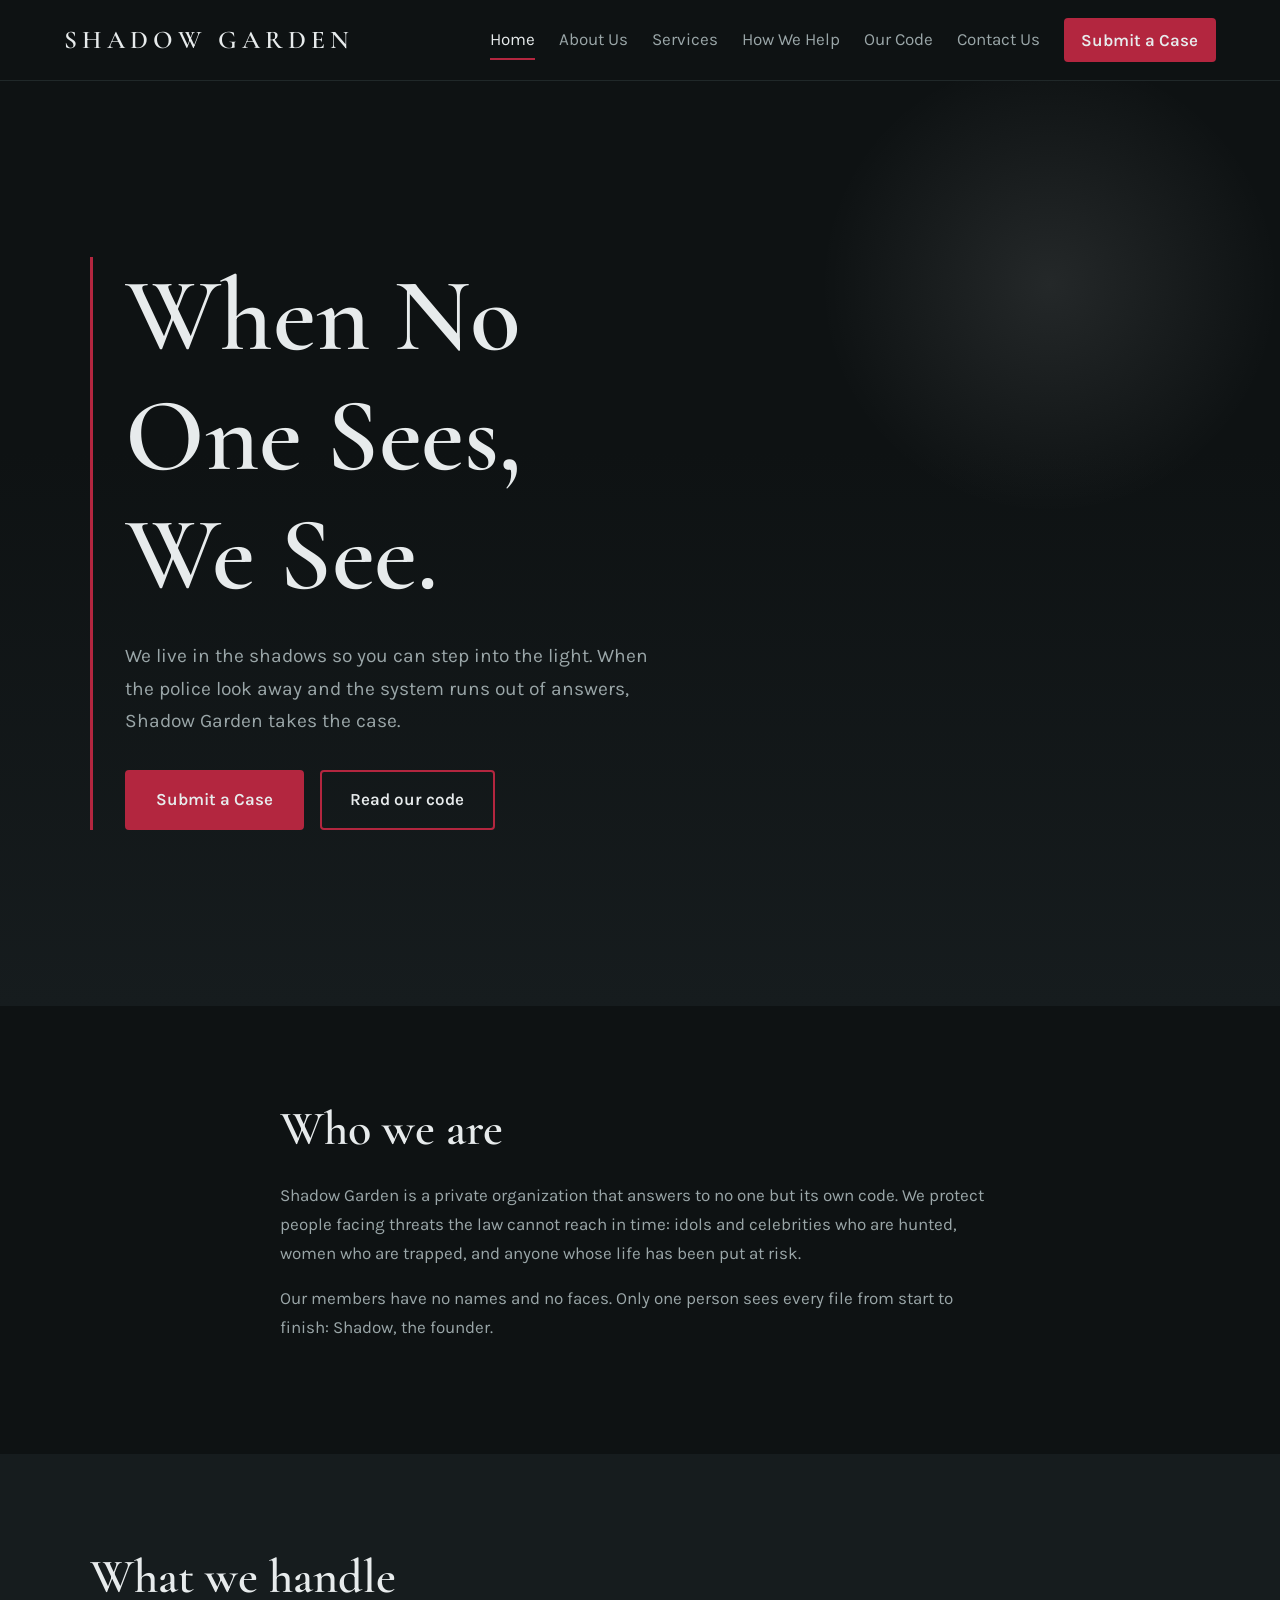
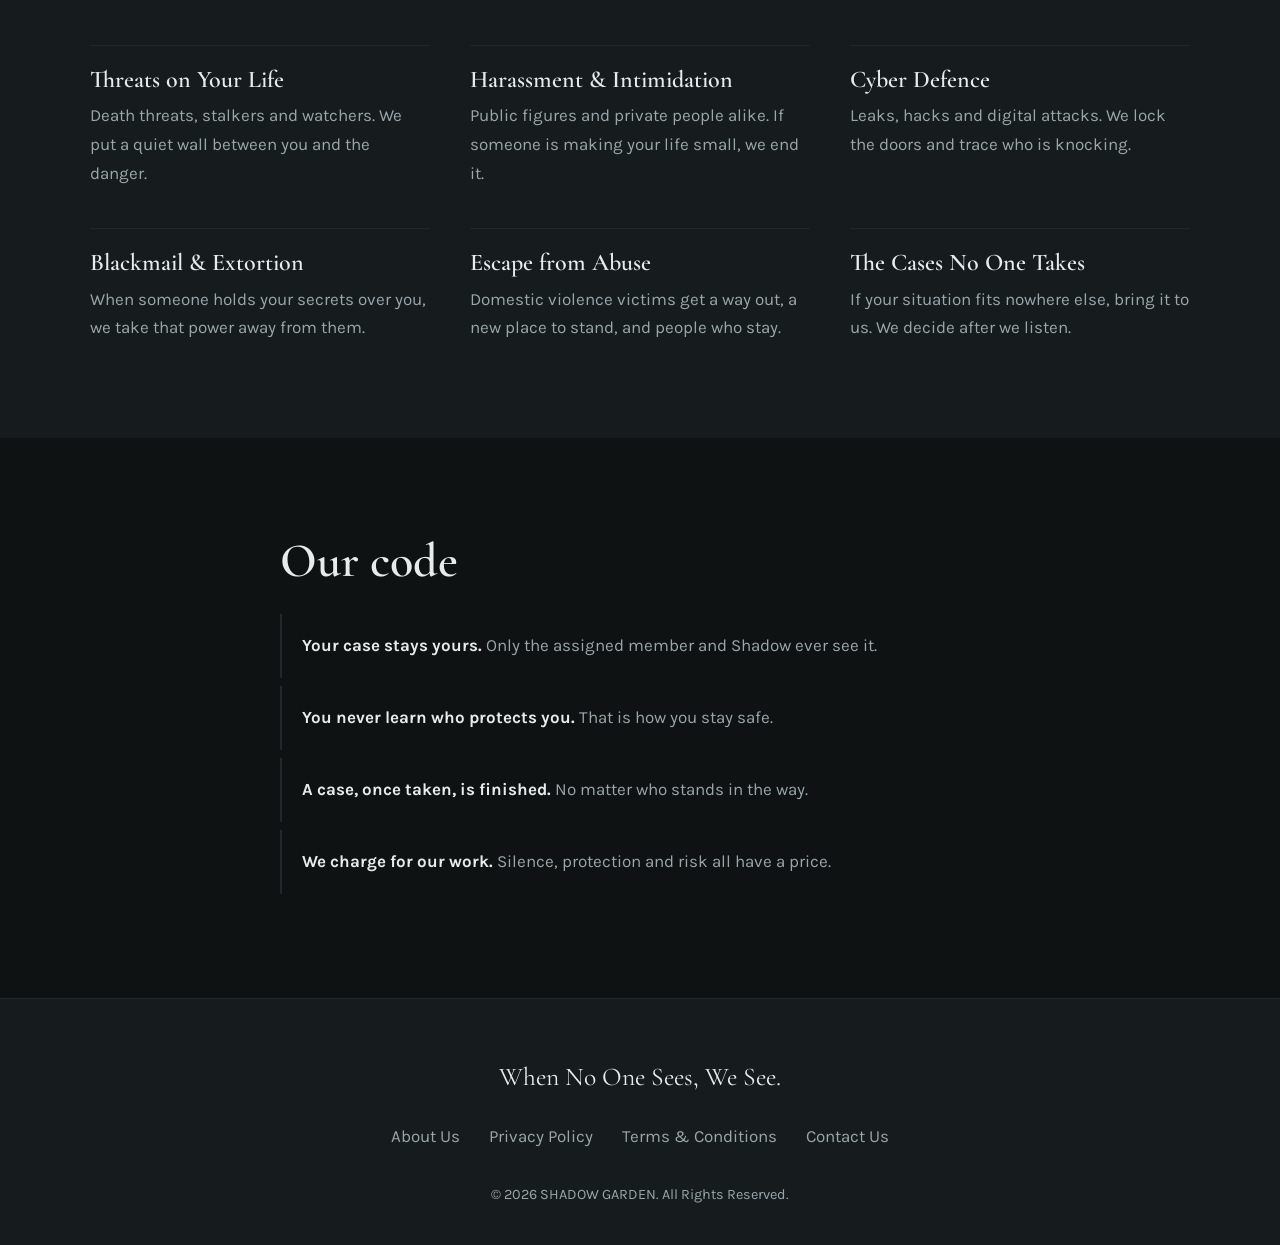
<file: index.html>
<!DOCTYPE html>
<html lang="en">
<head>
    <meta charset="UTF-8">
    <meta name="viewport" content="width=device-width, initial-scale=1.0">
    <meta name="description" content="SHADOW GARDEN is a private organization that takes the cases no one else will. Fictional project.">
    <title>SHADOW GARDEN | When No One Sees, We See.</title>
    <link rel="preconnect" href="https://fonts.googleapis.com">
    <link rel="preconnect" href="https://fonts.gstatic.com" crossorigin>
    <link href="https://fonts.googleapis.com/css2?family=Cormorant+Garamond:wght@500;600&family=Karla:wght@400;600&display=swap" rel="stylesheet">
    <link rel="stylesheet" href="css/style.css">
</head>
<body>

    <header class="site-header">
        <a class="logo" href="index.html" aria-label="SHADOW GARDEN home">SHADOW GARDEN</a>

        <nav class="main-nav" aria-label="Main navigation">
            <a href="index.html" aria-current="page">Home</a>
            <a href="aboutus.html">About Us</a>
            <a href="services.html">Services</a>
            <a href="how-we-help.html">How We Help</a>
            <a href="our-code.html">Our Code</a>
            <a href="contact.html">Contact Us</a>
            <a class="nav-cta" href="submit-case.html">Submit a Case</a>
        </nav>
    </header>

    <main>

        <section class="hero">
            <div class="hero-inner">
                <h1>When No One Sees, We See.</h1>
                <p class="hero-text">
                    We live in the shadows so you can step into the light.
                    When the police look away and the system runs out of answers,
                    Shadow Garden takes the case.
                </p>
                <div class="hero-actions">
                    <a class="btn btn-primary" href="submit-case.html">Submit a Case</a>
                    <a class="btn btn-ghost" href="our-code.html">Read our code</a>
                </div>
            </div>
        </section>

        <section class="about" id="who-we-are">
            <div class="container narrow">
                <h2>Who we are</h2>
                <p>
                    Shadow Garden is a private organization that answers to no one
                    but its own code. We protect people facing threats the law cannot
                    reach in time: idols and celebrities who are hunted, women who
                    are trapped, and anyone whose life has been put at risk.
                </p>
                <p>
                    Our members have no names and no faces. Only one person sees every
                    file from start to finish: Shadow, the founder.
                </p>
            </div>
        </section>

        <section class="services" id="services">
            <div class="container">
                <h2>What we handle</h2>
                <div class="service-grid">

                    <article class="service">
                        <h3>Threats on Your Life</h3>
                        <p>Death threats, stalkers and watchers. We put a quiet wall between you and the danger.</p>
                    </article>

                    <article class="service">
                        <h3>Harassment &amp; Intimidation</h3>
                        <p>Public figures and private people alike. If someone is making your life small, we end it.</p>
                    </article>

                    <article class="service">
                        <h3>Cyber Defence</h3>
                        <p>Leaks, hacks and digital attacks. We lock the doors and trace who is knocking.</p>
                    </article>

                    <article class="service">
                        <h3>Blackmail &amp; Extortion</h3>
                        <p>When someone holds your secrets over you, we take that power away from them.</p>
                    </article>

                    <article class="service">
                        <h3>Escape from Abuse</h3>
                        <p>Domestic violence victims get a way out, a new place to stand, and people who stay.</p>
                    </article>

                    <article class="service">
                        <h3>The Cases No One Takes</h3>
                        <p>If your situation fits nowhere else, bring it to us. We decide after we listen.</p>
                    </article>

                </div>
            </div>
        </section>

        <section class="code" id="our-code">
            <div class="container narrow">
                <h2>Our code</h2>
                <ul class="code-list">
                    <li><strong>Your case stays yours.</strong> Only the assigned member and Shadow ever see it.</li>
                    <li><strong>You never learn who protects you.</strong> That is how you stay safe.</li>
                    <li><strong>A case, once taken, is finished.</strong> No matter who stands in the way.</li>
                    <li><strong>We charge for our work.</strong> Silence, protection and risk all have a price.</li>
                </ul>
            </div>
        </section>

    </main>

    <footer class="site-footer">
        <p class="footer-tagline">When No One Sees, We See.</p>

        <nav class="footer-links" aria-label="Footer navigation">
            <a href="aboutus.html">About Us</a>
            <a href="privacy-policy.html">Privacy Policy</a>
            <a href="terms-and-conditions.html">Terms &amp; Conditions</a>
            <a href="contact.html">Contact Us</a>
        </nav>

        <p class="copyright">&copy; 2026 SHADOW GARDEN. All Rights Reserved.</p>
    </footer>

</body>
</html>
</file>
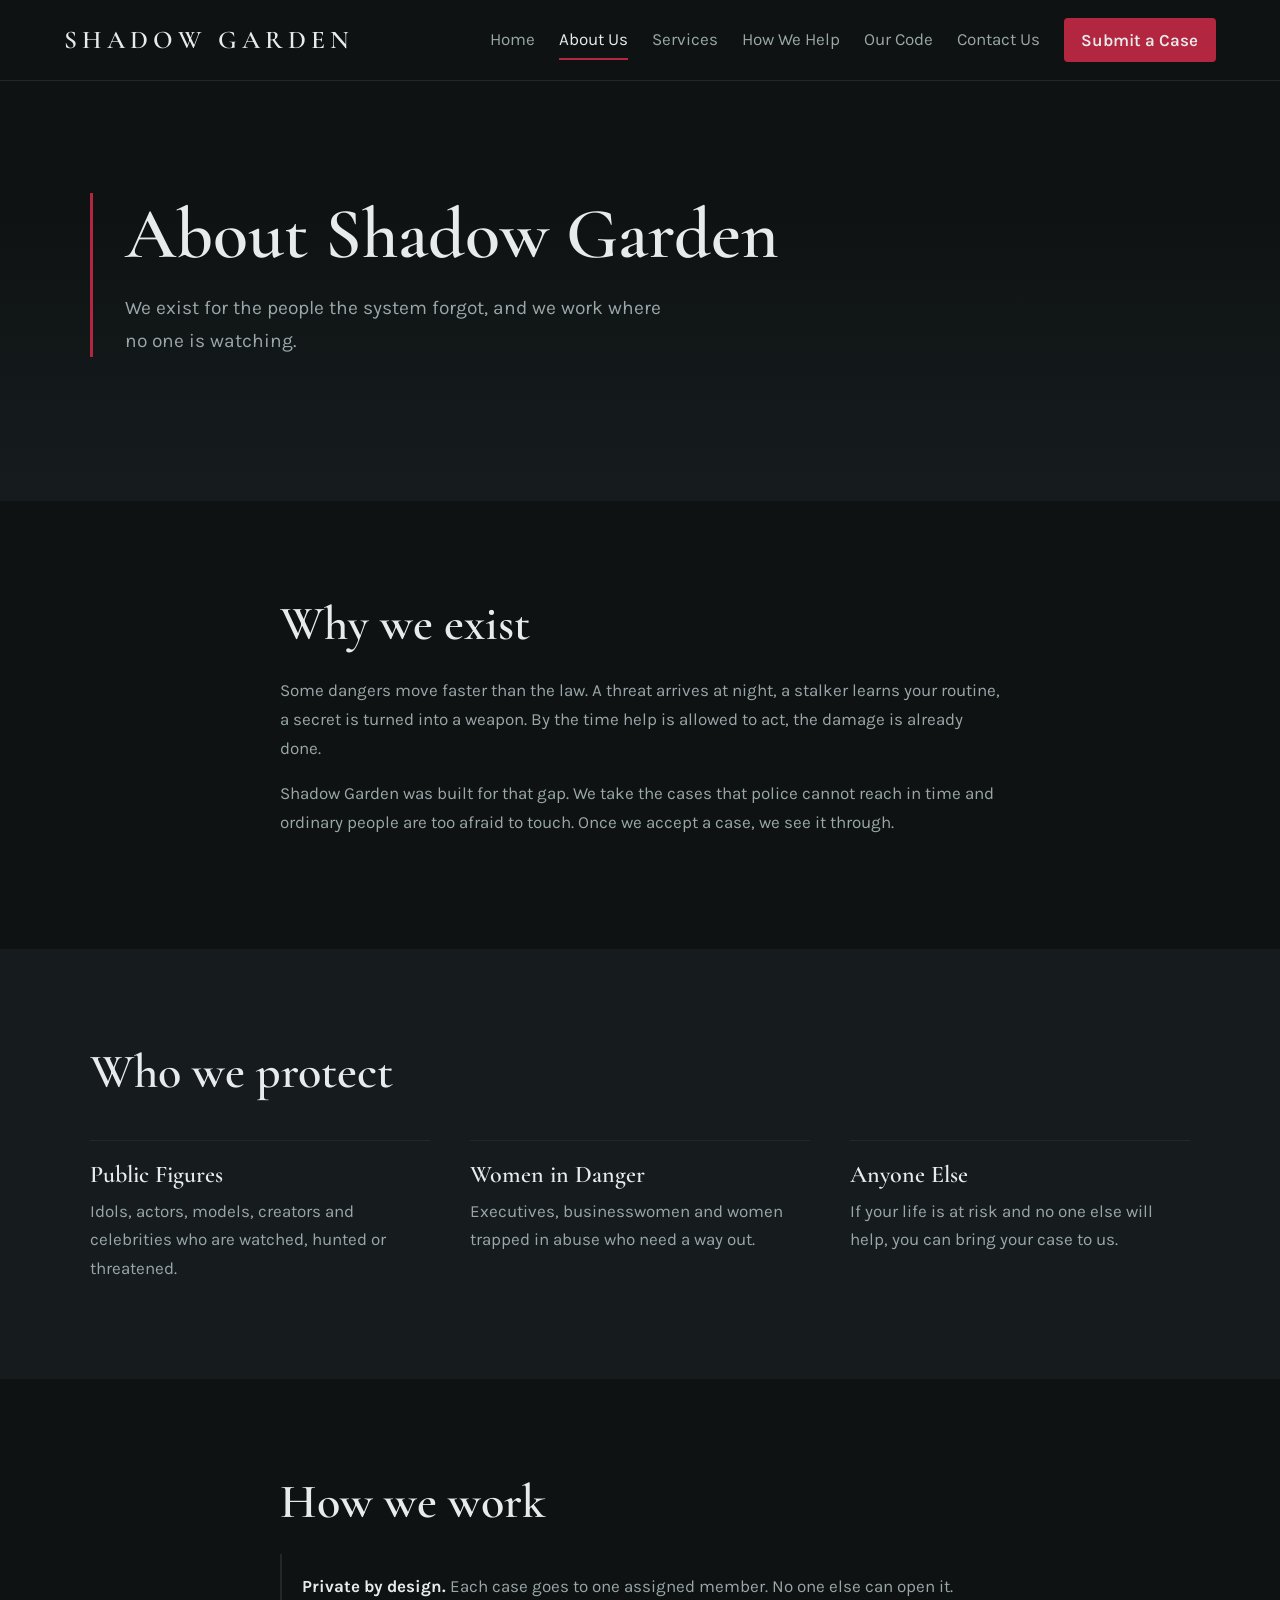
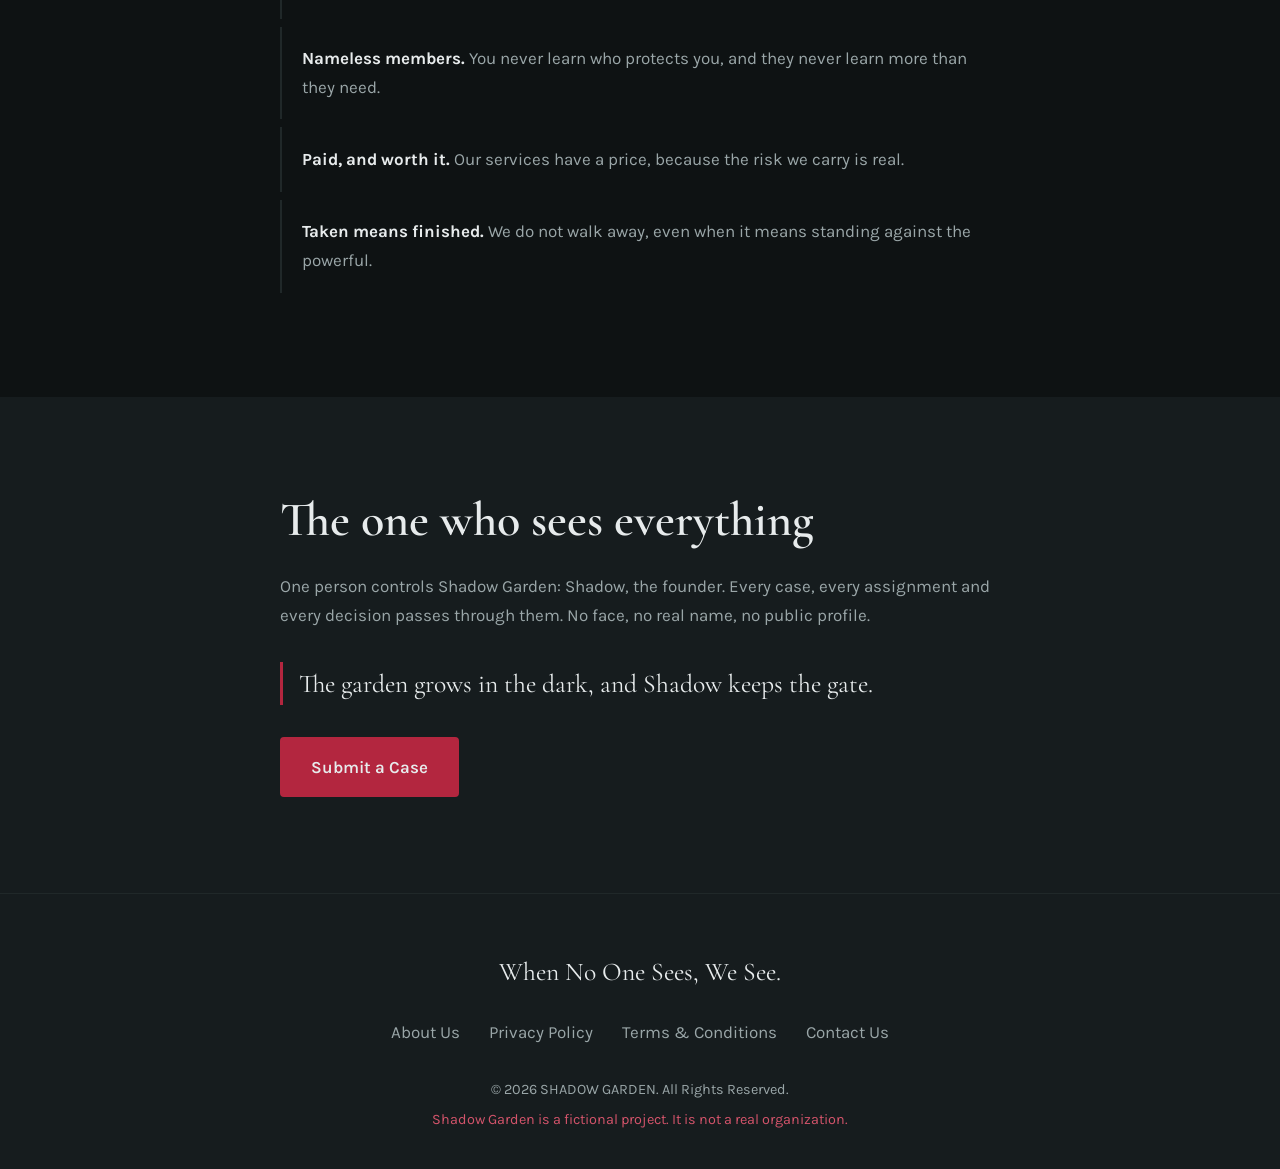
<file: aboutus.html>
<!DOCTYPE html>
<html lang="en">
<head>
    <meta charset="UTF-8">
    <meta name="viewport" content="width=device-width, initial-scale=1.0">
    <meta name="description" content="About SHADOW GARDEN, the private organization that takes the cases no one else will. Fictional project.">
    <title>About Us | SHADOW GARDEN</title>
    <link rel="preconnect" href="https://fonts.googleapis.com">
    <link rel="preconnect" href="https://fonts.gstatic.com" crossorigin>
    <link href="https://fonts.googleapis.com/css2?family=Cormorant+Garamond:wght@500;600&family=Karla:wght@400;600&display=swap" rel="stylesheet">
    <link rel="stylesheet" href="css/style.css">
</head>
<body>

    <header class="site-header">
        <a class="logo" href="index.html" aria-label="SHADOW GARDEN home">SHADOW GARDEN</a>

        <nav class="main-nav" aria-label="Main navigation">
            <a href="index.html">Home</a>
            <a href="aboutus.html" aria-current="page">About Us</a>
            <a href="services.html">Services</a>
            <a href="how-we-help.html">How We Help</a>
            <a href="our-code.html">Our Code</a>
            <a href="contact.html">Contact Us</a>
            <a class="nav-cta" href="submit-case.html">Submit a Case</a>
        </nav>
    </header>

    <main>

        <section class="page-hero">
            <div class="hero-inner">
                <h1>About Shadow Garden</h1>
                <p class="hero-text">
                    We exist for the people the system forgot, and we work
                    where no one is watching.
                </p>
            </div>
        </section>

        <section class="about">
            <div class="container narrow">
                <h2>Why we exist</h2>
                <p>
                    Some dangers move faster than the law. A threat arrives at night,
                    a stalker learns your routine, a secret is turned into a weapon.
                    By the time help is allowed to act, the damage is already done.
                </p>
                <p>
                    Shadow Garden was built for that gap. We take the cases that
                    police cannot reach in time and ordinary people are too afraid
                    to touch. Once we accept a case, we see it through.
                </p>
            </div>
        </section>

        <section class="services">
            <div class="container">
                <h2>Who we protect</h2>
                <div class="service-grid">

                    <article class="service">
                        <h3>Public Figures</h3>
                        <p>Idols, actors, models, creators and celebrities who are watched, hunted or threatened.</p>
                    </article>

                    <article class="service">
                        <h3>Women in Danger</h3>
                        <p>Executives, businesswomen and women trapped in abuse who need a way out.</p>
                    </article>

                    <article class="service">
                        <h3>Anyone Else</h3>
                        <p>If your life is at risk and no one else will help, you can bring your case to us.</p>
                    </article>

                </div>
            </div>
        </section>

        <section class="about">
            <div class="container narrow">
                <h2>How we work</h2>
                <ul class="code-list">
                    <li><strong>Private by design.</strong> Each case goes to one assigned member. No one else can open it.</li>
                    <li><strong>Nameless members.</strong> You never learn who protects you, and they never learn more than they need.</li>
                    <li><strong>Paid, and worth it.</strong> Our services have a price, because the risk we carry is real.</li>
                    <li><strong>Taken means finished.</strong> We do not walk away, even when it means standing against the powerful.</li>
                </ul>
            </div>
        </section>

        <section class="founder">
            <div class="container narrow">
                <h2>The one who sees everything</h2>
                <p>
                    One person controls Shadow Garden: Shadow, the founder. Every case,
                    every assignment and every decision passes through them.
                    No face, no real name, no public profile.
                </p>
                <p class="founder-note">
                    The garden grows in the dark, and Shadow keeps the gate.
                </p>
                <a class="btn btn-primary" href="submit-case.html">Submit a Case</a>
            </div>
        </section>

    </main>

    <footer class="site-footer">
        <p class="footer-tagline">When No One Sees, We See.</p>

        <nav class="footer-links" aria-label="Footer navigation">
            <a href="aboutus.html">About Us</a>
            <a href="privacy-policy.html">Privacy Policy</a>
            <a href="terms-and-conditions.html">Terms &amp; Conditions</a>
            <a href="contact.html">Contact Us</a>
        </nav>

        <p class="copyright">&copy; 2026 SHADOW GARDEN. All Rights Reserved.</p>
        <p class="fiction-note">Shadow Garden is a fictional project. It is not a real organization.</p>
    </footer>

</body>
</html>
</file>
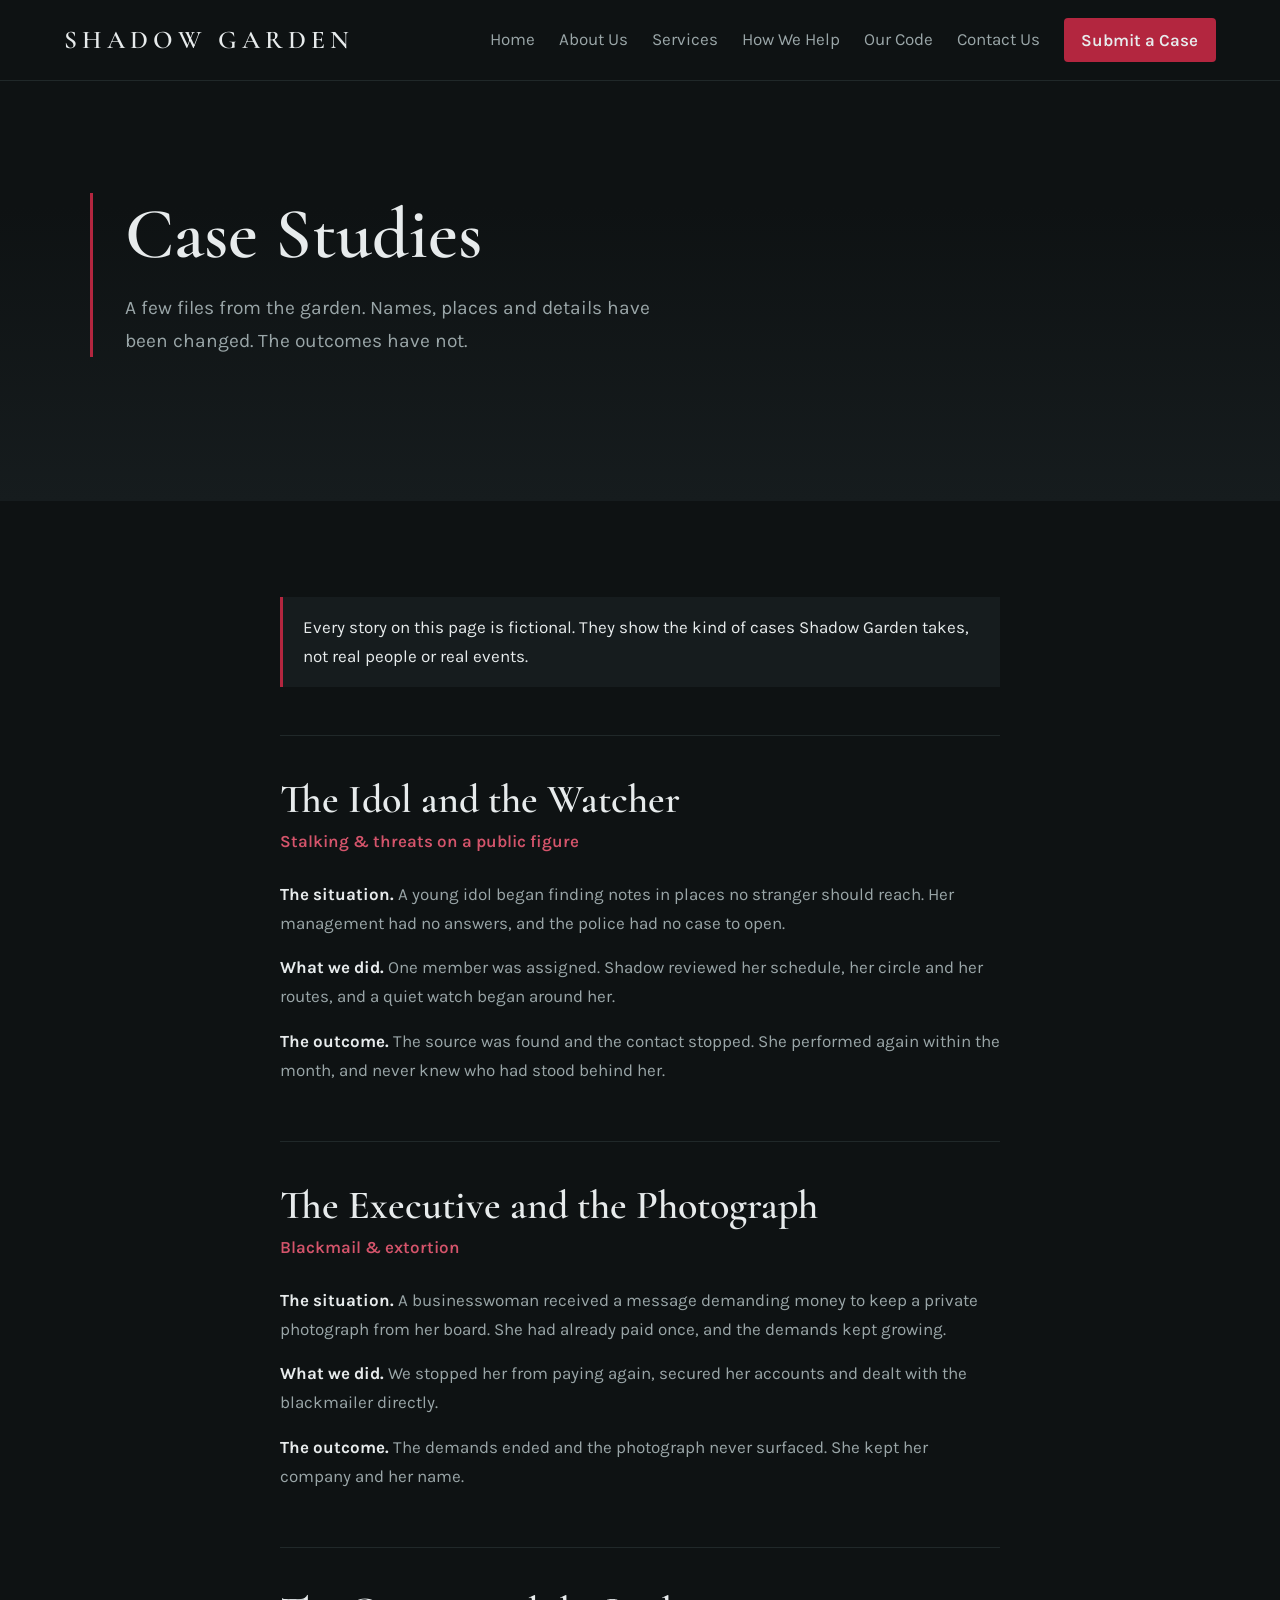
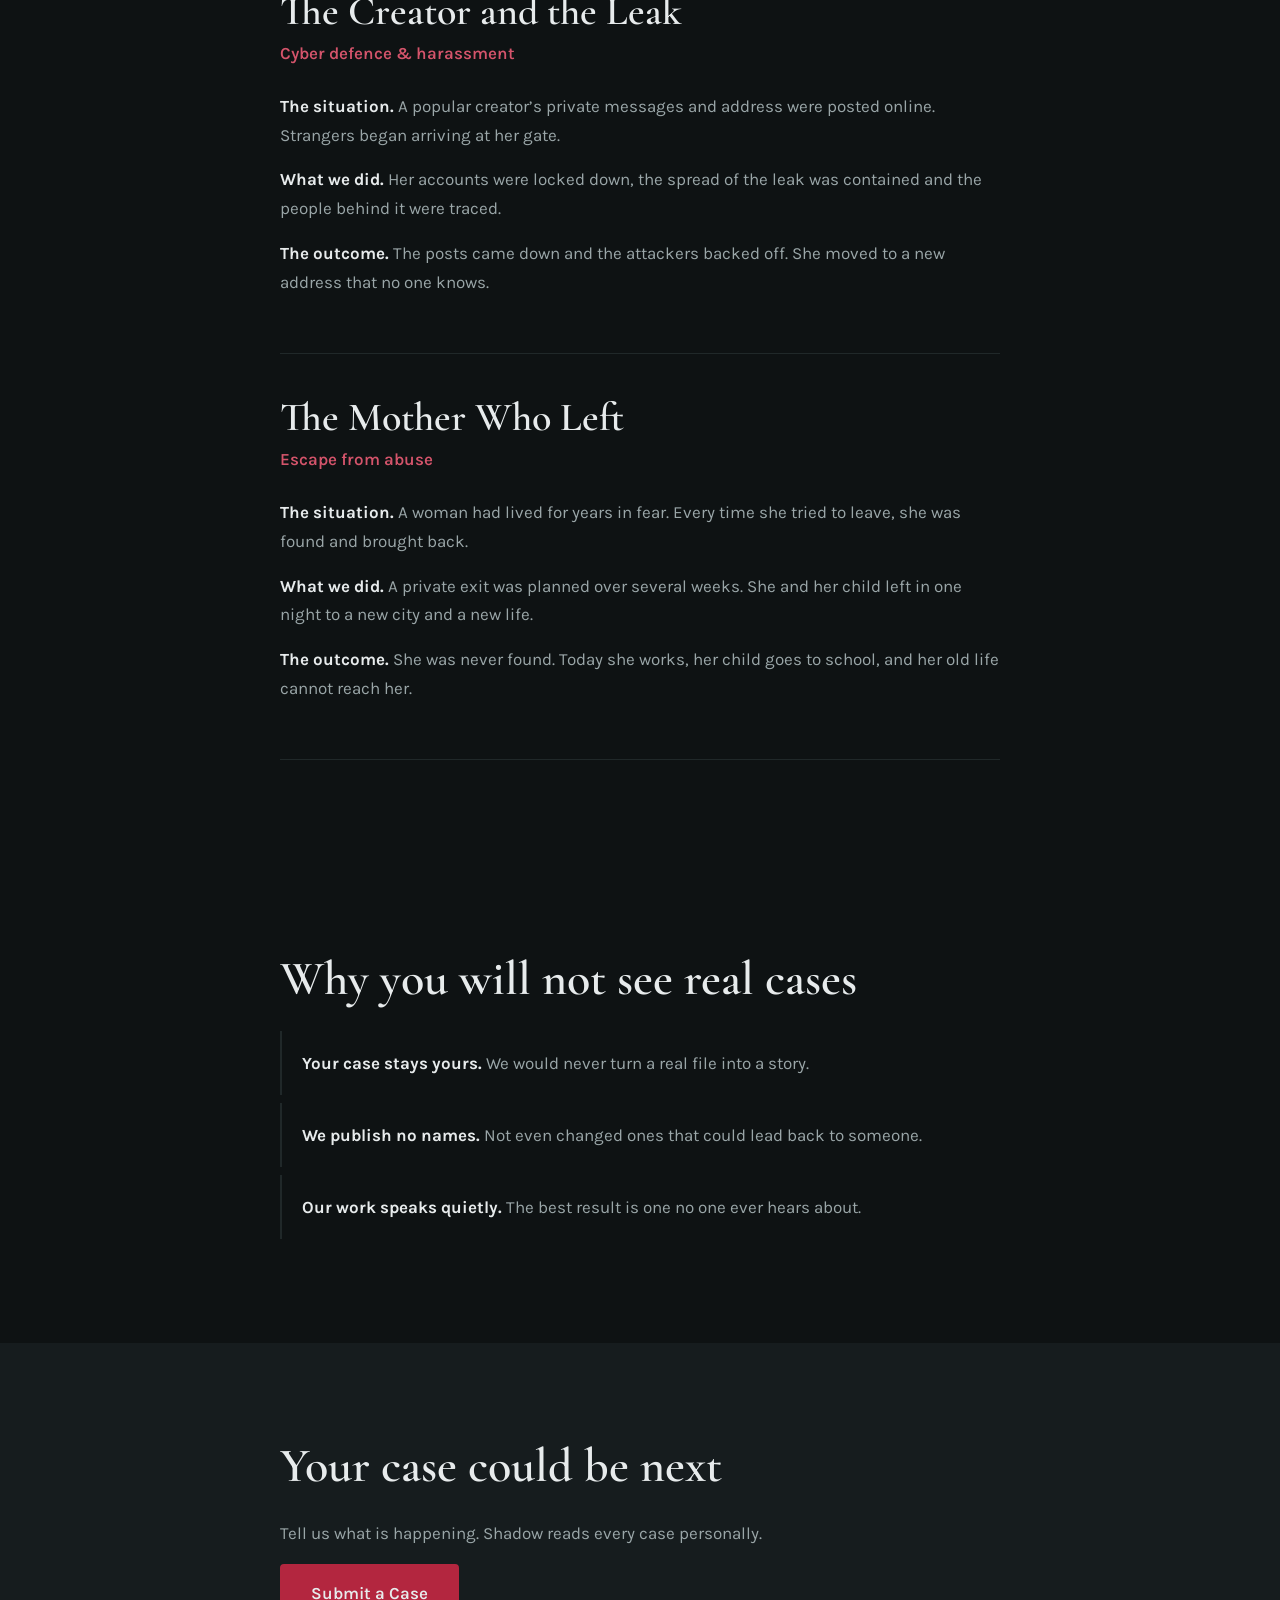
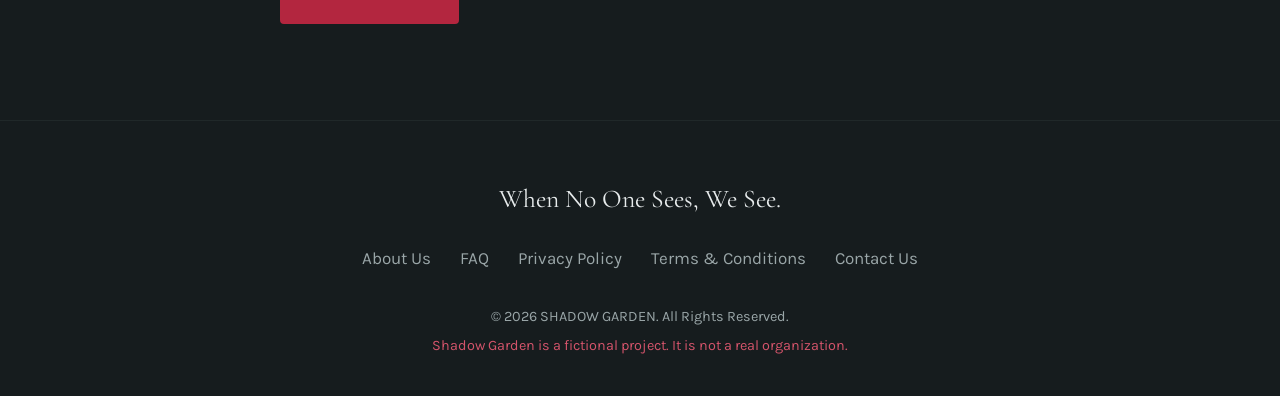
<file: case-studies.html>
<!DOCTYPE html>
<html lang="en">
<head>
    <meta charset="UTF-8">
    <meta name="viewport" content="width=device-width, initial-scale=1.0">
    <meta name="description" content="Case studies from SHADOW GARDEN. All stories are fictional. Fictional project.">
    <title>Case Studies | SHADOW GARDEN</title>
    <link rel="preconnect" href="https://fonts.googleapis.com">
    <link rel="preconnect" href="https://fonts.gstatic.com" crossorigin>
    <link href="https://fonts.googleapis.com/css2?family=Cormorant+Garamond:wght@500;600&family=Karla:wght@400;600&display=swap" rel="stylesheet">
    <link rel="stylesheet" href="css/style.css">
</head>
<body>

    <header class="site-header">
        <a class="logo" href="index.html" aria-label="SHADOW GARDEN home">SHADOW GARDEN</a>

        <nav class="main-nav" aria-label="Main navigation">
            <a href="index.html">Home</a>
            <a href="aboutus.html">About Us</a>
            <a href="services.html">Services</a>
            <a href="how-we-help.html">How We Help</a>
            <a href="our-code.html">Our Code</a>
            <a href="contact.html">Contact Us</a>
            <a class="nav-cta" href="submit-case.html">Submit a Case</a>
        </nav>
    </header>

    <main>

        <section class="page-hero">
            <div class="hero-inner">
                <h1>Case Studies</h1>
                <p class="hero-text">
                    A few files from the garden. Names, places and details have
                    been changed. The outcomes have not.
                </p>
            </div>
        </section>

        <section class="cases-section">
            <div class="container narrow">

                <p class="case-disclaimer">
                    Every story on this page is fictional. They show the kind of
                    cases Shadow Garden takes, not real people or real events.
                </p>

                <article class="case">
                    <h2>The Idol and the Watcher</h2>
                    <p class="case-type">Stalking &amp; threats on a public figure</p>

                    <p><strong>The situation.</strong> A young idol began finding notes in places no stranger should reach. Her management had no answers, and the police had no case to open.</p>
                    <p><strong>What we did.</strong> One member was assigned. Shadow reviewed her schedule, her circle and her routes, and a quiet watch began around her.</p>
                    <p><strong>The outcome.</strong> The source was found and the contact stopped. She performed again within the month, and never knew who had stood behind her.</p>
                </article>

                <article class="case">
                    <h2>The Executive and the Photograph</h2>
                    <p class="case-type">Blackmail &amp; extortion</p>

                    <p><strong>The situation.</strong> A businesswoman received a message demanding money to keep a private photograph from her board. She had already paid once, and the demands kept growing.</p>
                    <p><strong>What we did.</strong> We stopped her from paying again, secured her accounts and dealt with the blackmailer directly.</p>
                    <p><strong>The outcome.</strong> The demands ended and the photograph never surfaced. She kept her company and her name.</p>
                </article>

                <article class="case">
                    <h2>The Creator and the Leak</h2>
                    <p class="case-type">Cyber defence &amp; harassment</p>

                    <p><strong>The situation.</strong> A popular creator&rsquo;s private messages and address were posted online. Strangers began arriving at her gate.</p>
                    <p><strong>What we did.</strong> Her accounts were locked down, the spread of the leak was contained and the people behind it were traced.</p>
                    <p><strong>The outcome.</strong> The posts came down and the attackers backed off. She moved to a new address that no one knows.</p>
                </article>

                <article class="case">
                    <h2>The Mother Who Left</h2>
                    <p class="case-type">Escape from abuse</p>

                    <p><strong>The situation.</strong> A woman had lived for years in fear. Every time she tried to leave, she was found and brought back.</p>
                    <p><strong>What we did.</strong> A private exit was planned over several weeks. She and her child left in one night to a new city and a new life.</p>
                    <p><strong>The outcome.</strong> She was never found. Today she works, her child goes to school, and her old life cannot reach her.</p>
                </article>

            </div>
        </section>

        <section class="code">
            <div class="container narrow">
                <h2>Why you will not see real cases</h2>
                <ul class="code-list">
                    <li><strong>Your case stays yours.</strong> We would never turn a real file into a story.</li>
                    <li><strong>We publish no names.</strong> Not even changed ones that could lead back to someone.</li>
                    <li><strong>Our work speaks quietly.</strong> The best result is one no one ever hears about.</li>
                </ul>
            </div>
        </section>

        <section class="founder">
            <div class="container narrow">
                <h2>Your case could be next</h2>
                <p>Tell us what is happening. Shadow reads every case personally.</p>
                <a class="btn btn-primary" href="submit-case.html">Submit a Case</a>
            </div>
        </section>

    </main>

    <footer class="site-footer">
        <p class="footer-tagline">When No One Sees, We See.</p>

        <nav class="footer-links" aria-label="Footer navigation">
            <a href="aboutus.html">About Us</a>
            <a href="faq.html">FAQ</a>
            <a href="privacy-policy.html">Privacy Policy</a>
            <a href="terms-and-conditions.html">Terms &amp; Conditions</a>
            <a href="contact.html">Contact Us</a>
        </nav>

        <p class="copyright">&copy; 2026 SHADOW GARDEN. All Rights Reserved.</p>
        <p class="fiction-note">Shadow Garden is a fictional project. It is not a real organization.</p>
    </footer>

</body>
</html>
</file>
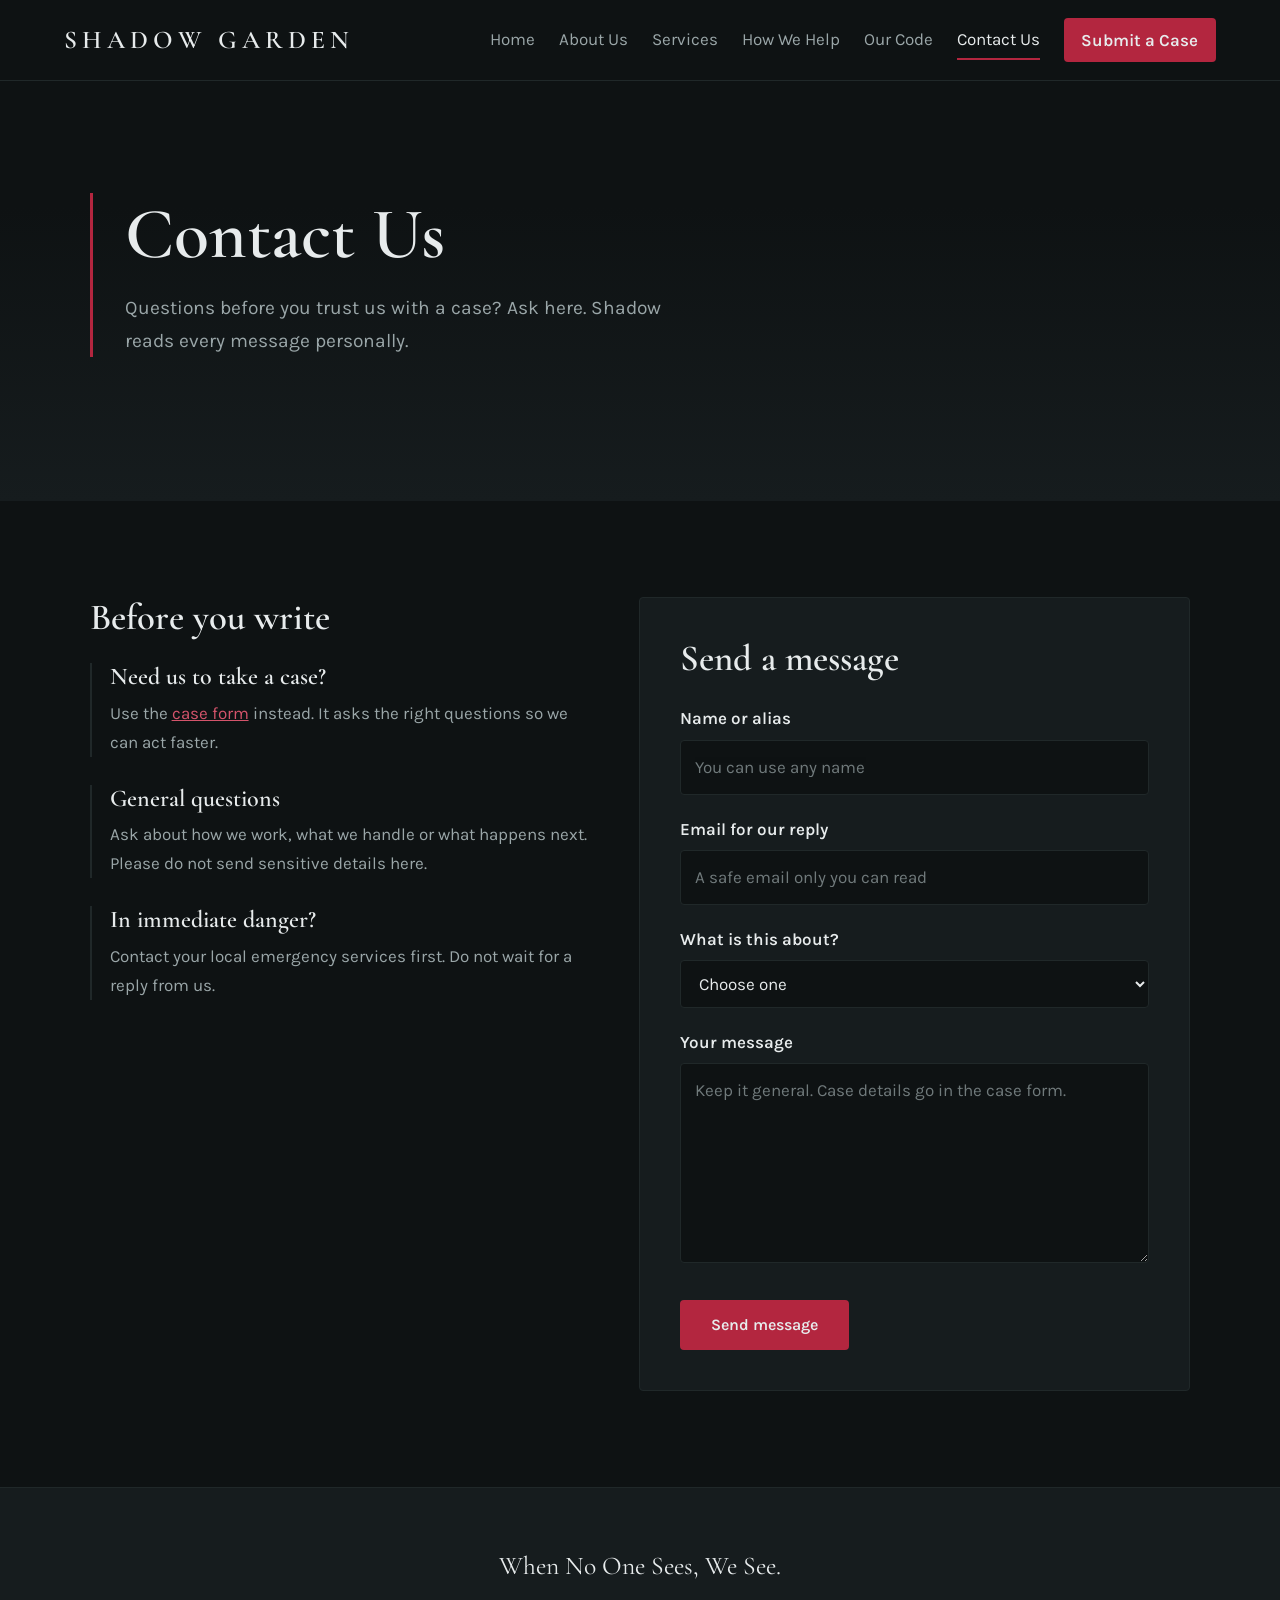
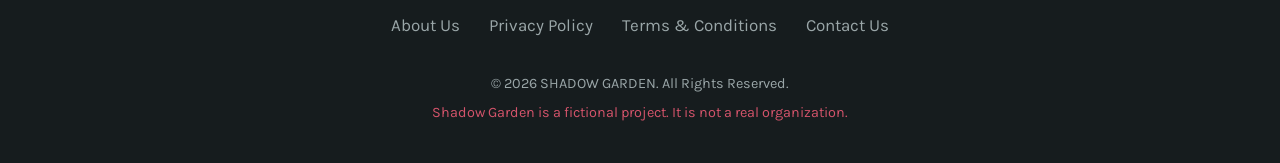
<file: contact.html>
<!DOCTYPE html>
<html lang="en">
<head>
    <meta charset="UTF-8">
    <meta name="viewport" content="width=device-width, initial-scale=1.0">
    <meta name="description" content="Contact SHADOW GARDEN. Fictional project.">
    <title>Contact Us | SHADOW GARDEN</title>
    <link rel="preconnect" href="https://fonts.googleapis.com">
    <link rel="preconnect" href="https://fonts.gstatic.com" crossorigin>
    <link href="https://fonts.googleapis.com/css2?family=Cormorant+Garamond:wght@500;600&family=Karla:wght@400;600&display=swap" rel="stylesheet">
    <link rel="stylesheet" href="css/style.css">
</head>
<body>

    <header class="site-header">
        <a class="logo" href="index.html" aria-label="SHADOW GARDEN home">SHADOW GARDEN</a>

        <nav class="main-nav" aria-label="Main navigation">
            <a href="index.html">Home</a>
            <a href="aboutus.html">About Us</a>
            <a href="services.html">Services</a>
            <a href="how-we-help.html">How We Help</a>
            <a href="our-code.html">Our Code</a>
            <a href="contact.html" aria-current="page">Contact Us</a>
            <a class="nav-cta" href="submit-case.html">Submit a Case</a>
        </nav>
    </header>

    <main>

        <section class="page-hero">
            <div class="hero-inner">
                <h1>Contact Us</h1>
                <p class="hero-text">
                    Questions before you trust us with a case? Ask here.
                    Shadow reads every message personally.
                </p>
            </div>
        </section>

        <section class="contact-section">
            <div class="container contact-grid">

                <div class="contact-info">
                    <h2>Before you write</h2>

                    <div class="contact-block">
                        <h3>Need us to take a case?</h3>
                        <p>Use the <a href="submit-case.html">case form</a> instead. It asks the right questions so we can act faster.</p>
                    </div>

                    <div class="contact-block">
                        <h3>General questions</h3>
                        <p>Ask about how we work, what we handle or what happens next. Please do not send sensitive details here.</p>
                    </div>

                    <div class="contact-block">
                        <h3>In immediate danger?</h3>
                        <p>Contact your local emergency services first. Do not wait for a reply from us.</p>
                    </div>
                </div>

                <form class="contact-form" action="#" method="post">
                    <h2>Send a message</h2>

                    <label for="name">Name or alias</label>
                    <input type="text" id="name" name="name" placeholder="You can use any name" required>

                    <label for="email">Email for our reply</label>
                    <input type="email" id="email" name="email" placeholder="A safe email only you can read" required>

                    <label for="topic">What is this about?</label>
                    <select id="topic" name="topic" required>
                        <option value="" disabled selected>Choose one</option>
                        <option value="question">A question about your work</option>
                        <option value="pricing">How pricing works</option>
                        <option value="privacy">Privacy and safety of my information</option>
                        <option value="other">Something else</option>
                    </select>

                    <label for="message">Your message</label>
                    <textarea id="message" name="message" rows="6" placeholder="Keep it general. Case details go in the case form." required></textarea>

                    <button class="btn btn-primary" type="submit">Send message</button>
                </form>

            </div>
        </section>

    </main>

    <footer class="site-footer">
        <p class="footer-tagline">When No One Sees, We See.</p>

        <nav class="footer-links" aria-label="Footer navigation">
            <a href="aboutus.html">About Us</a>
            <a href="privacy-policy.html">Privacy Policy</a>
            <a href="terms-and-conditions.html">Terms &amp; Conditions</a>
            <a href="contact.html">Contact Us</a>
        </nav>

        <p class="copyright">&copy; 2026 SHADOW GARDEN. All Rights Reserved.</p>
        <p class="fiction-note">Shadow Garden is a fictional project. It is not a real organization.</p>
    </footer>

</body>
</html>
</file>
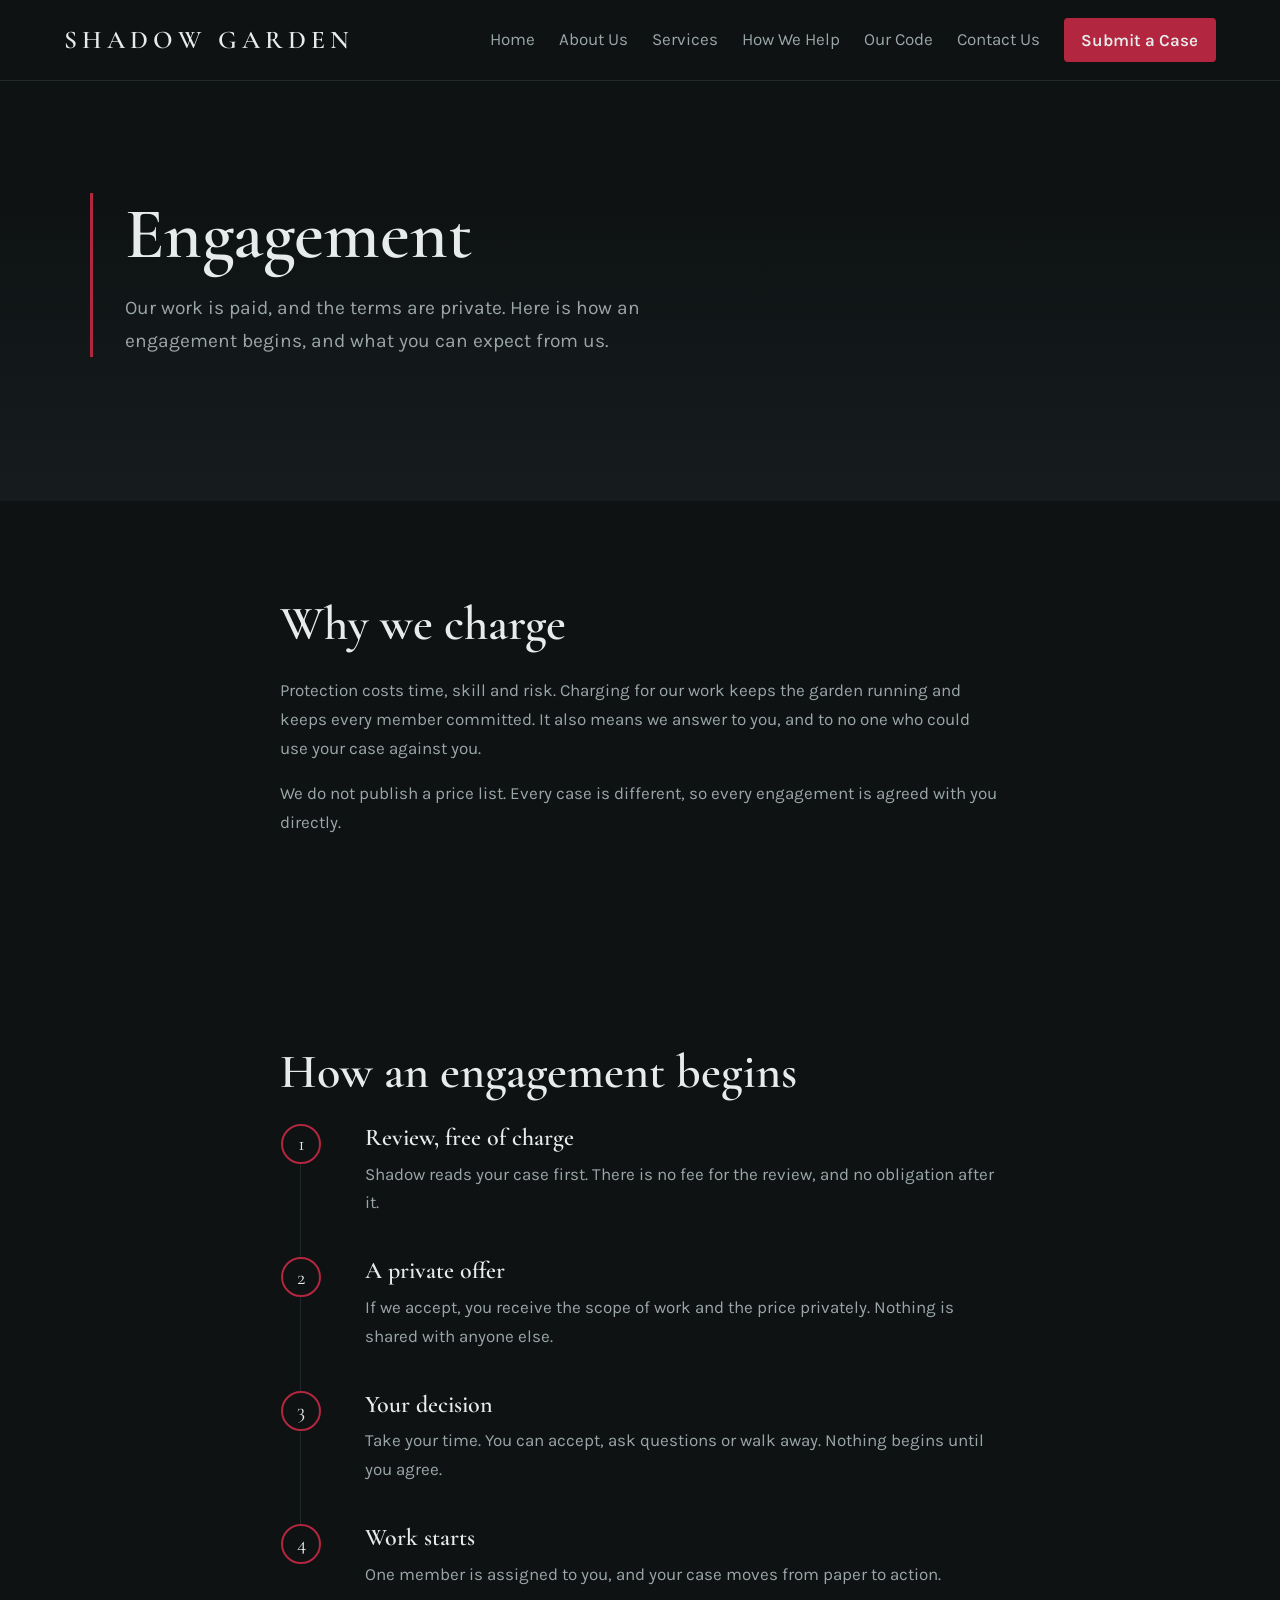
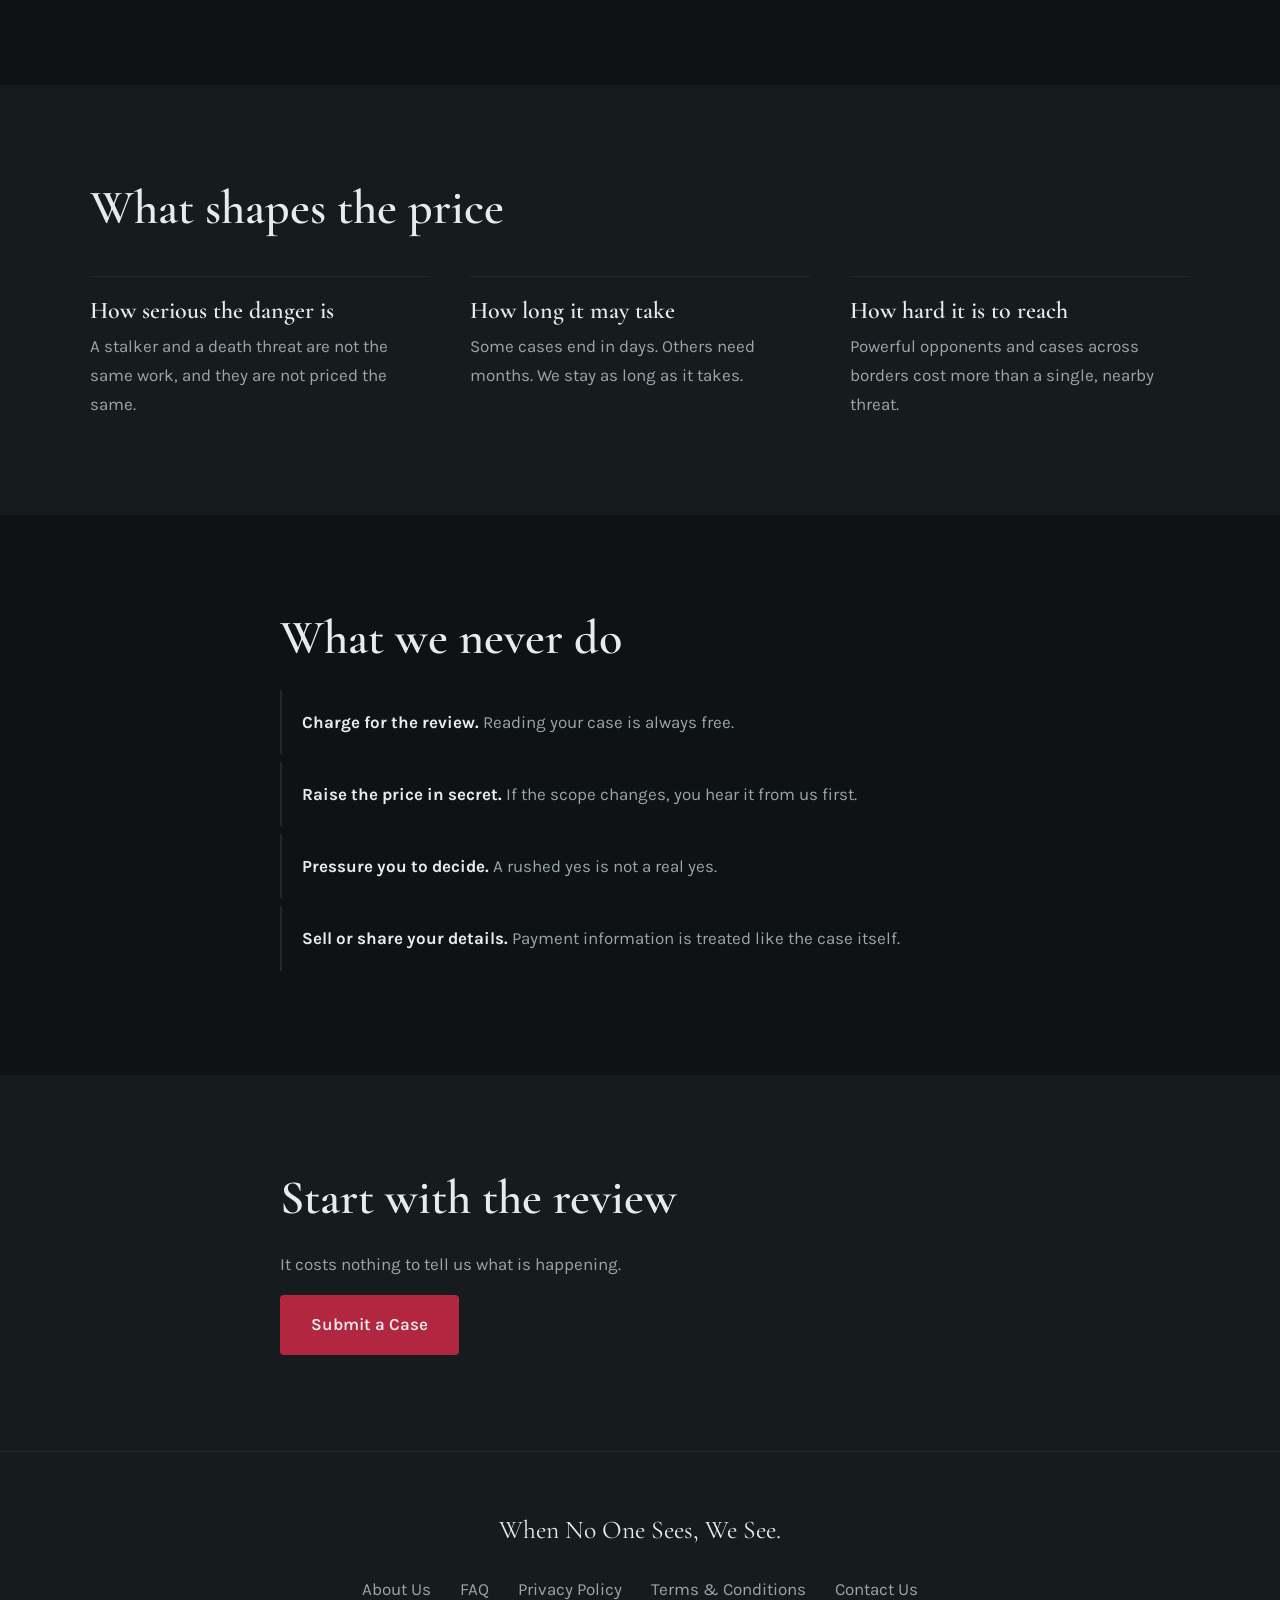
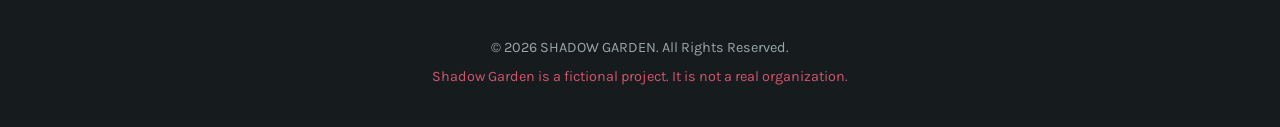
<file: engagement.html>
<!DOCTYPE html>
<html lang="en">
<head>
    <meta charset="UTF-8">
    <meta name="viewport" content="width=device-width, initial-scale=1.0">
    <meta name="description" content="How an engagement with SHADOW GARDEN begins, what it costs and what we never do. Fictional project.">
    <title>Engagement | SHADOW GARDEN</title>
    <link rel="preconnect" href="https://fonts.googleapis.com">
    <link rel="preconnect" href="https://fonts.gstatic.com" crossorigin>
    <link href="https://fonts.googleapis.com/css2?family=Cormorant+Garamond:wght@500;600&family=Karla:wght@400;600&display=swap" rel="stylesheet">
    <link rel="stylesheet" href="css/style.css">
</head>
<body>

    <header class="site-header">
        <a class="logo" href="index.html" aria-label="SHADOW GARDEN home">SHADOW GARDEN</a>

        <nav class="main-nav" aria-label="Main navigation">
            <a href="index.html">Home</a>
            <a href="aboutus.html">About Us</a>
            <a href="services.html">Services</a>
            <a href="how-we-help.html">How We Help</a>
            <a href="our-code.html">Our Code</a>
            <a href="contact.html">Contact Us</a>
            <a class="nav-cta" href="submit-case.html">Submit a Case</a>
        </nav>
    </header>

    <main>

        <section class="page-hero">
            <div class="hero-inner">
                <h1>Engagement</h1>
                <p class="hero-text">
                    Our work is paid, and the terms are private. Here is how an
                    engagement begins, and what you can expect from us.
                </p>
            </div>
        </section>

        <section class="about">
            <div class="container narrow">
                <h2>Why we charge</h2>
                <p>
                    Protection costs time, skill and risk. Charging for our work
                    keeps the garden running and keeps every member committed.
                    It also means we answer to you, and to no one who could use
                    your case against you.
                </p>
                <p>
                    We do not publish a price list. Every case is different, so
                    every engagement is agreed with you directly.
                </p>
            </div>
        </section>

        <section class="steps-section">
            <div class="container narrow">
                <h2>How an engagement begins</h2>
                <ol class="steps">

                    <li>
                        <h3>Review, free of charge</h3>
                        <p>
                            Shadow reads your case first. There is no fee for the review,
                            and no obligation after it.
                        </p>
                    </li>

                    <li>
                        <h3>A private offer</h3>
                        <p>
                            If we accept, you receive the scope of work and the price
                            privately. Nothing is shared with anyone else.
                        </p>
                    </li>

                    <li>
                        <h3>Your decision</h3>
                        <p>
                            Take your time. You can accept, ask questions or walk away.
                            Nothing begins until you agree.
                        </p>
                    </li>

                    <li>
                        <h3>Work starts</h3>
                        <p>
                            One member is assigned to you, and your case moves
                            from paper to action.
                        </p>
                    </li>

                </ol>
            </div>
        </section>

        <section class="services">
            <div class="container">
                <h2>What shapes the price</h2>
                <div class="service-grid">

                    <article class="service">
                        <h3>How serious the danger is</h3>
                        <p>A stalker and a death threat are not the same work, and they are not priced the same.</p>
                    </article>

                    <article class="service">
                        <h3>How long it may take</h3>
                        <p>Some cases end in days. Others need months. We stay as long as it takes.</p>
                    </article>

                    <article class="service">
                        <h3>How hard it is to reach</h3>
                        <p>Powerful opponents and cases across borders cost more than a single, nearby threat.</p>
                    </article>

                </div>
            </div>
        </section>

        <section class="code">
            <div class="container narrow">
                <h2>What we never do</h2>
                <ul class="code-list">
                    <li><strong>Charge for the review.</strong> Reading your case is always free.</li>
                    <li><strong>Raise the price in secret.</strong> If the scope changes, you hear it from us first.</li>
                    <li><strong>Pressure you to decide.</strong> A rushed yes is not a real yes.</li>
                    <li><strong>Sell or share your details.</strong> Payment information is treated like the case itself.</li>
                </ul>
            </div>
        </section>

        <section class="founder">
            <div class="container narrow">
                <h2>Start with the review</h2>
                <p>It costs nothing to tell us what is happening.</p>
                <a class="btn btn-primary" href="submit-case.html">Submit a Case</a>
            </div>
        </section>

    </main>

    <footer class="site-footer">
        <p class="footer-tagline">When No One Sees, We See.</p>

        <nav class="footer-links" aria-label="Footer navigation">
            <a href="aboutus.html">About Us</a>
            <a href="faq.html">FAQ</a>
            <a href="privacy-policy.html">Privacy Policy</a>
            <a href="terms-and-conditions.html">Terms &amp; Conditions</a>
            <a href="contact.html">Contact Us</a>
        </nav>

        <p class="copyright">&copy; 2026 SHADOW GARDEN. All Rights Reserved.</p>
        <p class="fiction-note">Shadow Garden is a fictional project. It is not a real organization.</p>
    </footer>

</body>
</html>
</file>
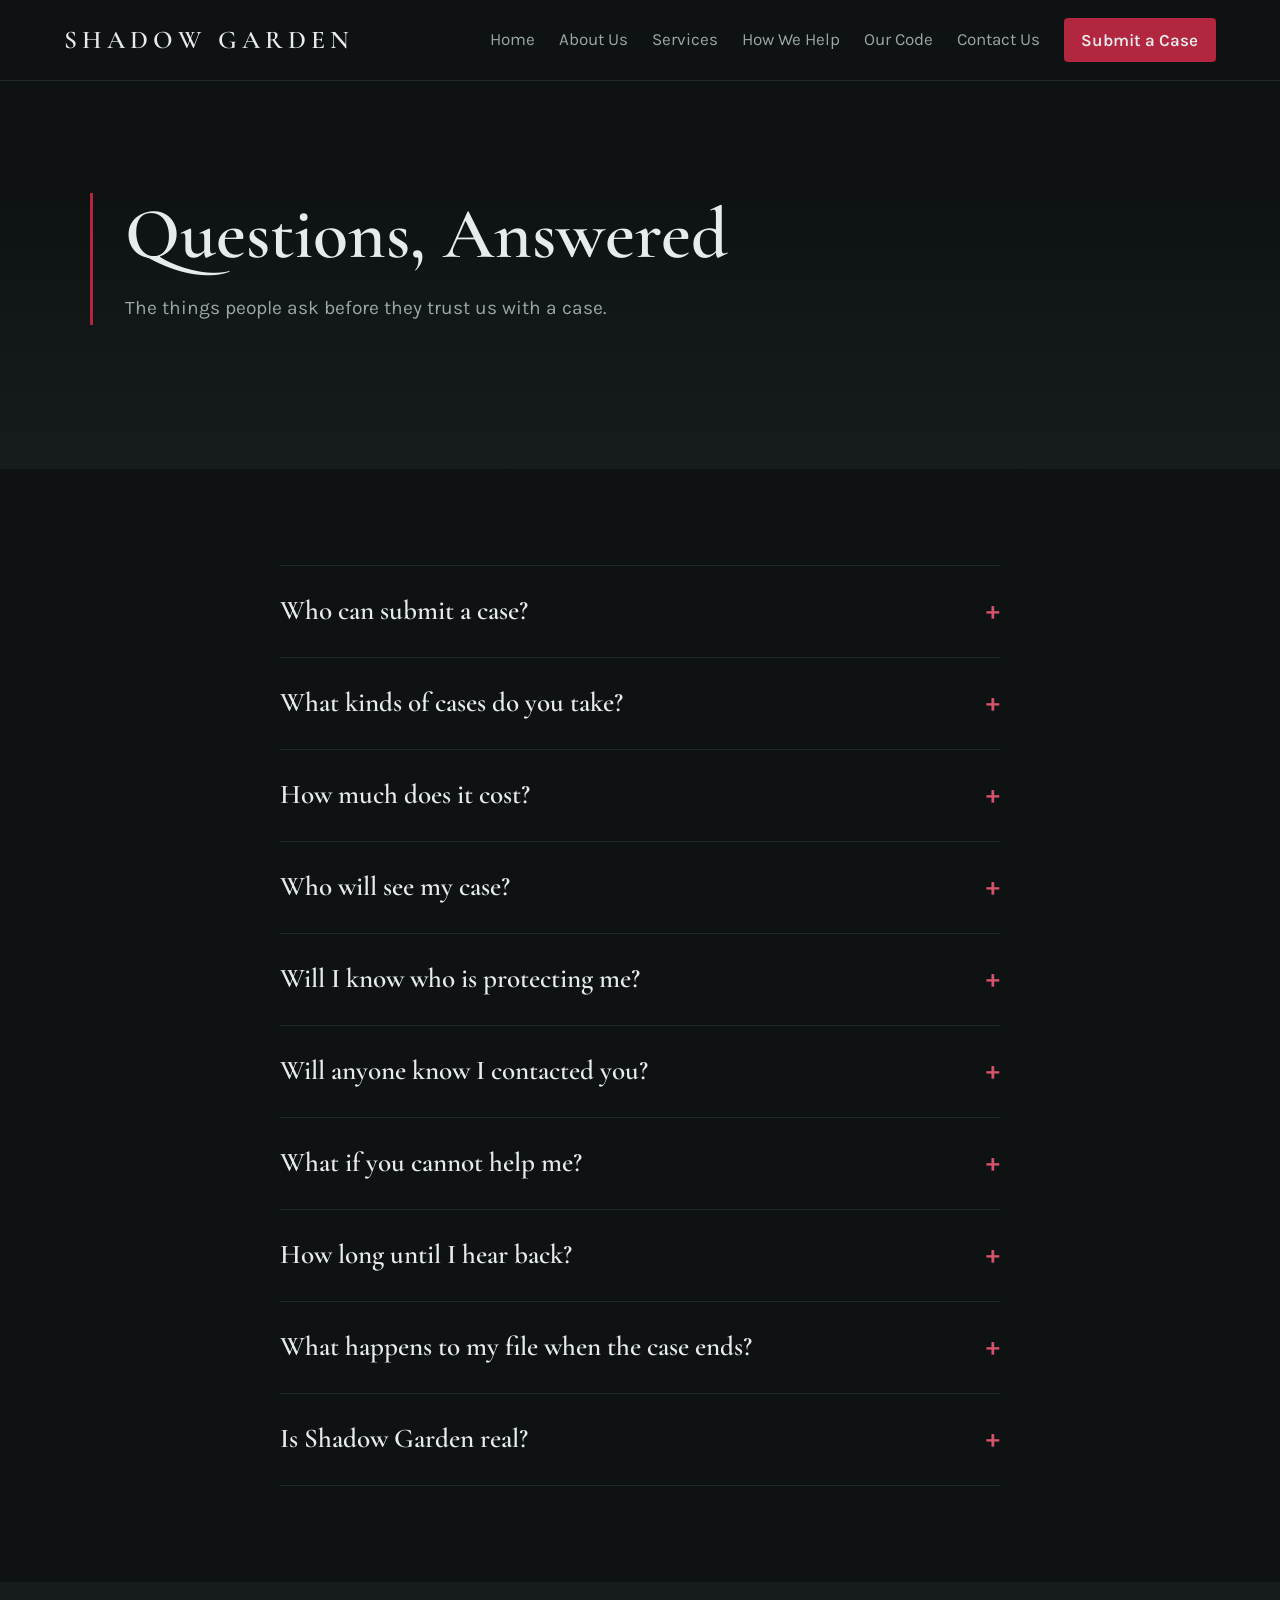
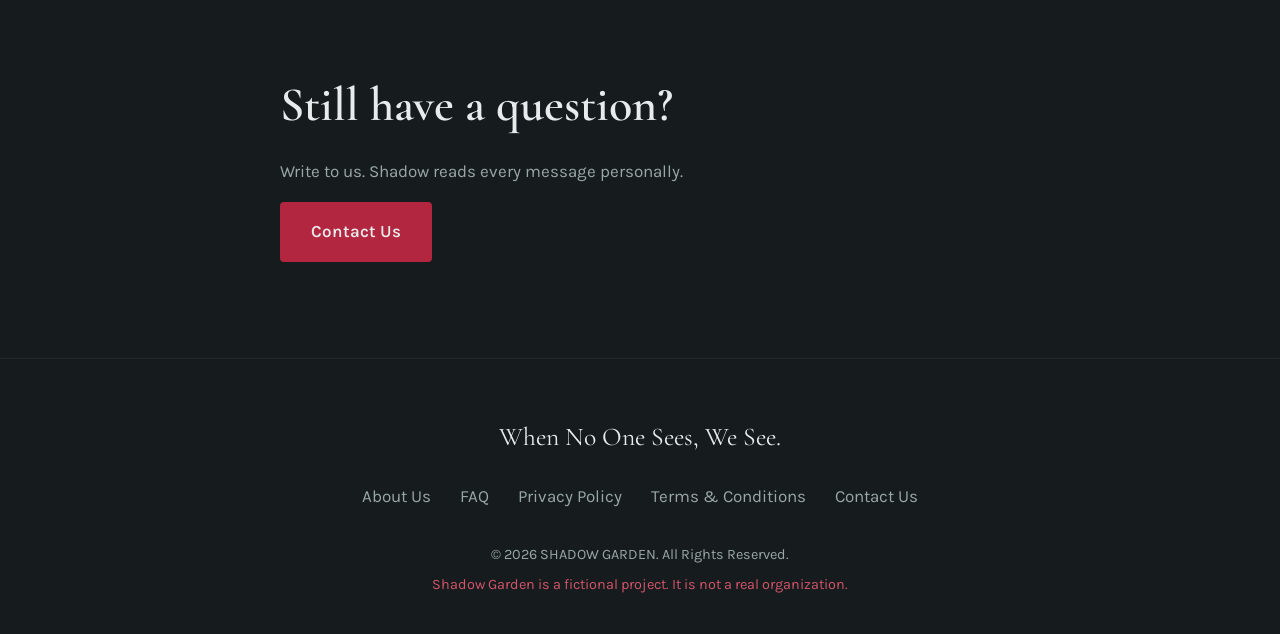
<file: faq.html>
<!DOCTYPE html>
<html lang="en">
<head>
    <meta charset="UTF-8">
    <meta name="viewport" content="width=device-width, initial-scale=1.0">
    <meta name="description" content="Frequently asked questions about SHADOW GARDEN. Fictional project.">
    <title>FAQ | SHADOW GARDEN</title>
    <link rel="preconnect" href="https://fonts.googleapis.com">
    <link rel="preconnect" href="https://fonts.gstatic.com" crossorigin>
    <link href="https://fonts.googleapis.com/css2?family=Cormorant+Garamond:wght@500;600&family=Karla:wght@400;600&display=swap" rel="stylesheet">
    <link rel="stylesheet" href="css/style.css">
</head>
<body>

    <header class="site-header">
        <a class="logo" href="index.html" aria-label="SHADOW GARDEN home">SHADOW GARDEN</a>

        <nav class="main-nav" aria-label="Main navigation">
            <a href="index.html">Home</a>
            <a href="aboutus.html">About Us</a>
            <a href="services.html">Services</a>
            <a href="how-we-help.html">How We Help</a>
            <a href="our-code.html">Our Code</a>
            <a href="contact.html">Contact Us</a>
            <a class="nav-cta" href="submit-case.html">Submit a Case</a>
        </nav>
    </header>

    <main>

        <section class="page-hero">
            <div class="hero-inner">
                <h1>Questions, Answered</h1>
                <p class="hero-text">
                    The things people ask before they trust us with a case.
                </p>
            </div>
        </section>

        <section class="faq-section">
            <div class="container narrow">

                <div class="faq-list">

                    <details>
                        <summary>Who can submit a case?</summary>
                        <p>
                            Anyone whose safety is at risk. We mainly protect women and public
                            figures such as idols, actors, models and creators, but we also
                            listen to anyone else who has nowhere else to turn.
                        </p>
                    </details>

                    <details>
                        <summary>What kinds of cases do you take?</summary>
                        <p>
                            Threats on your life, harassment, cyber attacks, blackmail,
                            extortion and escape from abuse. If your case is something
                            else, send it anyway. Shadow decides after reading it.
                        </p>
                    </details>

                    <details>
                        <summary>How much does it cost?</summary>
                        <p>
                            Our work is paid, and the price depends on your case.
                            We discuss it privately with you before anything starts.
                            Nothing begins without your agreement.
                        </p>
                    </details>

                    <details>
                        <summary>Who will see my case?</summary>
                        <p>
                            Only the member assigned to you and Shadow, the founder.
                            No one else can open your file.
                        </p>
                    </details>

                    <details>
                        <summary>Will I know who is protecting me?</summary>
                        <p>
                            No. Our members have no names and no faces. That is how both
                            you and they stay safe.
                        </p>
                    </details>

                    <details>
                        <summary>Will anyone know I contacted you?</summary>
                        <p>
                            We keep every case private. To help, use a safe email and
                            a device only you control. Never write to us from a device
                            someone else can read.
                        </p>
                    </details>

                    <details>
                        <summary>What if you cannot help me?</summary>
                        <p>
                            We will tell you early and honestly. We never promise what
                            we cannot deliver.
                        </p>
                    </details>

                    <details>
                        <summary>How long until I hear back?</summary>
                        <p>
                            Shadow reads every case personally, so the time varies.
                            Mark the case as urgent in the form if it is happening now.
                            If you are in immediate danger, call your local emergency services first.
                        </p>
                    </details>

                    <details>
                        <summary>What happens to my file when the case ends?</summary>
                        <p>
                            When your case closes, the file is sealed and removed,
                            except where the law requires us to keep something.
                        </p>
                    </details>

                    <details>
                        <summary>Is Shadow Garden real?</summary>
                        <p>
                            No. Shadow Garden is a fictional project. It is not a real
                            organization and cannot help with real cases. If you need
                            help, please contact your local emergency services or a
                            trusted support organization.
                        </p>
                    </details>

                </div>

            </div>
        </section>

        <section class="founder">
            <div class="container narrow">
                <h2>Still have a question?</h2>
                <p>Write to us. Shadow reads every message personally.</p>
                <a class="btn btn-primary" href="contact.html">Contact Us</a>
            </div>
        </section>

    </main>

    <footer class="site-footer">
        <p class="footer-tagline">When No One Sees, We See.</p>

        <nav class="footer-links" aria-label="Footer navigation">
            <a href="aboutus.html">About Us</a>
            <a href="faq.html">FAQ</a>
            <a href="privacy-policy.html">Privacy Policy</a>
            <a href="terms-and-conditions.html">Terms &amp; Conditions</a>
            <a href="contact.html">Contact Us</a>
        </nav>

        <p class="copyright">&copy; 2026 SHADOW GARDEN. All Rights Reserved.</p>
        <p class="fiction-note">Shadow Garden is a fictional project. It is not a real organization.</p>
    </footer>

</body>
</html>
</file>
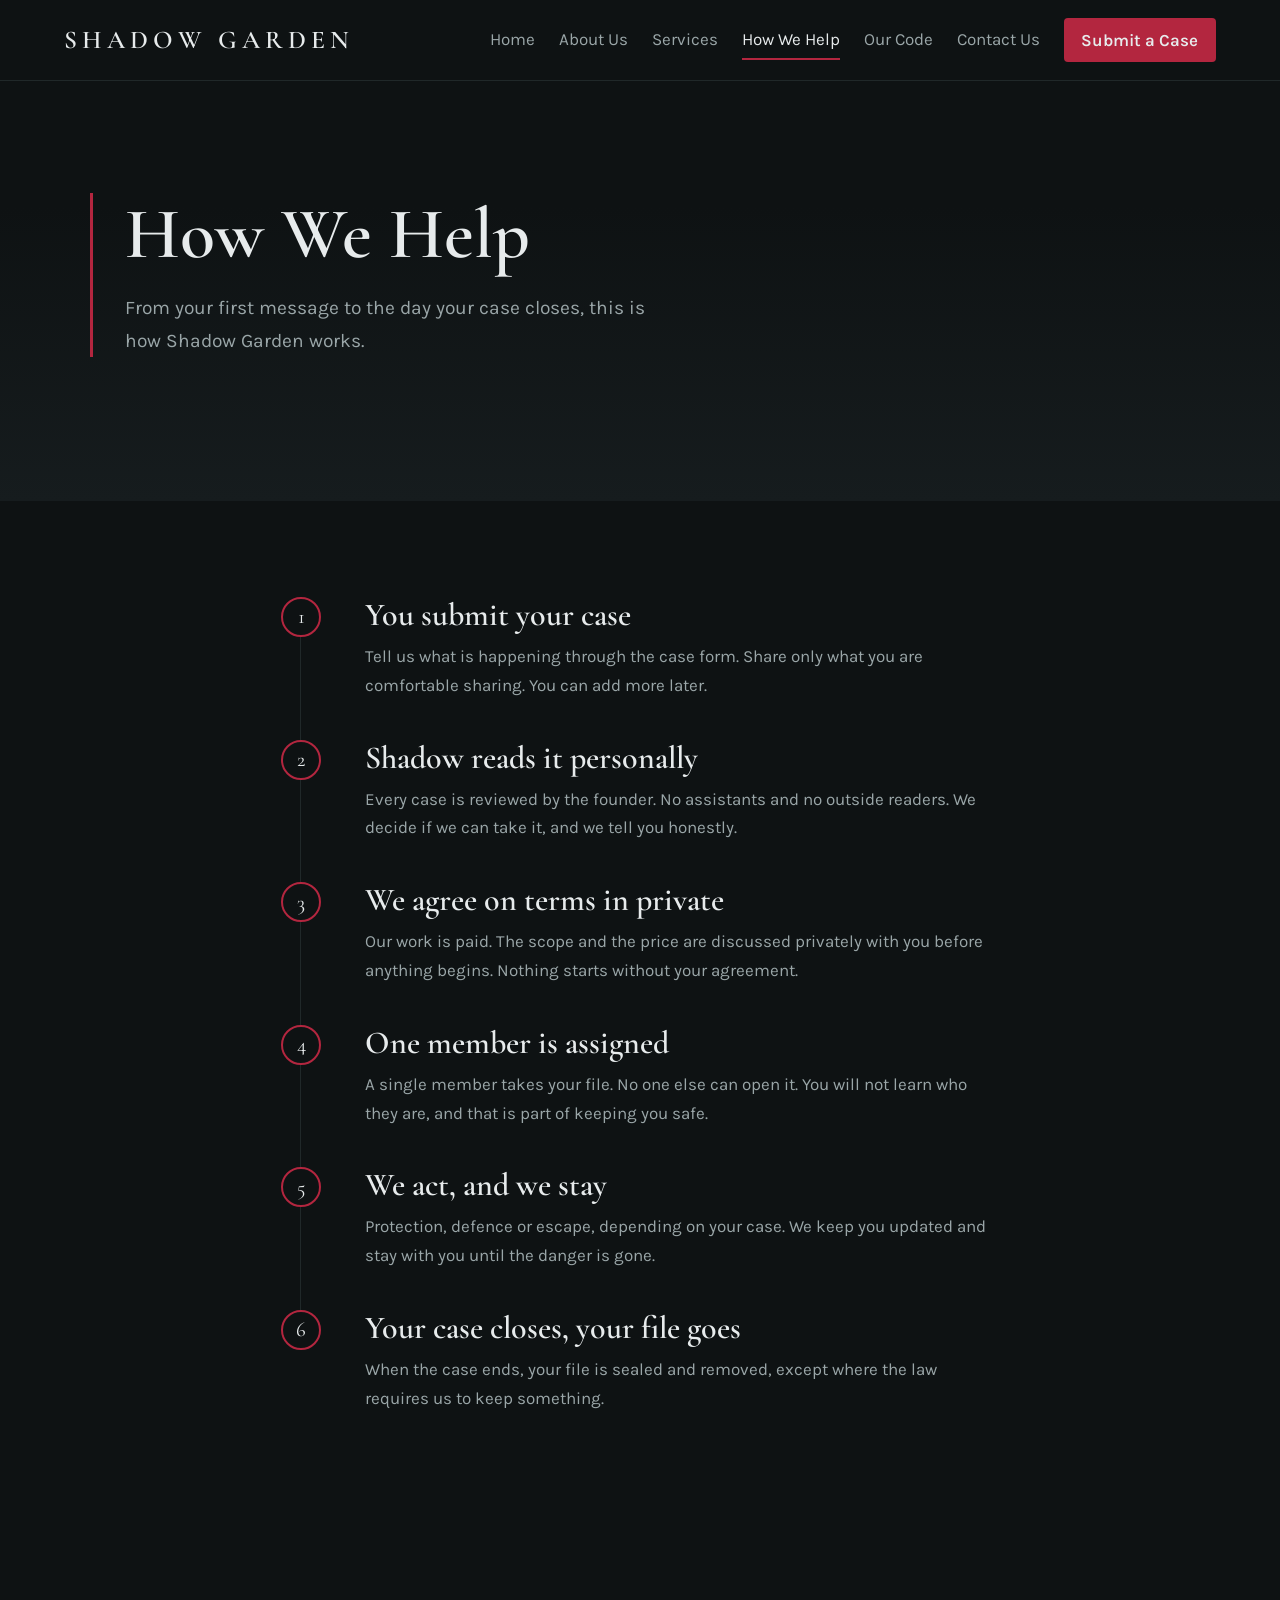
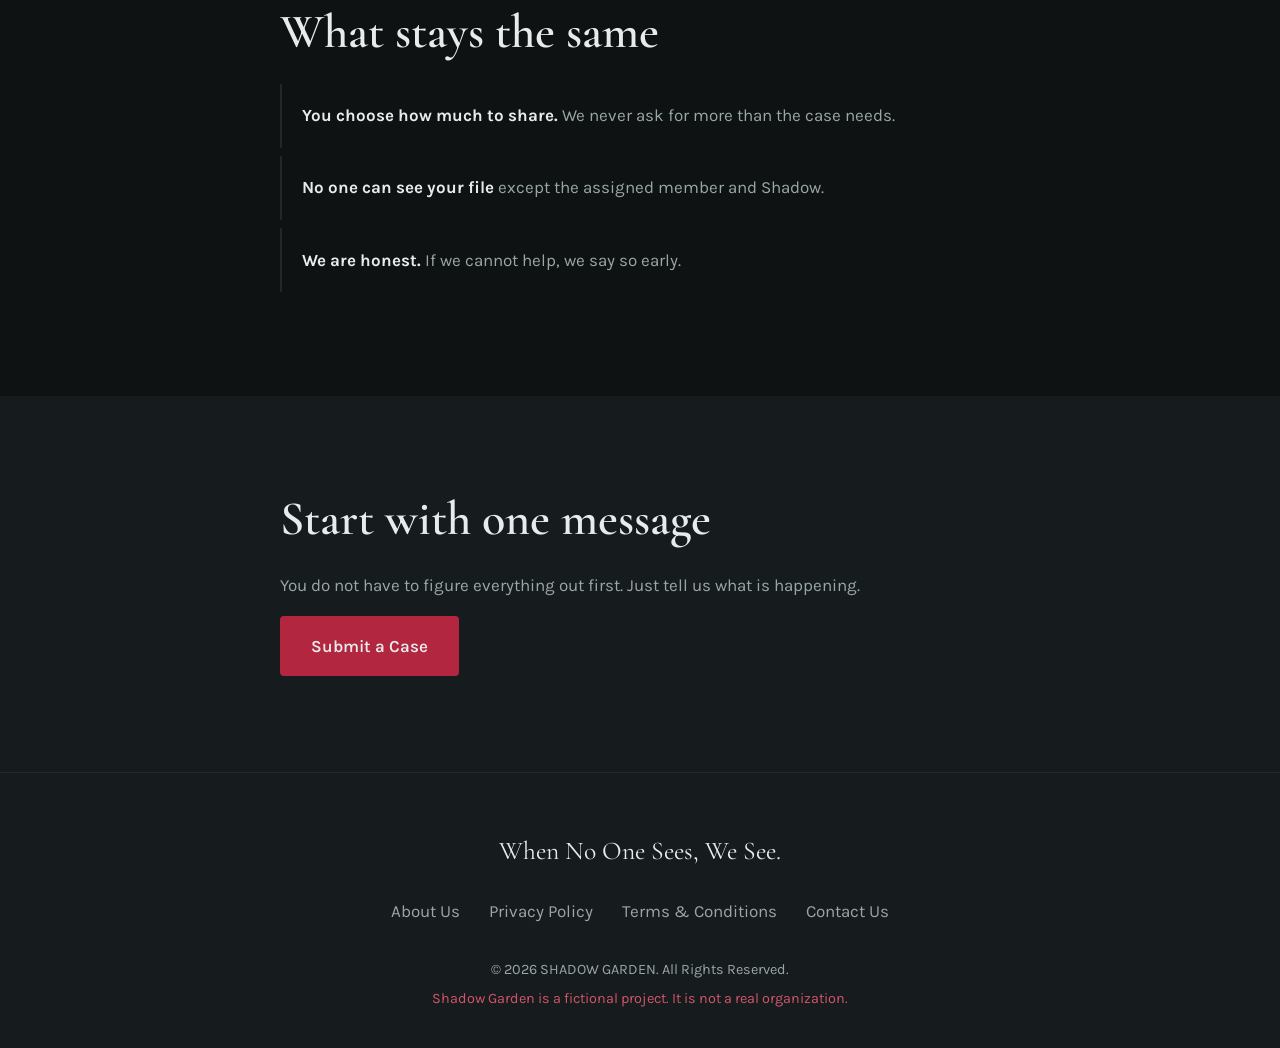
<file: how-we-help.html>
<!DOCTYPE html>
<html lang="en">
<head>
    <meta charset="UTF-8">
    <meta name="viewport" content="width=device-width, initial-scale=1.0">
    <meta name="description" content="How SHADOW GARDEN takes a case from the first message to the last. Fictional project.">
    <title>How We Help | SHADOW GARDEN</title>
    <link rel="preconnect" href="https://fonts.googleapis.com">
    <link rel="preconnect" href="https://fonts.gstatic.com" crossorigin>
    <link href="https://fonts.googleapis.com/css2?family=Cormorant+Garamond:wght@500;600&family=Karla:wght@400;600&display=swap" rel="stylesheet">
    <link rel="stylesheet" href="css/style.css">
</head>
<body>

    <header class="site-header">
        <a class="logo" href="index.html" aria-label="SHADOW GARDEN home">SHADOW GARDEN</a>

        <nav class="main-nav" aria-label="Main navigation">
            <a href="index.html">Home</a>
            <a href="aboutus.html">About Us</a>
            <a href="services.html">Services</a>
            <a href="how-we-help.html" aria-current="page">How We Help</a>
            <a href="our-code.html">Our Code</a>
            <a href="contact.html">Contact Us</a>
            <a class="nav-cta" href="submit-case.html">Submit a Case</a>
        </nav>
    </header>

    <main>

        <section class="page-hero">
            <div class="hero-inner">
                <h1>How We Help</h1>
                <p class="hero-text">
                    From your first message to the day your case closes,
                    this is how Shadow Garden works.
                </p>
            </div>
        </section>

        <section class="steps-section">
            <div class="container narrow">
                <ol class="steps">

                    <li>
                        <h2>You submit your case</h2>
                        <p>
                            Tell us what is happening through the case form.
                            Share only what you are comfortable sharing. You can add more later.
                        </p>
                    </li>

                    <li>
                        <h2>Shadow reads it personally</h2>
                        <p>
                            Every case is reviewed by the founder. No assistants and no
                            outside readers. We decide if we can take it, and we tell you honestly.
                        </p>
                    </li>

                    <li>
                        <h2>We agree on terms in private</h2>
                        <p>
                            Our work is paid. The scope and the price are discussed
                            privately with you before anything begins. Nothing starts without your agreement.
                        </p>
                    </li>

                    <li>
                        <h2>One member is assigned</h2>
                        <p>
                            A single member takes your file. No one else can open it.
                            You will not learn who they are, and that is part of keeping you safe.
                        </p>
                    </li>

                    <li>
                        <h2>We act, and we stay</h2>
                        <p>
                            Protection, defence or escape, depending on your case.
                            We keep you updated and stay with you until the danger is gone.
                        </p>
                    </li>

                    <li>
                        <h2>Your case closes, your file goes</h2>
                        <p>
                            When the case ends, your file is sealed and removed,
                            except where the law requires us to keep something.
                        </p>
                    </li>

                </ol>
            </div>
        </section>

        <section class="code">
            <div class="container narrow">
                <h2>What stays the same</h2>
                <ul class="code-list">
                    <li><strong>You choose how much to share.</strong> We never ask for more than the case needs.</li>
                    <li><strong>No one can see your file</strong> except the assigned member and Shadow.</li>
                    <li><strong>We are honest.</strong> If we cannot help, we say so early.</li>
                </ul>
            </div>
        </section>

        <section class="founder">
            <div class="container narrow">
                <h2>Start with one message</h2>
                <p>You do not have to figure everything out first. Just tell us what is happening.</p>
                <a class="btn btn-primary" href="submit-case.html">Submit a Case</a>
            </div>
        </section>

    </main>

    <footer class="site-footer">
        <p class="footer-tagline">When No One Sees, We See.</p>

        <nav class="footer-links" aria-label="Footer navigation">
            <a href="aboutus.html">About Us</a>
            <a href="privacy-policy.html">Privacy Policy</a>
            <a href="terms-and-conditions.html">Terms &amp; Conditions</a>
            <a href="contact.html">Contact Us</a>
        </nav>

        <p class="copyright">&copy; 2026 SHADOW GARDEN. All Rights Reserved.</p>
        <p class="fiction-note">Shadow Garden is a fictional project. It is not a real organization.</p>
    </footer>

</body>
</html>
</file>
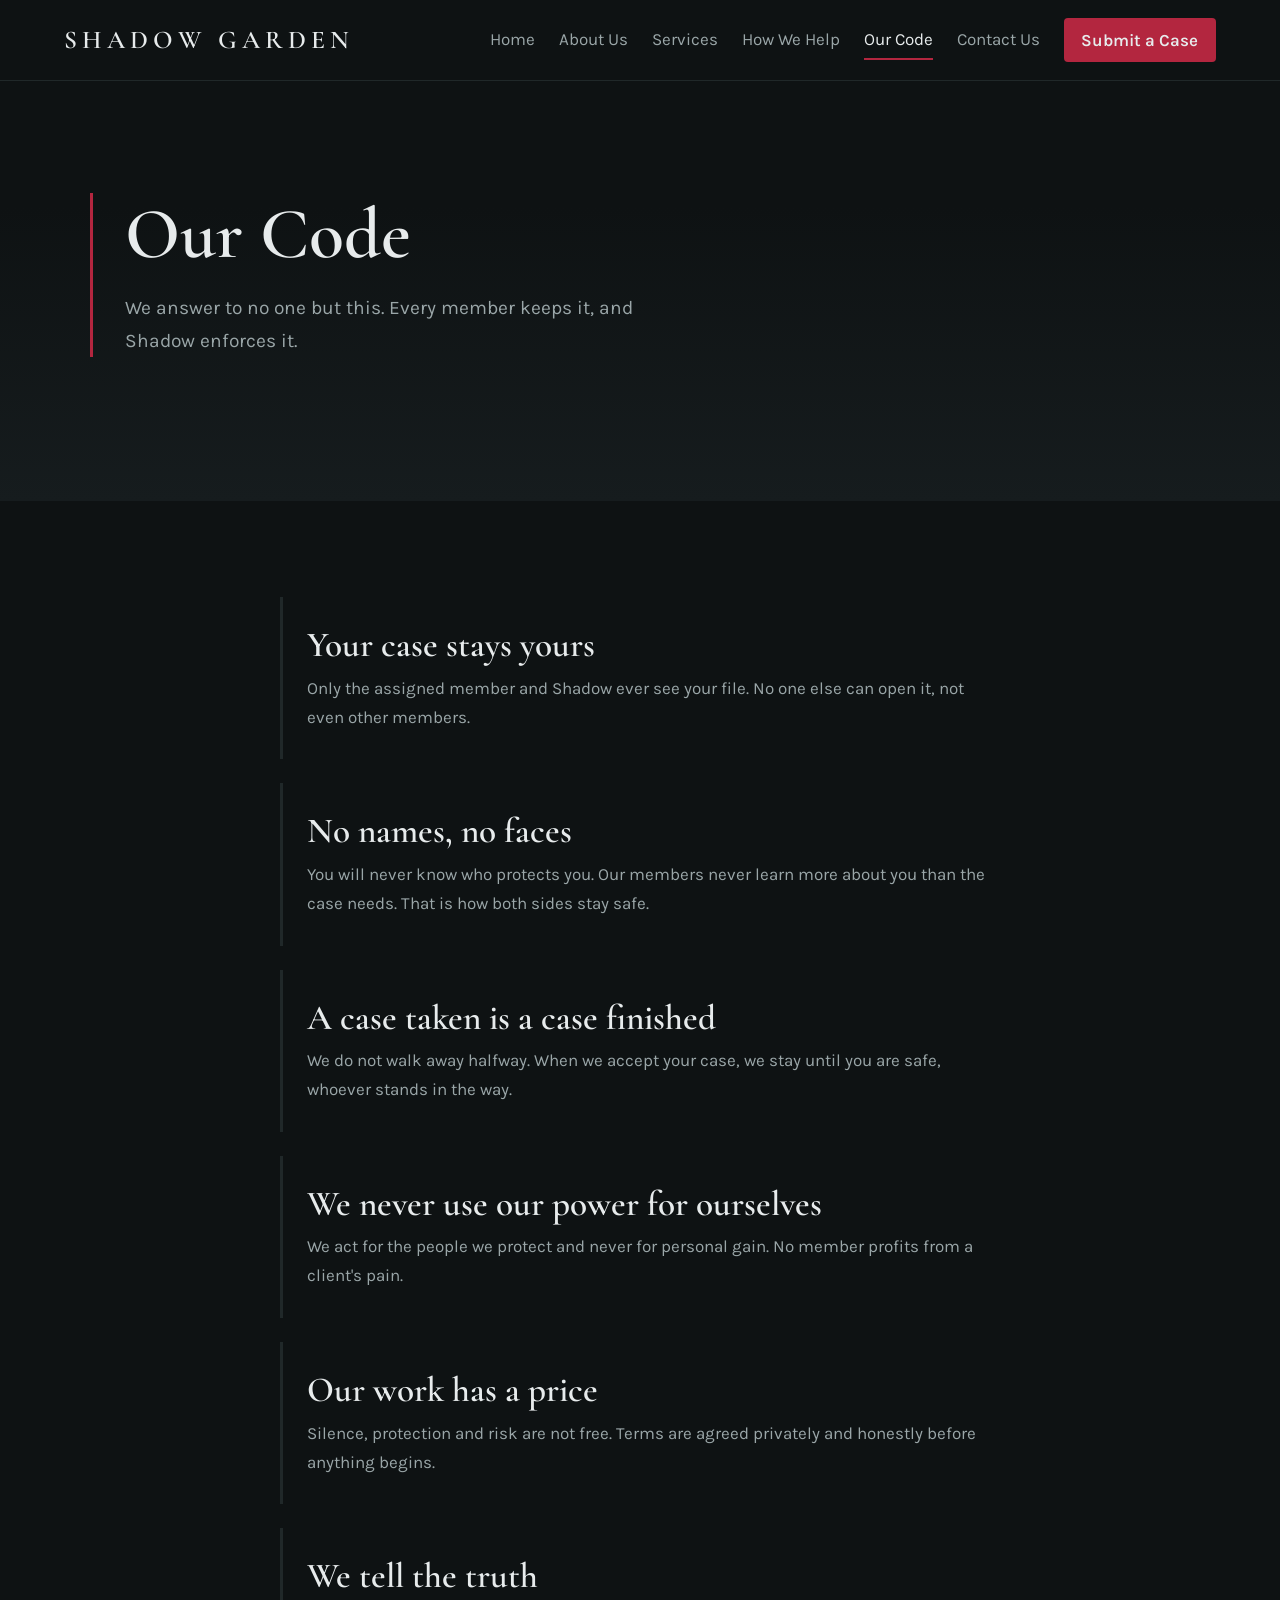
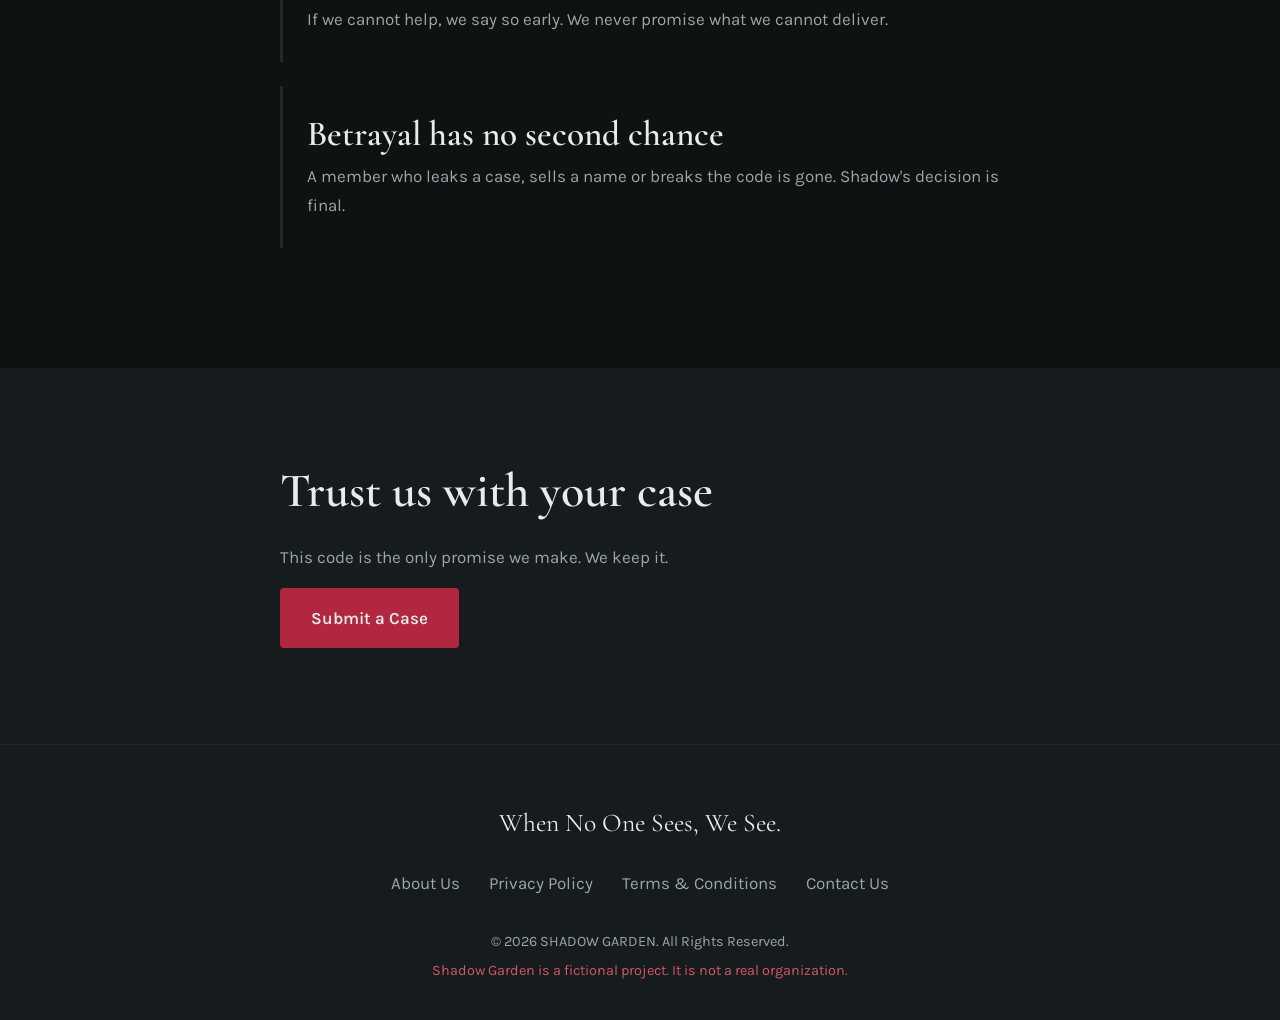
<file: our-code.html>
<!DOCTYPE html>
<html lang="en">
<head>
    <meta charset="UTF-8">
    <meta name="viewport" content="width=device-width, initial-scale=1.0">
    <meta name="description" content="The code SHADOW GARDEN lives by. Fictional project.">
    <title>Our Code | SHADOW GARDEN</title>
    <link rel="preconnect" href="https://fonts.googleapis.com">
    <link rel="preconnect" href="https://fonts.gstatic.com" crossorigin>
    <link href="https://fonts.googleapis.com/css2?family=Cormorant+Garamond:wght@500;600&family=Karla:wght@400;600&display=swap" rel="stylesheet">
    <link rel="stylesheet" href="css/style.css">
</head>
<body>

    <header class="site-header">
        <a class="logo" href="index.html" aria-label="SHADOW GARDEN home">SHADOW GARDEN</a>

        <nav class="main-nav" aria-label="Main navigation">
            <a href="index.html">Home</a>
            <a href="aboutus.html">About Us</a>
            <a href="services.html">Services</a>
            <a href="how-we-help.html">How We Help</a>
            <a href="our-code.html" aria-current="page">Our Code</a>
            <a href="contact.html">Contact Us</a>
            <a class="nav-cta" href="submit-case.html">Submit a Case</a>
        </nav>
    </header>

    <main>

        <section class="page-hero">
            <div class="hero-inner">
                <h1>Our Code</h1>
                <p class="hero-text">
                    We answer to no one but this. Every member keeps it,
                    and Shadow enforces it.
                </p>
            </div>
        </section>

        <section class="principles">
            <div class="container narrow">

                <article class="principle">
                    <h2>Your case stays yours</h2>
                    <p>
                        Only the assigned member and Shadow ever see your file.
                        No one else can open it, not even other members.
                    </p>
                </article>

                <article class="principle">
                    <h2>No names, no faces</h2>
                    <p>
                        You will never know who protects you. Our members never
                        learn more about you than the case needs. That is how both sides stay safe.
                    </p>
                </article>

                <article class="principle">
                    <h2>A case taken is a case finished</h2>
                    <p>
                        We do not walk away halfway. When we accept your case,
                        we stay until you are safe, whoever stands in the way.
                    </p>
                </article>

                <article class="principle">
                    <h2>We never use our power for ourselves</h2>
                    <p>
                        We act for the people we protect and never for personal gain.
                        No member profits from a client's pain.
                    </p>
                </article>

                <article class="principle">
                    <h2>Our work has a price</h2>
                    <p>
                        Silence, protection and risk are not free. Terms are agreed
                        privately and honestly before anything begins.
                    </p>
                </article>

                <article class="principle">
                    <h2>We tell the truth</h2>
                    <p>
                        If we cannot help, we say so early. We never promise
                        what we cannot deliver.
                    </p>
                </article>

                <article class="principle">
                    <h2>Betrayal has no second chance</h2>
                    <p>
                        A member who leaks a case, sells a name or breaks the code
                        is gone. Shadow's decision is final.
                    </p>
                </article>

            </div>
        </section>

        <section class="founder">
            <div class="container narrow">
                <h2>Trust us with your case</h2>
                <p>This code is the only promise we make. We keep it.</p>
                <a class="btn btn-primary" href="submit-case.html">Submit a Case</a>
            </div>
        </section>

    </main>

    <footer class="site-footer">
        <p class="footer-tagline">When No One Sees, We See.</p>

        <nav class="footer-links" aria-label="Footer navigation">
            <a href="aboutus.html">About Us</a>
            <a href="privacy-policy.html">Privacy Policy</a>
            <a href="terms-and-conditions.html">Terms &amp; Conditions</a>
            <a href="contact.html">Contact Us</a>
        </nav>

        <p class="copyright">&copy; 2026 SHADOW GARDEN. All Rights Reserved.</p>
        <p class="fiction-note">Shadow Garden is a fictional project. It is not a real organization.</p>
    </footer>

</body>
</html>
</file>
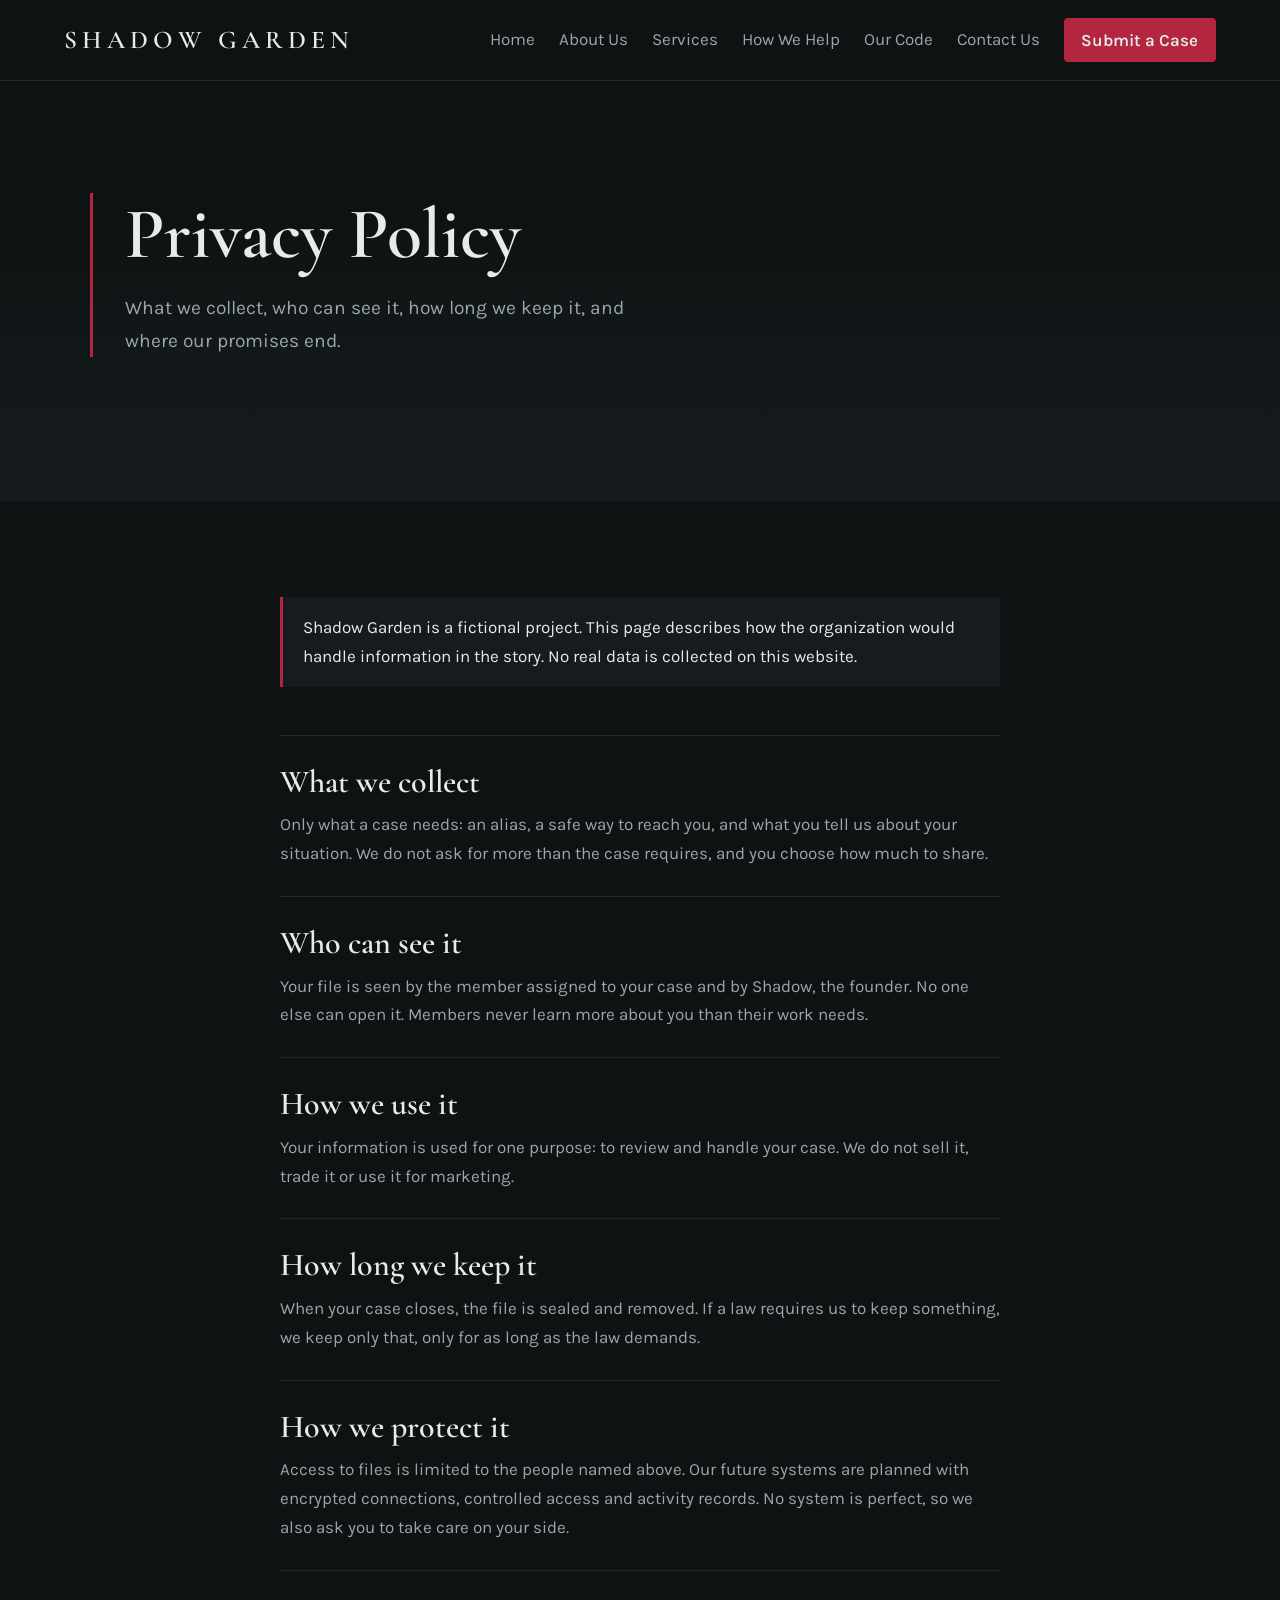
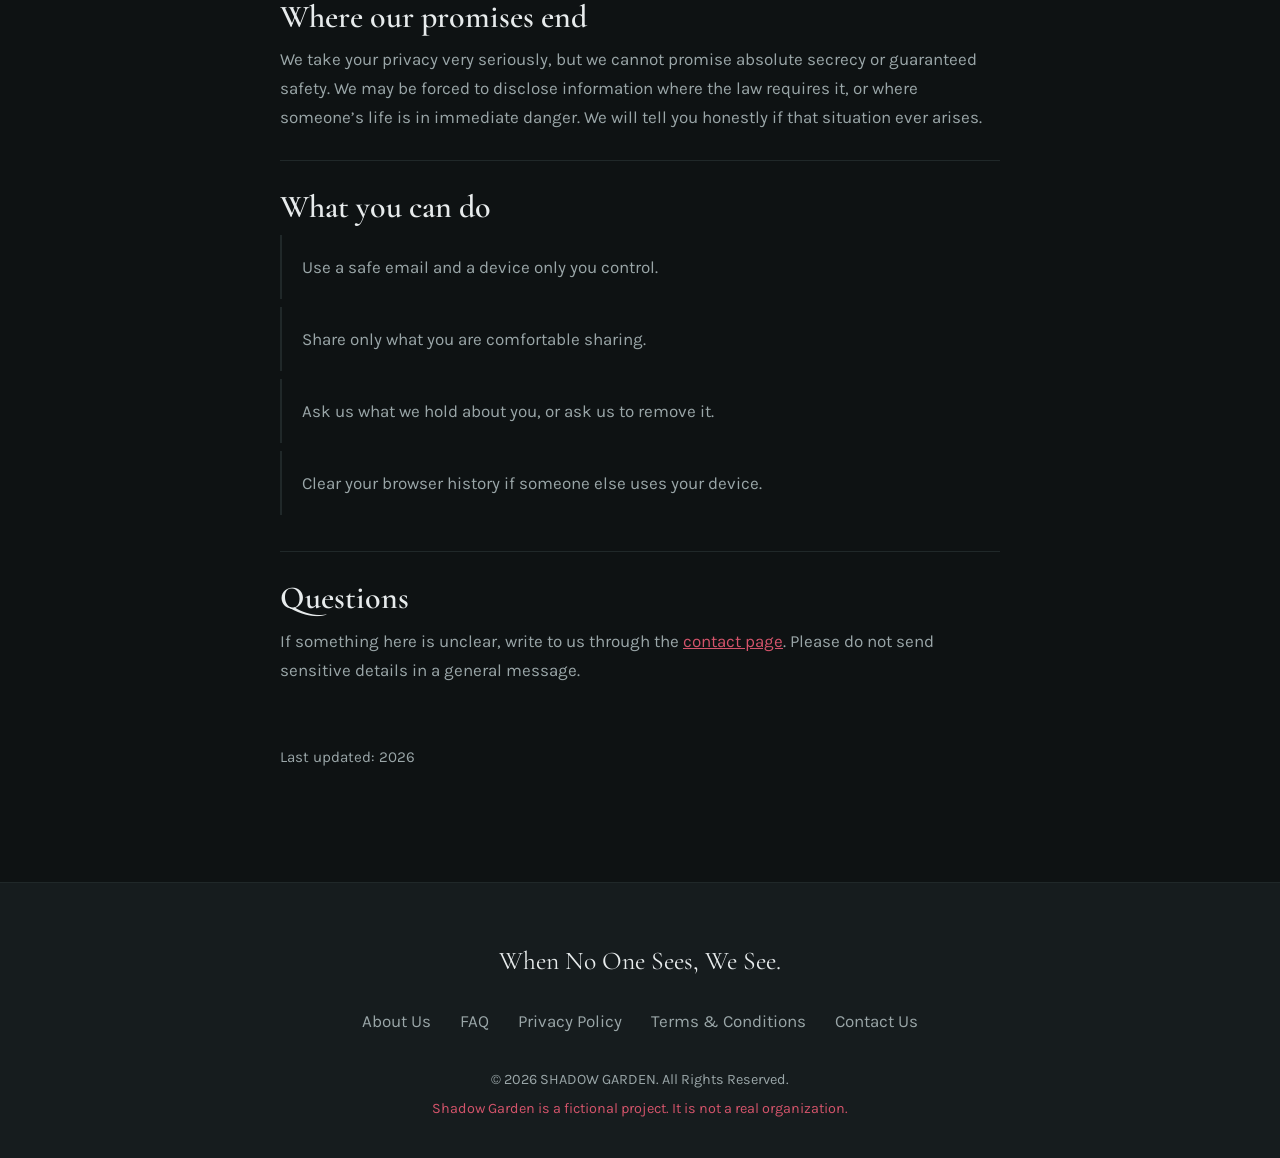
<file: privacy-policy.html>
<!DOCTYPE html>
<html lang="en">
<head>
    <meta charset="UTF-8">
    <meta name="viewport" content="width=device-width, initial-scale=1.0">
    <meta name="description" content="Privacy Policy of SHADOW GARDEN. Fictional project.">
    <title>Privacy Policy | SHADOW GARDEN</title>
    <link rel="preconnect" href="https://fonts.googleapis.com">
    <link rel="preconnect" href="https://fonts.gstatic.com" crossorigin>
    <link href="https://fonts.googleapis.com/css2?family=Cormorant+Garamond:wght@500;600&family=Karla:wght@400;600&display=swap" rel="stylesheet">
    <link rel="stylesheet" href="css/style.css">
</head>
<body>

    <header class="site-header">
        <a class="logo" href="index.html" aria-label="SHADOW GARDEN home">SHADOW GARDEN</a>

        <nav class="main-nav" aria-label="Main navigation">
            <a href="index.html">Home</a>
            <a href="aboutus.html">About Us</a>
            <a href="services.html">Services</a>
            <a href="how-we-help.html">How We Help</a>
            <a href="our-code.html">Our Code</a>
            <a href="contact.html">Contact Us</a>
            <a class="nav-cta" href="submit-case.html">Submit a Case</a>
        </nav>
    </header>

    <main>

        <section class="page-hero">
            <div class="hero-inner">
                <h1>Privacy Policy</h1>
                <p class="hero-text">
                    What we collect, who can see it, how long we keep it,
                    and where our promises end.
                </p>
            </div>
        </section>

        <section class="legal-section">
            <div class="container narrow">

                <p class="case-disclaimer">
                    Shadow Garden is a fictional project. This page describes how
                    the organization would handle information in the story.
                    No real data is collected on this website.
                </p>

                <article class="legal-block">
                    <h2>What we collect</h2>
                    <p>
                        Only what a case needs: an alias, a safe way to reach you, and
                        what you tell us about your situation. We do not ask for more
                        than the case requires, and you choose how much to share.
                    </p>
                </article>

                <article class="legal-block">
                    <h2>Who can see it</h2>
                    <p>
                        Your file is seen by the member assigned to your case and by
                        Shadow, the founder. No one else can open it. Members never
                        learn more about you than their work needs.
                    </p>
                </article>

                <article class="legal-block">
                    <h2>How we use it</h2>
                    <p>
                        Your information is used for one purpose: to review and handle
                        your case. We do not sell it, trade it or use it for marketing.
                    </p>
                </article>

                <article class="legal-block">
                    <h2>How long we keep it</h2>
                    <p>
                        When your case closes, the file is sealed and removed. If a law
                        requires us to keep something, we keep only that, only for as long as
                        the law demands.
                    </p>
                </article>

                <article class="legal-block">
                    <h2>How we protect it</h2>
                    <p>
                        Access to files is limited to the people named above. Our future
                        systems are planned with encrypted connections, controlled access
                        and activity records. No system is perfect, so we also ask you to
                        take care on your side.
                    </p>
                </article>

                <article class="legal-block">
                    <h2>Where our promises end</h2>
                    <p>
                        We take your privacy very seriously, but we cannot promise
                        absolute secrecy or guaranteed safety. We may be forced to
                        disclose information where the law requires it, or where
                        someone&rsquo;s life is in immediate danger. We will tell you
                        honestly if that situation ever arises.
                    </p>
                </article>

                <article class="legal-block">
                    <h2>What you can do</h2>
                    <ul class="code-list">
                        <li>Use a safe email and a device only you control.</li>
                        <li>Share only what you are comfortable sharing.</li>
                        <li>Ask us what we hold about you, or ask us to remove it.</li>
                        <li>Clear your browser history if someone else uses your device.</li>
                    </ul>
                </article>

                <article class="legal-block">
                    <h2>Questions</h2>
                    <p>
                        If something here is unclear, write to us through the
                        <a href="contact.html">contact page</a>. Please do not send
                        sensitive details in a general message.
                    </p>
                </article>

                <p class="legal-date">Last updated: 2026</p>

            </div>
        </section>

    </main>

    <footer class="site-footer">
        <p class="footer-tagline">When No One Sees, We See.</p>

        <nav class="footer-links" aria-label="Footer navigation">
            <a href="aboutus.html">About Us</a>
            <a href="faq.html">FAQ</a>
            <a href="privacy-policy.html">Privacy Policy</a>
            <a href="terms-and-conditions.html">Terms &amp; Conditions</a>
            <a href="contact.html">Contact Us</a>
        </nav>

        <p class="copyright">&copy; 2026 SHADOW GARDEN. All Rights Reserved.</p>
        <p class="fiction-note">Shadow Garden is a fictional project. It is not a real organization.</p>
    </footer>

</body>
</html>
</file>
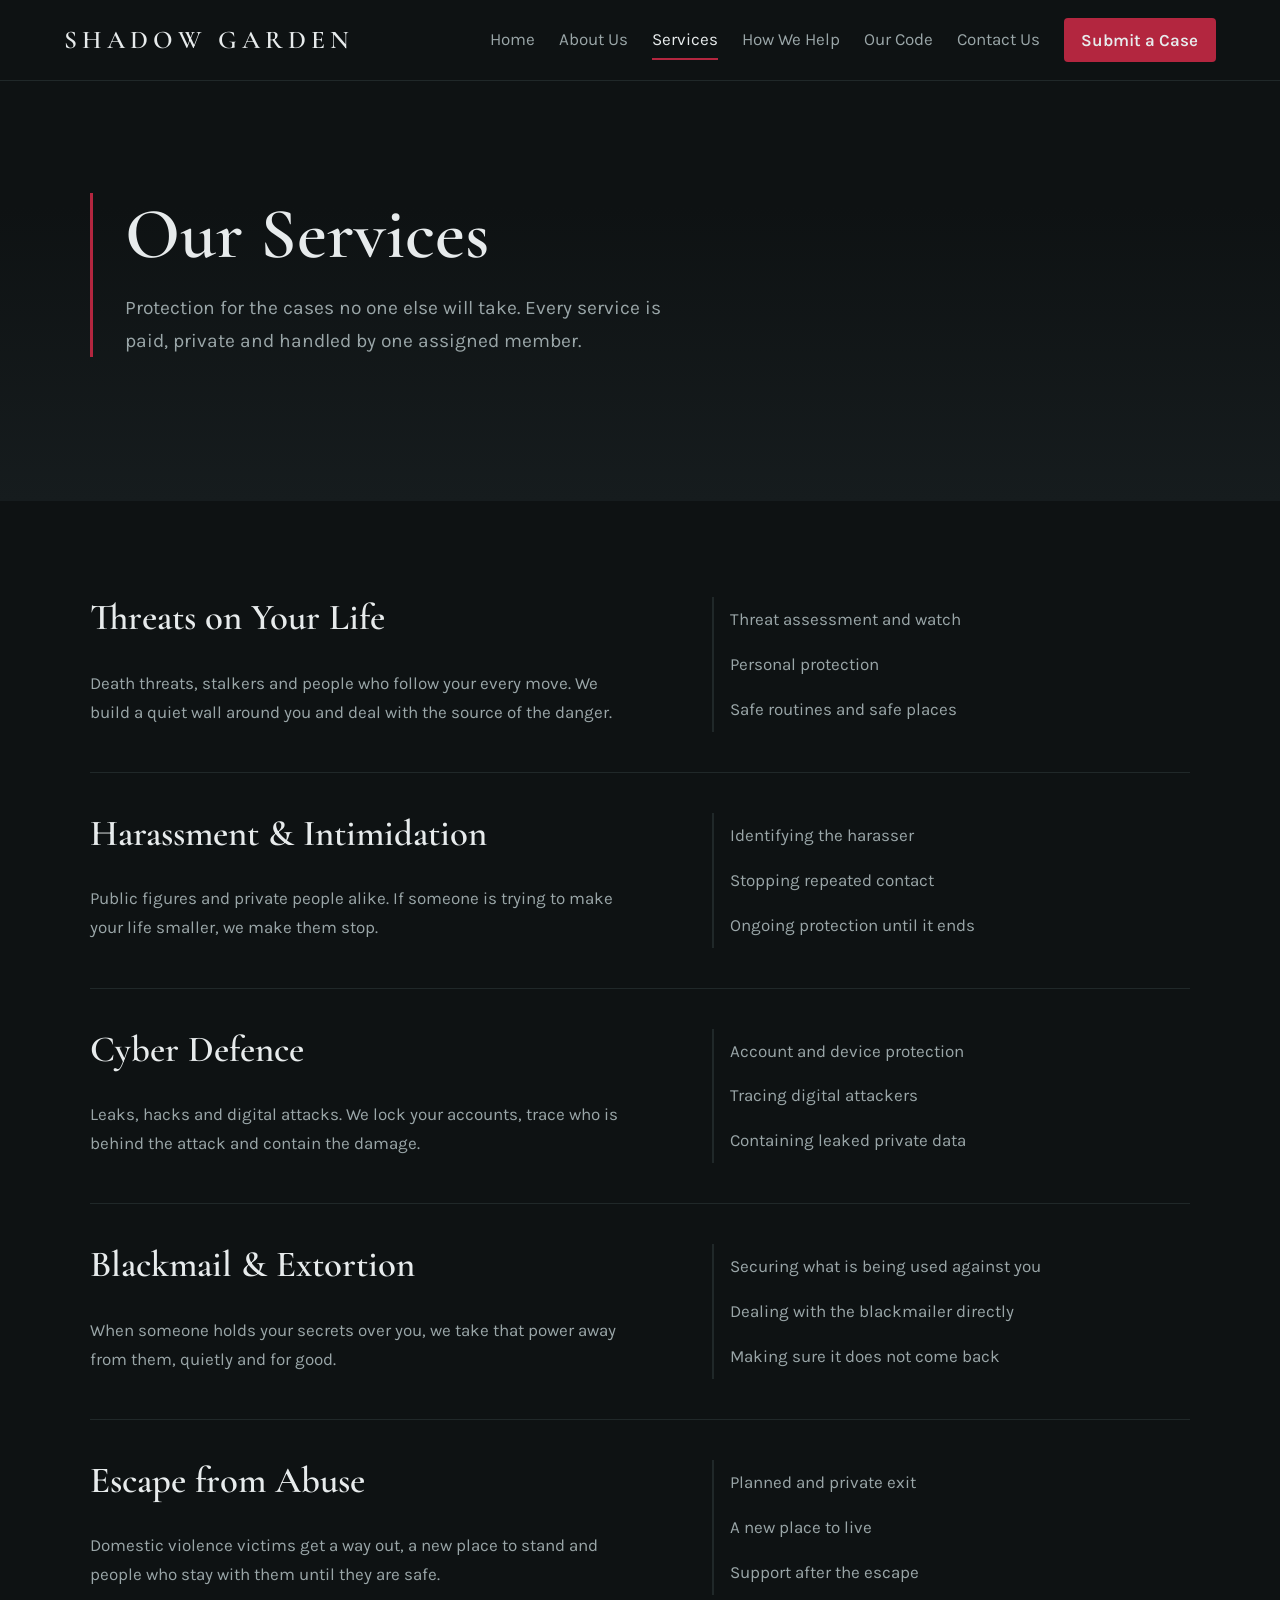
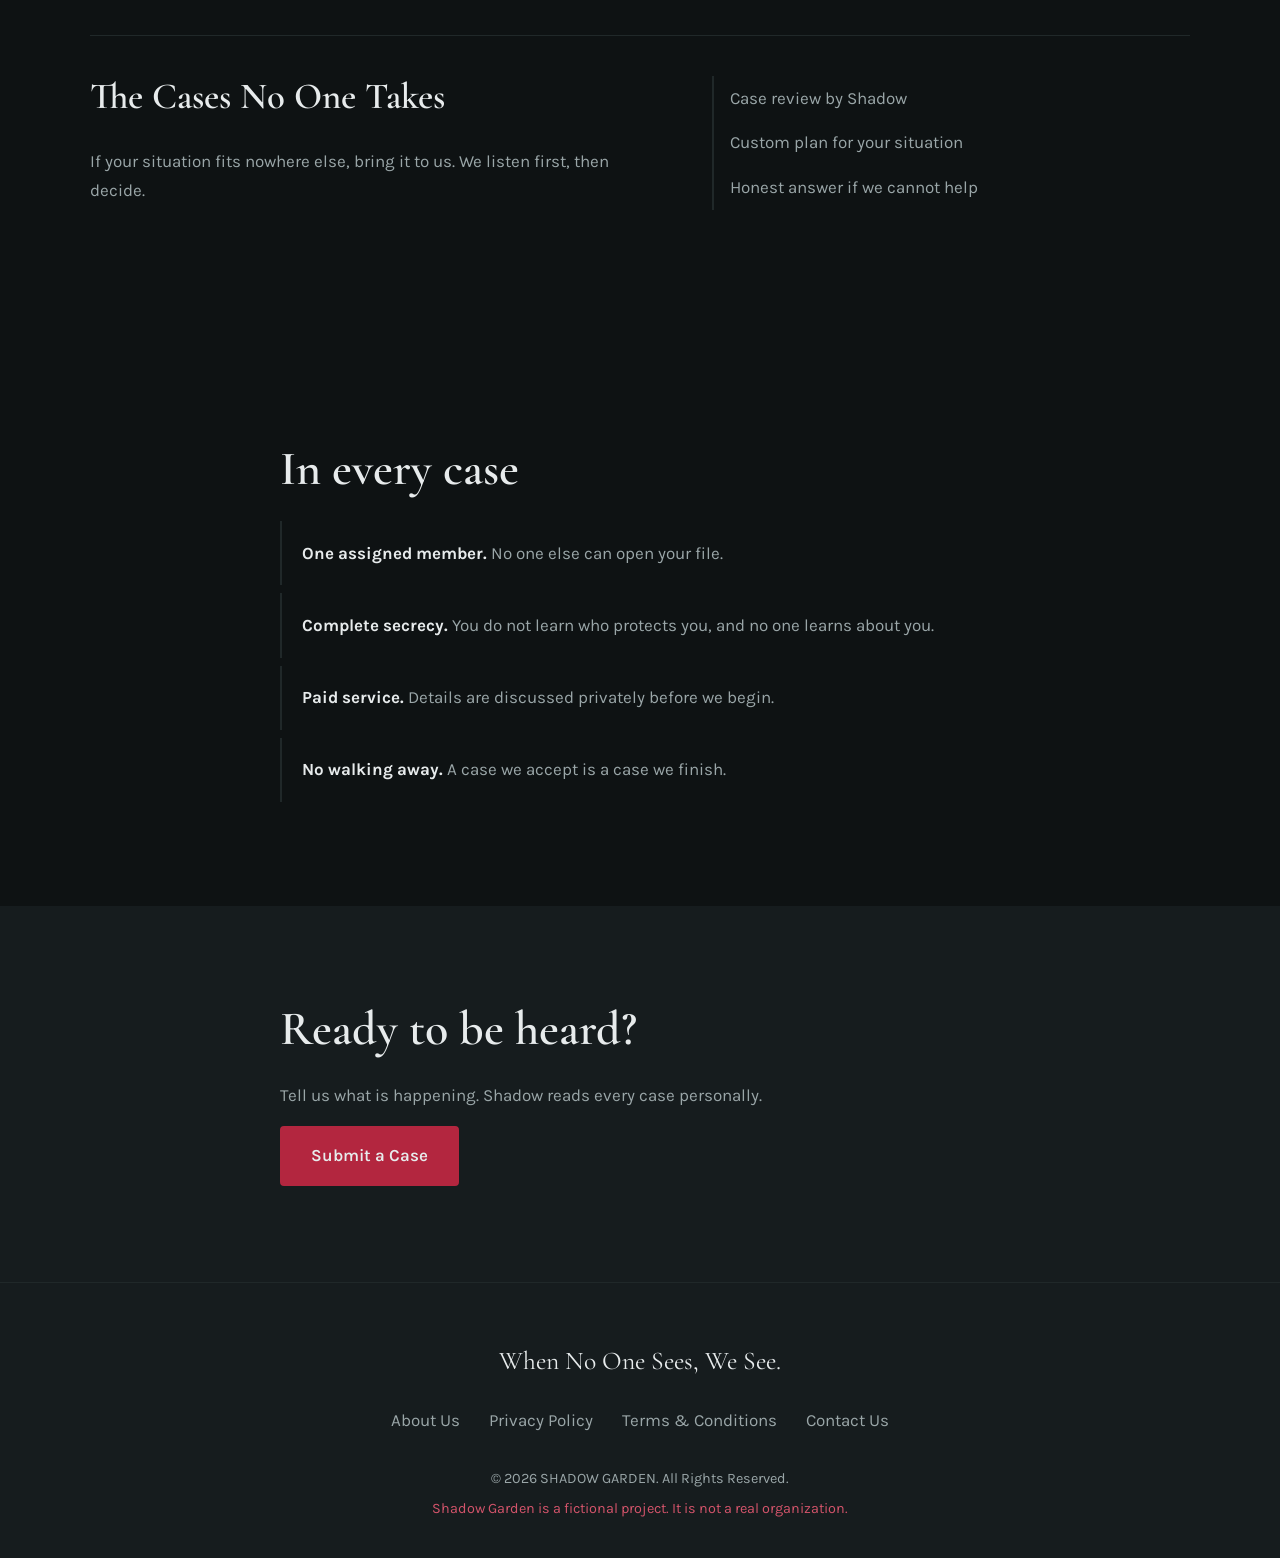
<file: services.html>
<!DOCTYPE html>
<html lang="en">
<head>
    <meta charset="UTF-8">
    <meta name="viewport" content="width=device-width, initial-scale=1.0">
    <meta name="description" content="Services offered by SHADOW GARDEN: protection from threats, harassment, cyber attacks, blackmail and abuse. Fictional project.">
    <title>Services | SHADOW GARDEN</title>
    <link rel="preconnect" href="https://fonts.googleapis.com">
    <link rel="preconnect" href="https://fonts.gstatic.com" crossorigin>
    <link href="https://fonts.googleapis.com/css2?family=Cormorant+Garamond:wght@500;600&family=Karla:wght@400;600&display=swap" rel="stylesheet">
    <link rel="stylesheet" href="css/style.css">
</head>
<body>

    <header class="site-header">
        <a class="logo" href="index.html" aria-label="SHADOW GARDEN home">SHADOW GARDEN</a>

        <nav class="main-nav" aria-label="Main navigation">
            <a href="index.html">Home</a>
            <a href="aboutus.html">About Us</a>
            <a href="services.html" aria-current="page">Services</a>
            <a href="how-we-help.html">How We Help</a>
            <a href="our-code.html">Our Code</a>
            <a href="contact.html">Contact Us</a>
            <a class="nav-cta" href="submit-case.html">Submit a Case</a>
        </nav>
    </header>

    <main>

        <section class="page-hero">
            <div class="hero-inner">
                <h1>Our Services</h1>
                <p class="hero-text">
                    Protection for the cases no one else will take. Every service is
                    paid, private and handled by one assigned member.
                </p>
            </div>
        </section>

        <section class="services-list">
            <div class="container">

                <article class="service-detail">
                    <h2>Threats on Your Life</h2>
                    <p>
                        Death threats, stalkers and people who follow your every move.
                        We build a quiet wall around you and deal with the source of the danger.
                    </p>
                    <ul>
                        <li>Threat assessment and watch</li>
                        <li>Personal protection</li>
                        <li>Safe routines and safe places</li>
                    </ul>
                </article>

                <article class="service-detail">
                    <h2>Harassment &amp; Intimidation</h2>
                    <p>
                        Public figures and private people alike. If someone is trying
                        to make your life smaller, we make them stop.
                    </p>
                    <ul>
                        <li>Identifying the harasser</li>
                        <li>Stopping repeated contact</li>
                        <li>Ongoing protection until it ends</li>
                    </ul>
                </article>

                <article class="service-detail">
                    <h2>Cyber Defence</h2>
                    <p>
                        Leaks, hacks and digital attacks. We lock your accounts,
                        trace who is behind the attack and contain the damage.
                    </p>
                    <ul>
                        <li>Account and device protection</li>
                        <li>Tracing digital attackers</li>
                        <li>Containing leaked private data</li>
                    </ul>
                </article>

                <article class="service-detail">
                    <h2>Blackmail &amp; Extortion</h2>
                    <p>
                        When someone holds your secrets over you, we take that power
                        away from them, quietly and for good.
                    </p>
                    <ul>
                        <li>Securing what is being used against you</li>
                        <li>Dealing with the blackmailer directly</li>
                        <li>Making sure it does not come back</li>
                    </ul>
                </article>

                <article class="service-detail">
                    <h2>Escape from Abuse</h2>
                    <p>
                        Domestic violence victims get a way out, a new place to stand
                        and people who stay with them until they are safe.
                    </p>
                    <ul>
                        <li>Planned and private exit</li>
                        <li>A new place to live</li>
                        <li>Support after the escape</li>
                    </ul>
                </article>

                <article class="service-detail">
                    <h2>The Cases No One Takes</h2>
                    <p>
                        If your situation fits nowhere else, bring it to us.
                        We listen first, then decide.
                    </p>
                    <ul>
                        <li>Case review by Shadow</li>
                        <li>Custom plan for your situation</li>
                        <li>Honest answer if we cannot help</li>
                    </ul>
                </article>

            </div>
        </section>

        <section class="code">
            <div class="container narrow">
                <h2>In every case</h2>
                <ul class="code-list">
                    <li><strong>One assigned member.</strong> No one else can open your file.</li>
                    <li><strong>Complete secrecy.</strong> You do not learn who protects you, and no one learns about you.</li>
                    <li><strong>Paid service.</strong> Details are discussed privately before we begin.</li>
                    <li><strong>No walking away.</strong> A case we accept is a case we finish.</li>
                </ul>
            </div>
        </section>

        <section class="founder">
            <div class="container narrow">
                <h2>Ready to be heard?</h2>
                <p>Tell us what is happening. Shadow reads every case personally.</p>
                <a class="btn btn-primary" href="submit-case.html">Submit a Case</a>
            </div>
        </section>

    </main>

    <footer class="site-footer">
        <p class="footer-tagline">When No One Sees, We See.</p>

        <nav class="footer-links" aria-label="Footer navigation">
            <a href="aboutus.html">About Us</a>
            <a href="privacy-policy.html">Privacy Policy</a>
            <a href="terms-and-conditions.html">Terms &amp; Conditions</a>
            <a href="contact.html">Contact Us</a>
        </nav>

        <p class="copyright">&copy; 2026 SHADOW GARDEN. All Rights Reserved.</p>
        <p class="fiction-note">Shadow Garden is a fictional project. It is not a real organization.</p>
    </footer>

</body>
</html>
</file>
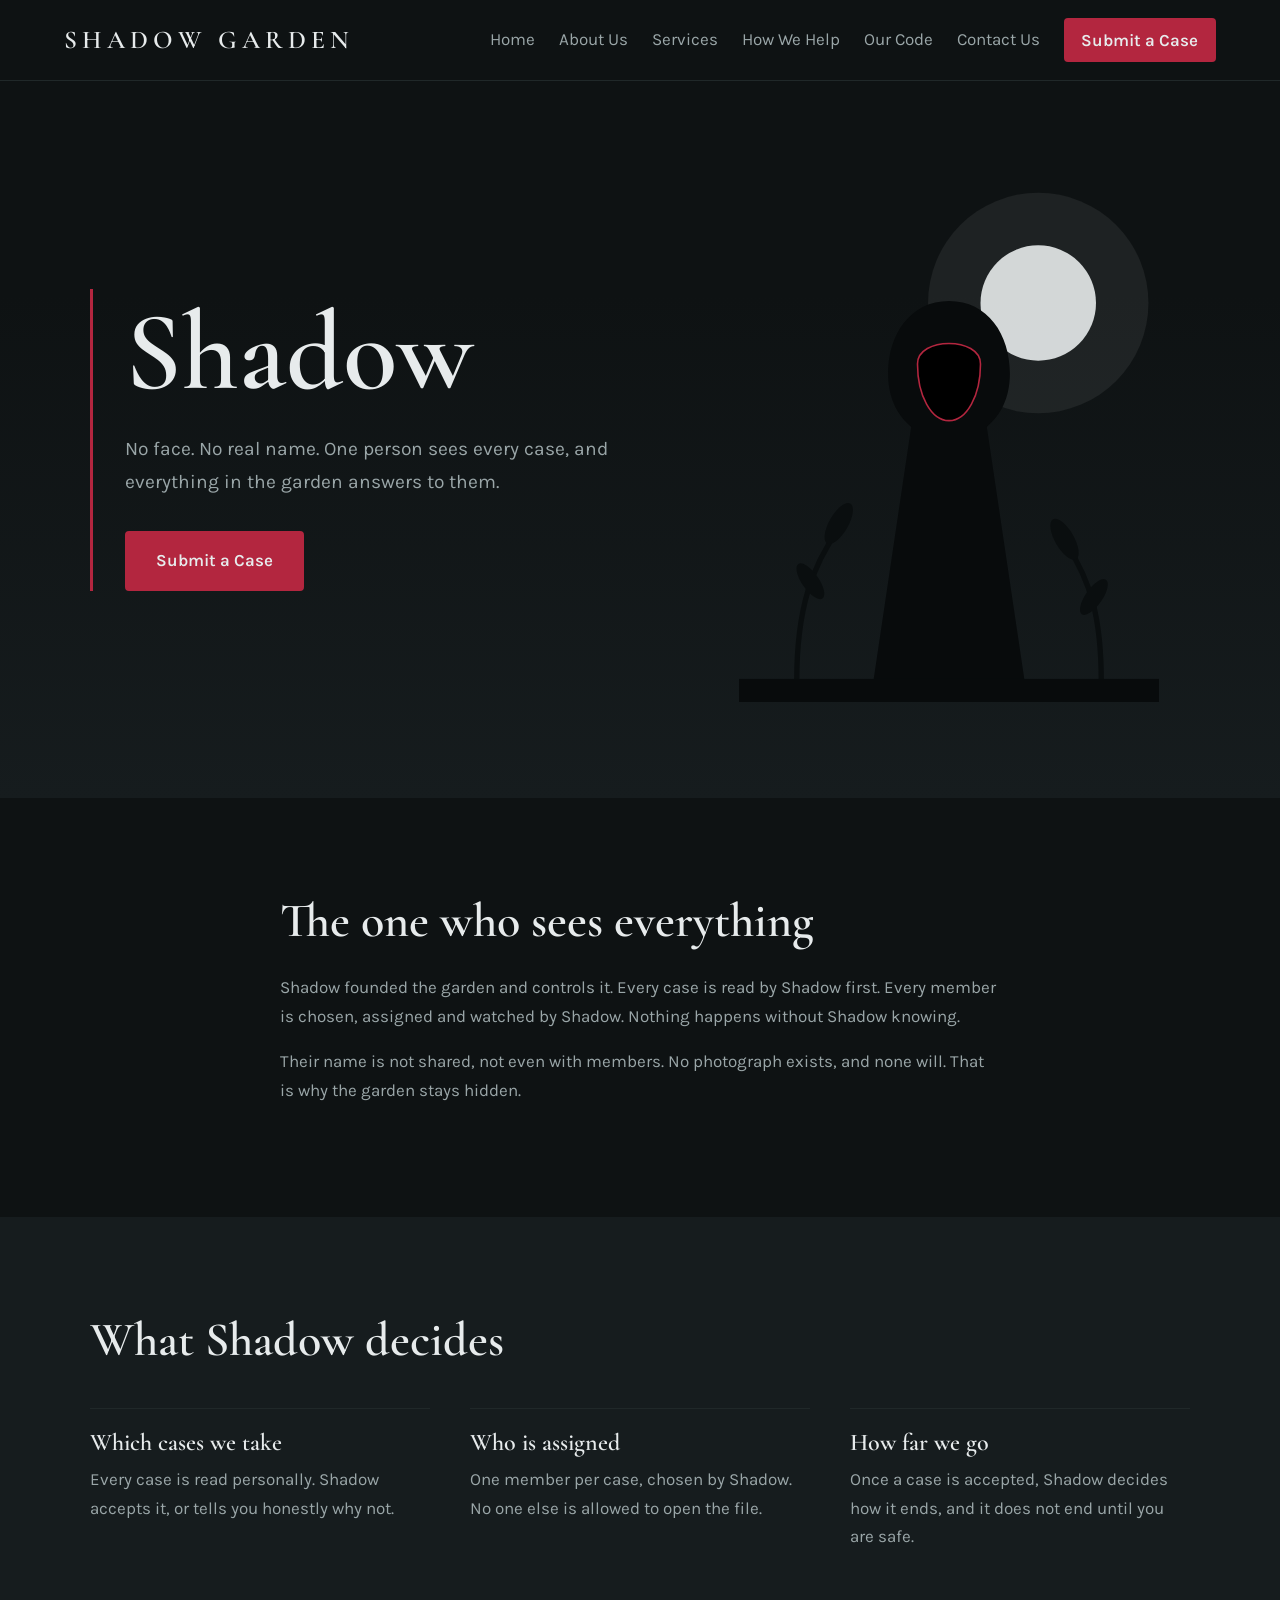
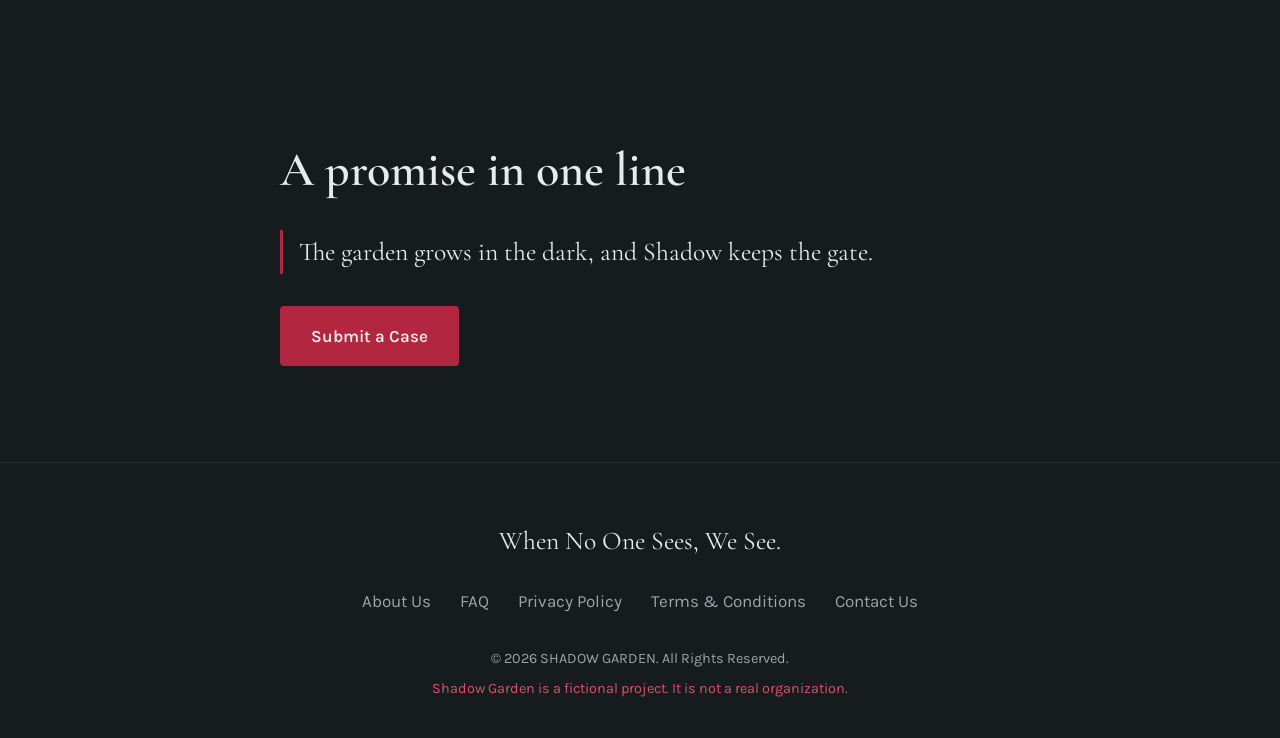
<file: shadow.html>
<!DOCTYPE html>
<html lang="en">
<head>
    <meta charset="UTF-8">
    <meta name="viewport" content="width=device-width, initial-scale=1.0">
    <meta name="description" content="Shadow, the nameless founder of SHADOW GARDEN. Fictional project.">
    <title>Shadow | SHADOW GARDEN</title>
    <link rel="preconnect" href="https://fonts.googleapis.com">
    <link rel="preconnect" href="https://fonts.gstatic.com" crossorigin>
    <link href="https://fonts.googleapis.com/css2?family=Cormorant+Garamond:wght@500;600&family=Karla:wght@400;600&display=swap" rel="stylesheet">
    <link rel="stylesheet" href="css/style.css">
</head>
<body>

    <header class="site-header">
        <a class="logo" href="index.html" aria-label="SHADOW GARDEN home">SHADOW GARDEN</a>

        <nav class="main-nav" aria-label="Main navigation">
            <a href="index.html">Home</a>
            <a href="aboutus.html">About Us</a>
            <a href="services.html">Services</a>
            <a href="how-we-help.html">How We Help</a>
            <a href="our-code.html">Our Code</a>
            <a href="contact.html">Contact Us</a>
            <a class="nav-cta" href="submit-case.html">Submit a Case</a>
        </nav>
    </header>

    <main>

        <section class="shadow-hero">
            <div class="shadow-hero-grid">

                <div class="shadow-hero-text">
                    <h1>Shadow</h1>
                    <p class="hero-text">
                        No face. No real name. One person sees every case,
                        and everything in the garden answers to them.
                    </p>
                    <a class="btn btn-primary" href="submit-case.html">Submit a Case</a>
                </div>

                <div class="shadow-art">
                    <svg viewBox="0 0 400 500" role="img" aria-label="A hooded figure with no face, standing in a dark garden under the moon">

                        <!-- moon and glow -->
                        <circle class="art-glow" cx="285" cy="120" r="105"/>
                        <circle class="art-moon" cx="285" cy="120" r="55"/>

                        <!-- garden plants (back) -->
                        <path class="art-stem" d="M55 480 C55 410 70 370 95 335"/>
                        <ellipse class="art-leaf" cx="95" cy="330" rx="9" ry="22" transform="rotate(30 95 330)"/>
                        <ellipse class="art-leaf" cx="68" cy="385" rx="8" ry="20" transform="rotate(-35 68 385)"/>

                        <path class="art-stem" d="M345 480 C345 420 335 385 312 350"/>
                        <ellipse class="art-leaf" cx="310" cy="345" rx="9" ry="22" transform="rotate(-30 310 345)"/>
                        <ellipse class="art-leaf" cx="338" cy="400" rx="8" ry="20" transform="rotate(35 338 400)"/>

                        <!-- hooded figure -->
                        <path class="art-cloak" d="M200 118 C163 118 142 150 142 187 C142 212 152 228 164 238 L128 480 L272 480 L236 238 C248 228 258 212 258 187 C258 150 237 118 200 118 Z"/>
                        <path class="art-face" d="M170 178 C170 152 230 152 230 178 C230 208 217 232 200 232 C183 232 170 208 170 178 Z"/>

                        <!-- ground -->
                        <rect class="art-ground" x="0" y="478" width="400" height="22"/>
                    </svg>
                </div>

            </div>
        </section>

        <section class="about">
            <div class="container narrow">
                <h2>The one who sees everything</h2>
                <p>
                    Shadow founded the garden and controls it. Every case is
                    read by Shadow first. Every member is chosen, assigned and
                    watched by Shadow. Nothing happens without Shadow knowing.
                </p>
                <p>
                    Their name is not shared, not even with members. No photograph
                    exists, and none will. That is why the garden stays hidden.
                </p>
            </div>
        </section>

        <section class="services">
            <div class="container">
                <h2>What Shadow decides</h2>
                <div class="service-grid">

                    <article class="service">
                        <h3>Which cases we take</h3>
                        <p>Every case is read personally. Shadow accepts it, or tells you honestly why not.</p>
                    </article>

                    <article class="service">
                        <h3>Who is assigned</h3>
                        <p>One member per case, chosen by Shadow. No one else is allowed to open the file.</p>
                    </article>

                    <article class="service">
                        <h3>How far we go</h3>
                        <p>Once a case is accepted, Shadow decides how it ends, and it does not end until you are safe.</p>
                    </article>

                </div>
            </div>
        </section>

        <section class="founder">
            <div class="container narrow">
                <h2>A promise in one line</h2>
                <p class="founder-note">
                    The garden grows in the dark, and Shadow keeps the gate.
                </p>
                <a class="btn btn-primary" href="submit-case.html">Submit a Case</a>
            </div>
        </section>

    </main>

    <footer class="site-footer">
        <p class="footer-tagline">When No One Sees, We See.</p>

        <nav class="footer-links" aria-label="Footer navigation">
            <a href="aboutus.html">About Us</a>
            <a href="faq.html">FAQ</a>
            <a href="privacy-policy.html">Privacy Policy</a>
            <a href="terms-and-conditions.html">Terms &amp; Conditions</a>
            <a href="contact.html">Contact Us</a>
        </nav>

        <p class="copyright">&copy; 2026 SHADOW GARDEN. All Rights Reserved.</p>
        <p class="fiction-note">Shadow Garden is a fictional project. It is not a real organization.</p>
    </footer>

</body>
</html>
</file>
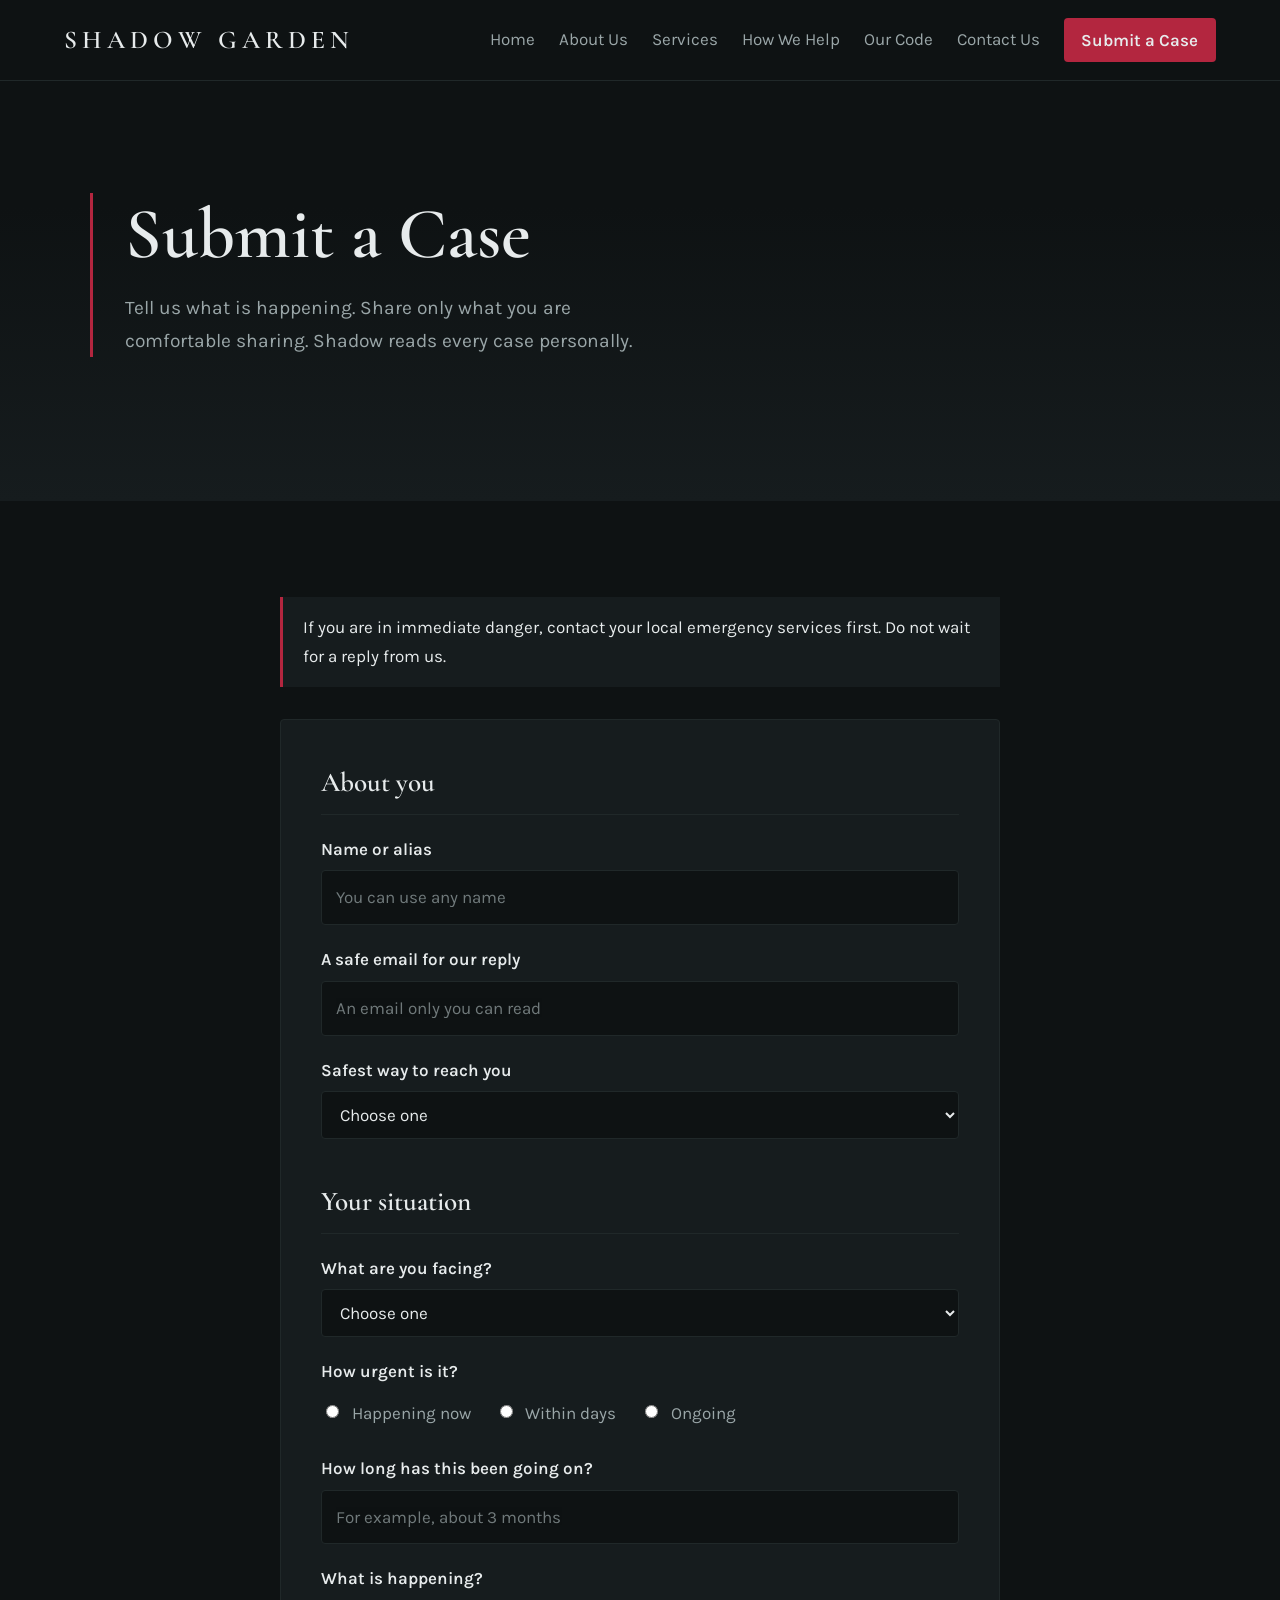
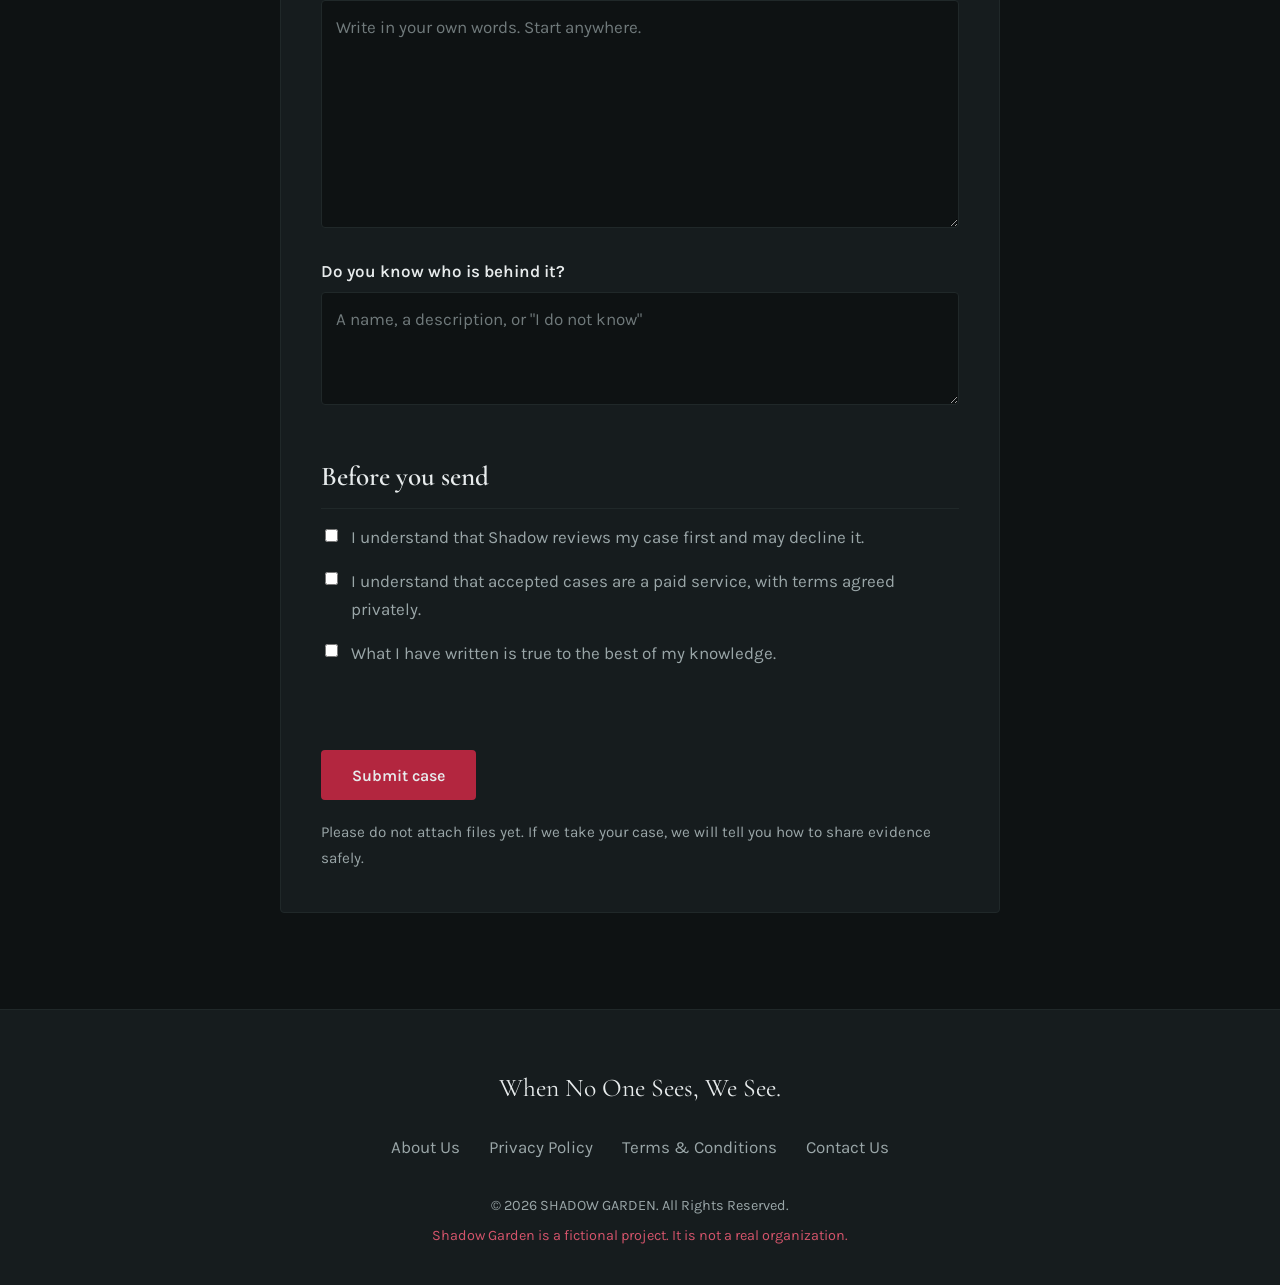
<file: submit-case.html>
<!DOCTYPE html>
<html lang="en">
<head>
    <meta charset="UTF-8">
    <meta name="viewport" content="width=device-width, initial-scale=1.0">
    <meta name="description" content="Submit a case to SHADOW GARDEN. Fictional project.">
    <title>Submit a Case | SHADOW GARDEN</title>
    <link rel="preconnect" href="https://fonts.googleapis.com">
    <link rel="preconnect" href="https://fonts.gstatic.com" crossorigin>
    <link href="https://fonts.googleapis.com/css2?family=Cormorant+Garamond:wght@500;600&family=Karla:wght@400;600&display=swap" rel="stylesheet">
    <link rel="stylesheet" href="css/style.css">
</head>
<body>

    <header class="site-header">
        <a class="logo" href="index.html" aria-label="SHADOW GARDEN home">SHADOW GARDEN</a>

        <nav class="main-nav" aria-label="Main navigation">
            <a href="index.html">Home</a>
            <a href="aboutus.html">About Us</a>
            <a href="services.html">Services</a>
            <a href="how-we-help.html">How We Help</a>
            <a href="our-code.html">Our Code</a>
            <a href="contact.html">Contact Us</a>
            <a class="nav-cta" href="submit-case.html" aria-current="page">Submit a Case</a>
        </nav>
    </header>

    <main>

        <section class="page-hero">
            <div class="hero-inner">
                <h1>Submit a Case</h1>
                <p class="hero-text">
                    Tell us what is happening. Share only what you are comfortable
                    sharing. Shadow reads every case personally.
                </p>
            </div>
        </section>

        <section class="contact-section">
            <div class="container narrow">

                <p class="emergency-note">
                    If you are in immediate danger, contact your local emergency
                    services first. Do not wait for a reply from us.
                </p>

                <form class="contact-form case-form" action="#" method="post">

                    <fieldset>
                        <legend>About you</legend>

                        <label for="alias">Name or alias</label>
                        <input type="text" id="alias" name="alias" placeholder="You can use any name" required>

                        <label for="email">A safe email for our reply</label>
                        <input type="email" id="email" name="email" placeholder="An email only you can read" required>

                        <label for="contact-method">Safest way to reach you</label>
                        <select id="contact-method" name="contact_method" required>
                            <option value="" disabled selected>Choose one</option>
                            <option value="email">Email only</option>
                            <option value="phone">Phone call</option>
                            <option value="message">Text or app message</option>
                            <option value="other">Other, I will explain later</option>
                        </select>
                    </fieldset>

                    <fieldset>
                        <legend>Your situation</legend>

                        <label for="case-type">What are you facing?</label>
                        <select id="case-type" name="case_type" required>
                            <option value="" disabled selected>Choose one</option>
                            <option value="threat">Threats on my life</option>
                            <option value="harassment">Harassment or intimidation</option>
                            <option value="cyber">Cyber attack or leaked data</option>
                            <option value="blackmail">Blackmail or extortion</option>
                            <option value="abuse">Abuse, I need to escape</option>
                            <option value="other">Something else</option>
                        </select>

                        <p class="field-label">How urgent is it?</p>
                        <div class="choice-row">
                            <label class="choice"><input type="radio" name="urgency" value="now" required> Happening now</label>
                            <label class="choice"><input type="radio" name="urgency" value="soon"> Within days</label>
                            <label class="choice"><input type="radio" name="urgency" value="ongoing"> Ongoing</label>
                        </div>

                        <label for="since">How long has this been going on?</label>
                        <input type="text" id="since" name="since" placeholder="For example, about 3 months">

                        <label for="description">What is happening?</label>
                        <textarea id="description" name="description" rows="7" placeholder="Write in your own words. Start anywhere." required></textarea>

                        <label for="who">Do you know who is behind it?</label>
                        <textarea id="who" name="who" rows="3" placeholder="A name, a description, or &quot;I do not know&quot;"></textarea>
                    </fieldset>

                    <fieldset>
                        <legend>Before you send</legend>

                        <label class="choice check">
                            <input type="checkbox" name="agree_review" required>
                            I understand that Shadow reviews my case first and may decline it.
                        </label>

                        <label class="choice check">
                            <input type="checkbox" name="agree_paid" required>
                            I understand that accepted cases are a paid service, with terms agreed privately.
                        </label>

                        <label class="choice check">
                            <input type="checkbox" name="agree_truth" required>
                            What I have written is true to the best of my knowledge.
                        </label>
                    </fieldset>

                    <button class="btn btn-primary" type="submit">Submit case</button>

                    <p class="form-note">
                        Please do not attach files yet. If we take your case, we will
                        tell you how to share evidence safely.
                    </p>

                </form>

            </div>
        </section>

    </main>

    <footer class="site-footer">
        <p class="footer-tagline">When No One Sees, We See.</p>

        <nav class="footer-links" aria-label="Footer navigation">
            <a href="aboutus.html">About Us</a>
            <a href="privacy-policy.html">Privacy Policy</a>
            <a href="terms-and-conditions.html">Terms &amp; Conditions</a>
            <a href="contact.html">Contact Us</a>
        </nav>

        <p class="copyright">&copy; 2026 SHADOW GARDEN. All Rights Reserved.</p>
        <p class="fiction-note">Shadow Garden is a fictional project. It is not a real organization.</p>
    </footer>

</body>
</html>
</file>
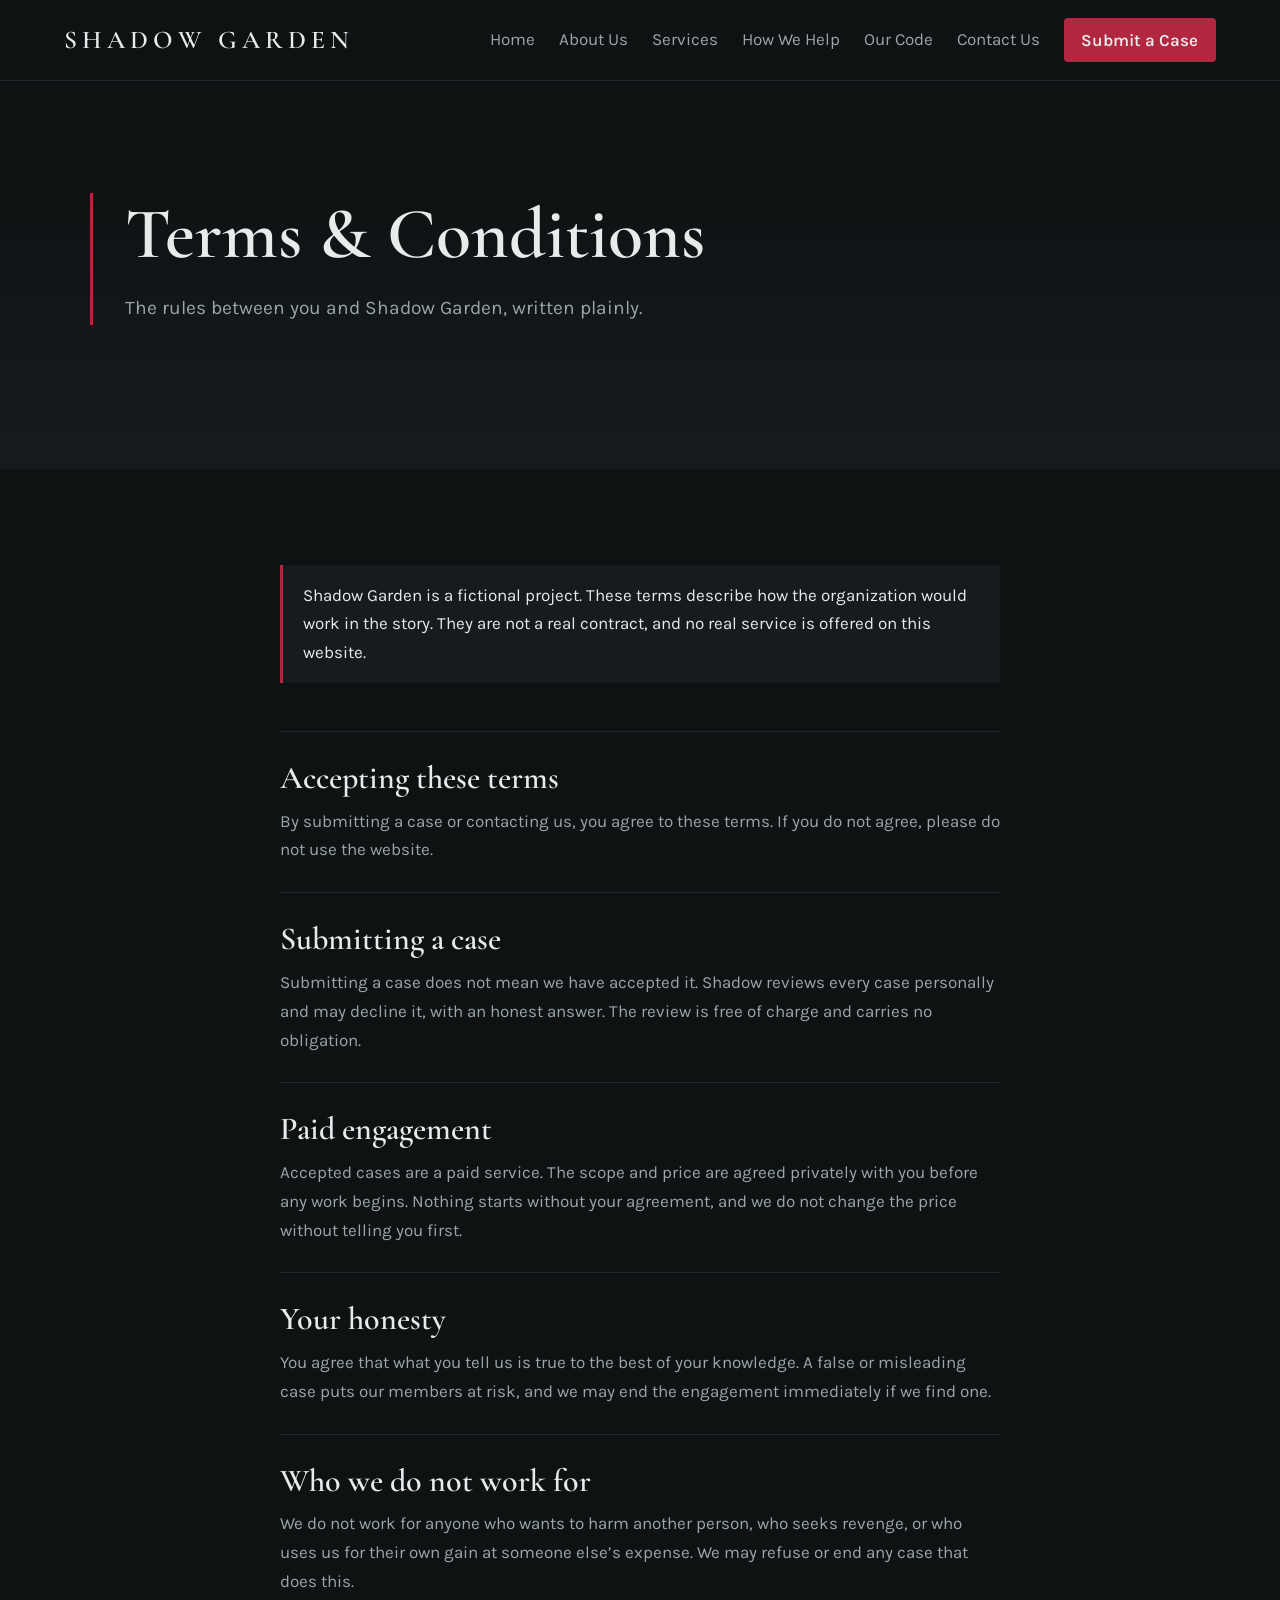
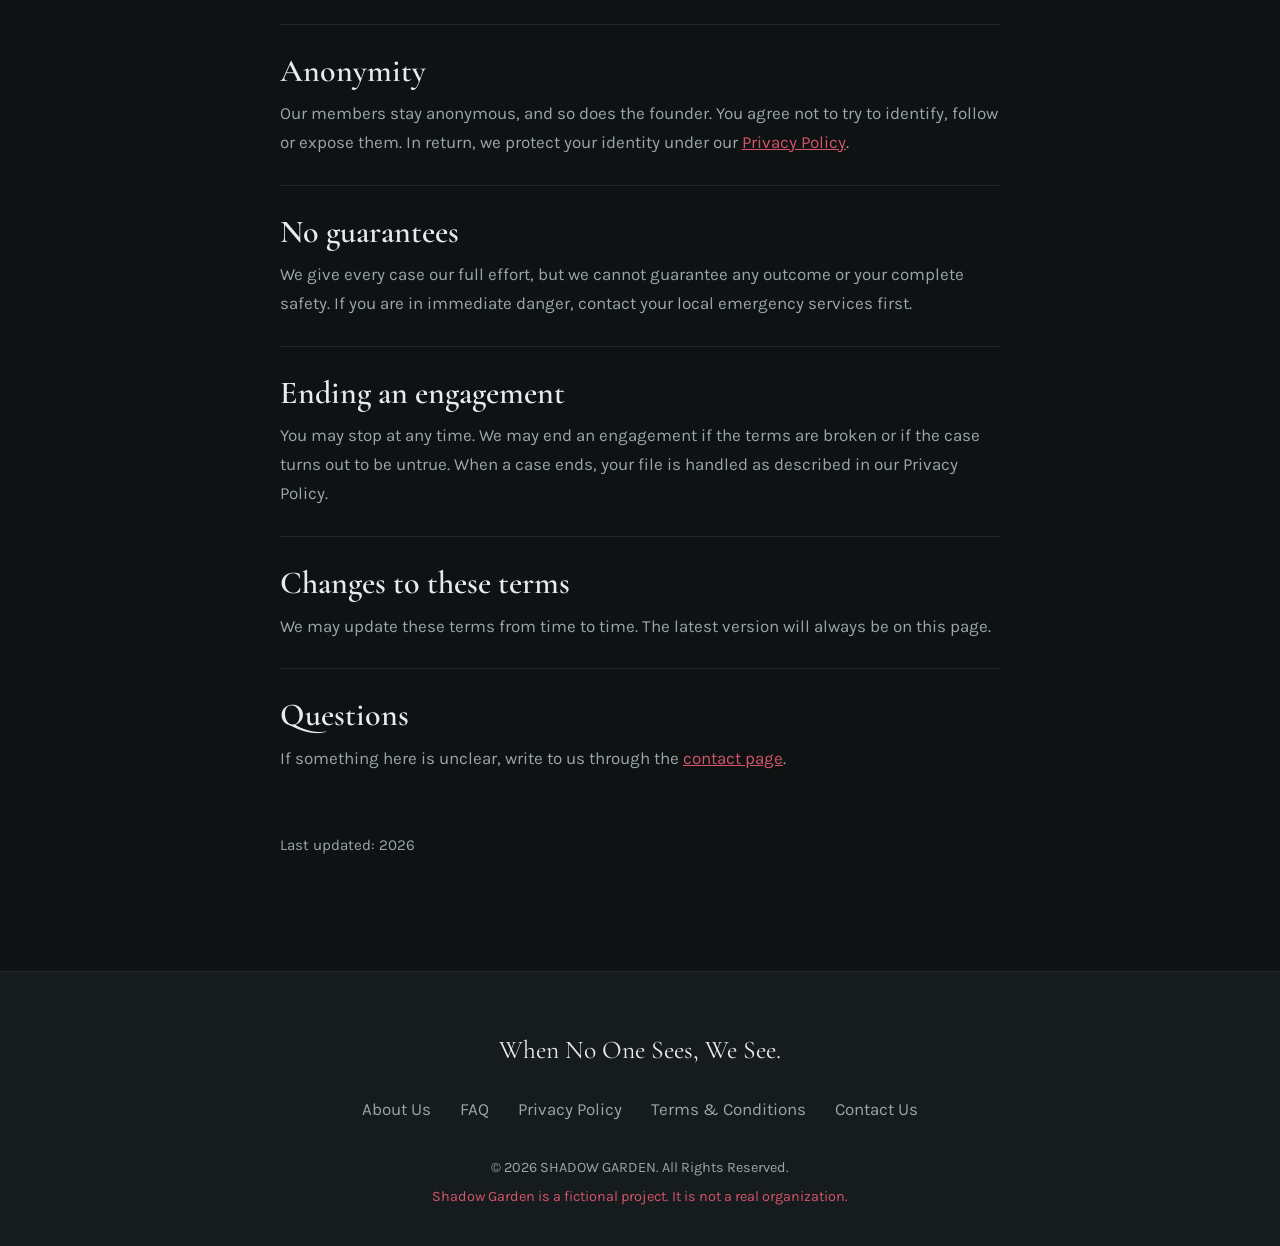
<file: terms-and-conditions.html>
<!DOCTYPE html>
<html lang="en">
<head>
    <meta charset="UTF-8">
    <meta name="viewport" content="width=device-width, initial-scale=1.0">
    <meta name="description" content="Terms and Conditions of SHADOW GARDEN. Fictional project.">
    <title>Terms &amp; Conditions | SHADOW GARDEN</title>
    <link rel="preconnect" href="https://fonts.googleapis.com">
    <link rel="preconnect" href="https://fonts.gstatic.com" crossorigin>
    <link href="https://fonts.googleapis.com/css2?family=Cormorant+Garamond:wght@500;600&family=Karla:wght@400;600&display=swap" rel="stylesheet">
    <link rel="stylesheet" href="css/style.css">
</head>
<body>

    <header class="site-header">
        <a class="logo" href="index.html" aria-label="SHADOW GARDEN home">SHADOW GARDEN</a>

        <nav class="main-nav" aria-label="Main navigation">
            <a href="index.html">Home</a>
            <a href="aboutus.html">About Us</a>
            <a href="services.html">Services</a>
            <a href="how-we-help.html">How We Help</a>
            <a href="our-code.html">Our Code</a>
            <a href="contact.html">Contact Us</a>
            <a class="nav-cta" href="submit-case.html">Submit a Case</a>
        </nav>
    </header>

    <main>

        <section class="page-hero">
            <div class="hero-inner">
                <h1>Terms &amp; Conditions</h1>
                <p class="hero-text">
                    The rules between you and Shadow Garden, written plainly.
                </p>
            </div>
        </section>

        <section class="legal-section">
            <div class="container narrow">

                <p class="case-disclaimer">
                    Shadow Garden is a fictional project. These terms describe how
                    the organization would work in the story. They are not a real
                    contract, and no real service is offered on this website.
                </p>

                <article class="legal-block">
                    <h2>Accepting these terms</h2>
                    <p>
                        By submitting a case or contacting us, you agree to these terms.
                        If you do not agree, please do not use the website.
                    </p>
                </article>

                <article class="legal-block">
                    <h2>Submitting a case</h2>
                    <p>
                        Submitting a case does not mean we have accepted it. Shadow reviews
                        every case personally and may decline it, with an honest answer.
                        The review is free of charge and carries no obligation.
                    </p>
                </article>

                <article class="legal-block">
                    <h2>Paid engagement</h2>
                    <p>
                        Accepted cases are a paid service. The scope and price are
                        agreed privately with you before any work begins. Nothing starts
                        without your agreement, and we do not change the price without telling you first.
                    </p>
                </article>

                <article class="legal-block">
                    <h2>Your honesty</h2>
                    <p>
                        You agree that what you tell us is true to the best of your
                        knowledge. A false or misleading case puts our members at risk,
                        and we may end the engagement immediately if we find one.
                    </p>
                </article>

                <article class="legal-block">
                    <h2>Who we do not work for</h2>
                    <p>
                        We do not work for anyone who wants to harm another person, who
                        seeks revenge, or who uses us for their own gain at someone
                        else&rsquo;s expense. We may refuse or end any case that does this.
                    </p>
                </article>

                <article class="legal-block">
                    <h2>Anonymity</h2>
                    <p>
                        Our members stay anonymous, and so does the founder. You agree
                        not to try to identify, follow or expose them. In return, we protect
                        your identity under our <a href="privacy-policy.html">Privacy Policy</a>.
                    </p>
                </article>

                <article class="legal-block">
                    <h2>No guarantees</h2>
                    <p>
                        We give every case our full effort, but we cannot guarantee
                        any outcome or your complete safety. If you are in immediate
                        danger, contact your local emergency services first.
                    </p>
                </article>

                <article class="legal-block">
                    <h2>Ending an engagement</h2>
                    <p>
                        You may stop at any time. We may end an engagement if the terms
                        are broken or if the case turns out to be untrue. When a case ends,
                        your file is handled as described in our Privacy Policy.
                    </p>
                </article>

                <article class="legal-block">
                    <h2>Changes to these terms</h2>
                    <p>
                        We may update these terms from time to time. The latest
                        version will always be on this page.
                    </p>
                </article>

                <article class="legal-block">
                    <h2>Questions</h2>
                    <p>
                        If something here is unclear, write to us through the
                        <a href="contact.html">contact page</a>.
                    </p>
                </article>

                <p class="legal-date">Last updated: 2026</p>

            </div>
        </section>

    </main>

    <footer class="site-footer">
        <p class="footer-tagline">When No One Sees, We See.</p>

        <nav class="footer-links" aria-label="Footer navigation">
            <a href="aboutus.html">About Us</a>
            <a href="faq.html">FAQ</a>
            <a href="privacy-policy.html">Privacy Policy</a>
            <a href="terms-and-conditions.html">Terms &amp; Conditions</a>
            <a href="contact.html">Contact Us</a>
        </nav>

        <p class="copyright">&copy; 2026 SHADOW GARDEN. All Rights Reserved.</p>
        <p class="fiction-note">Shadow Garden is a fictional project. It is not a real organization.</p>
    </footer>

</body>
</html>
</file>
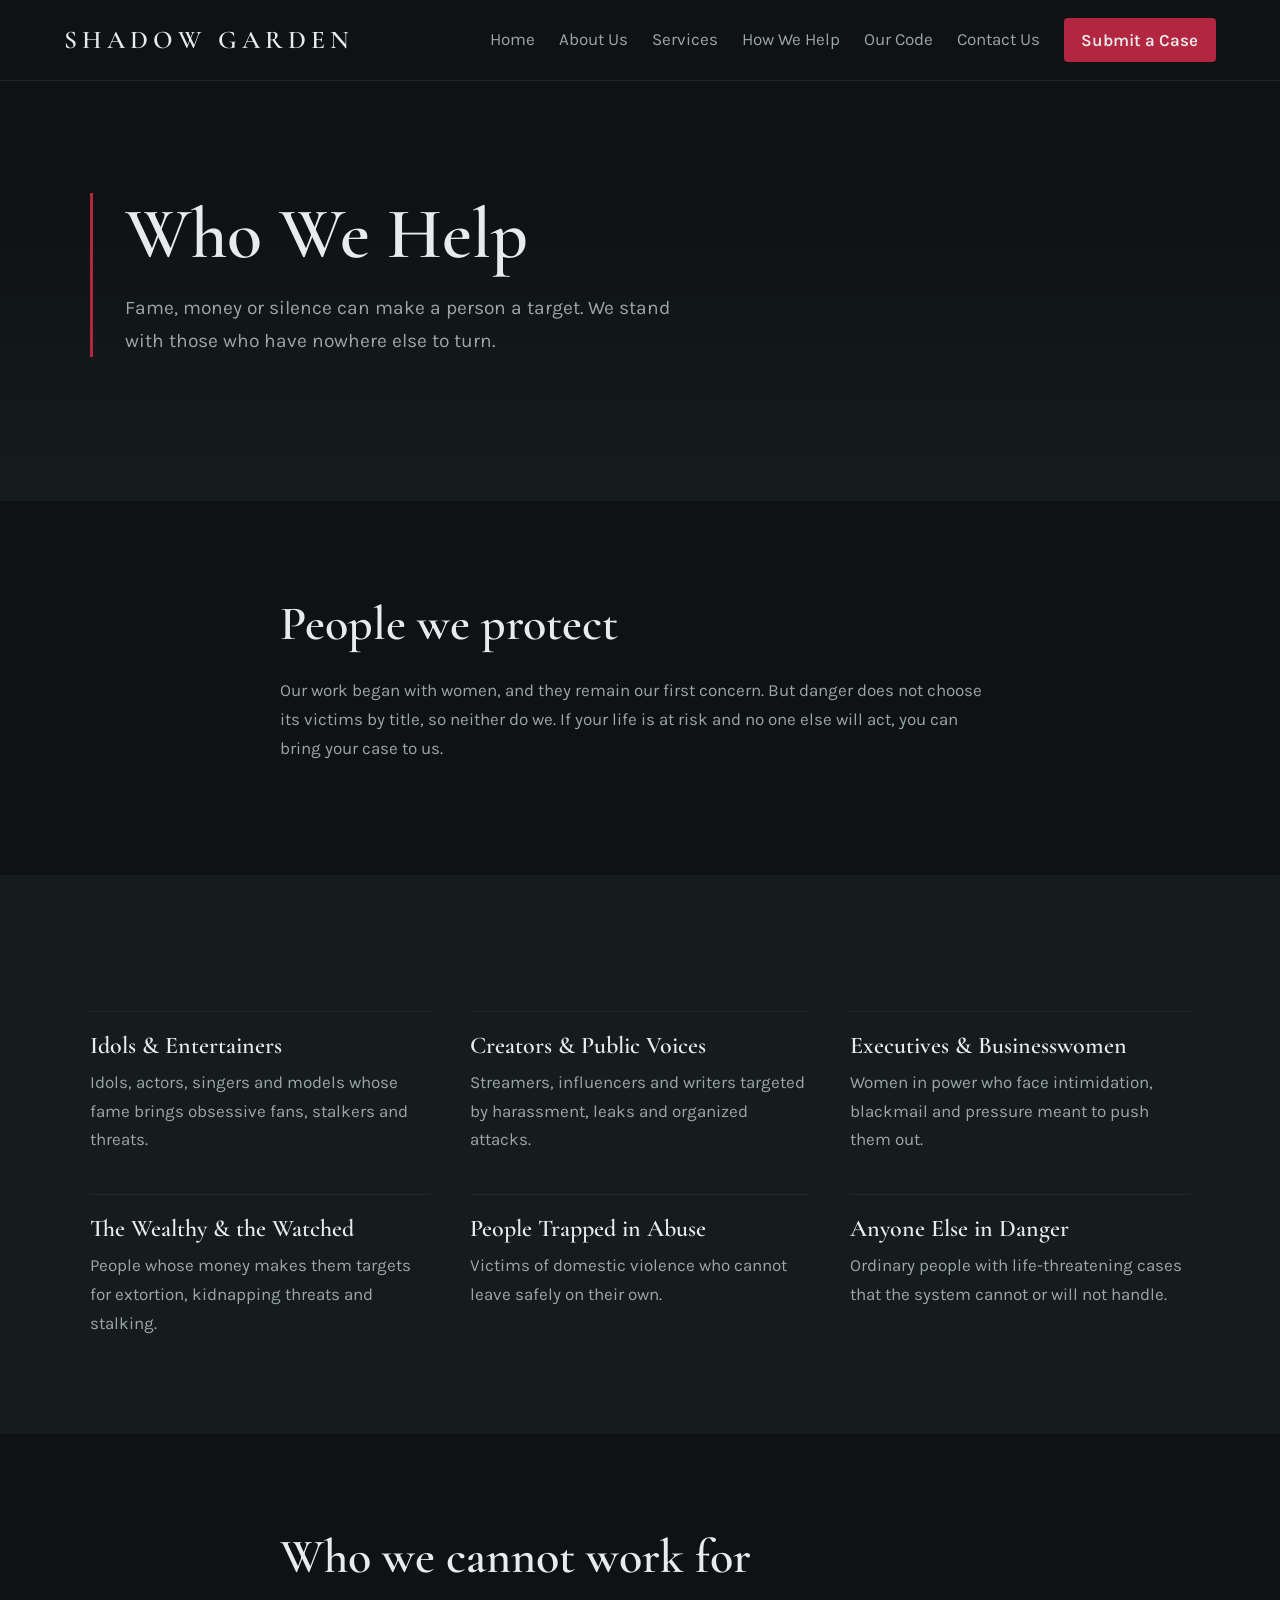
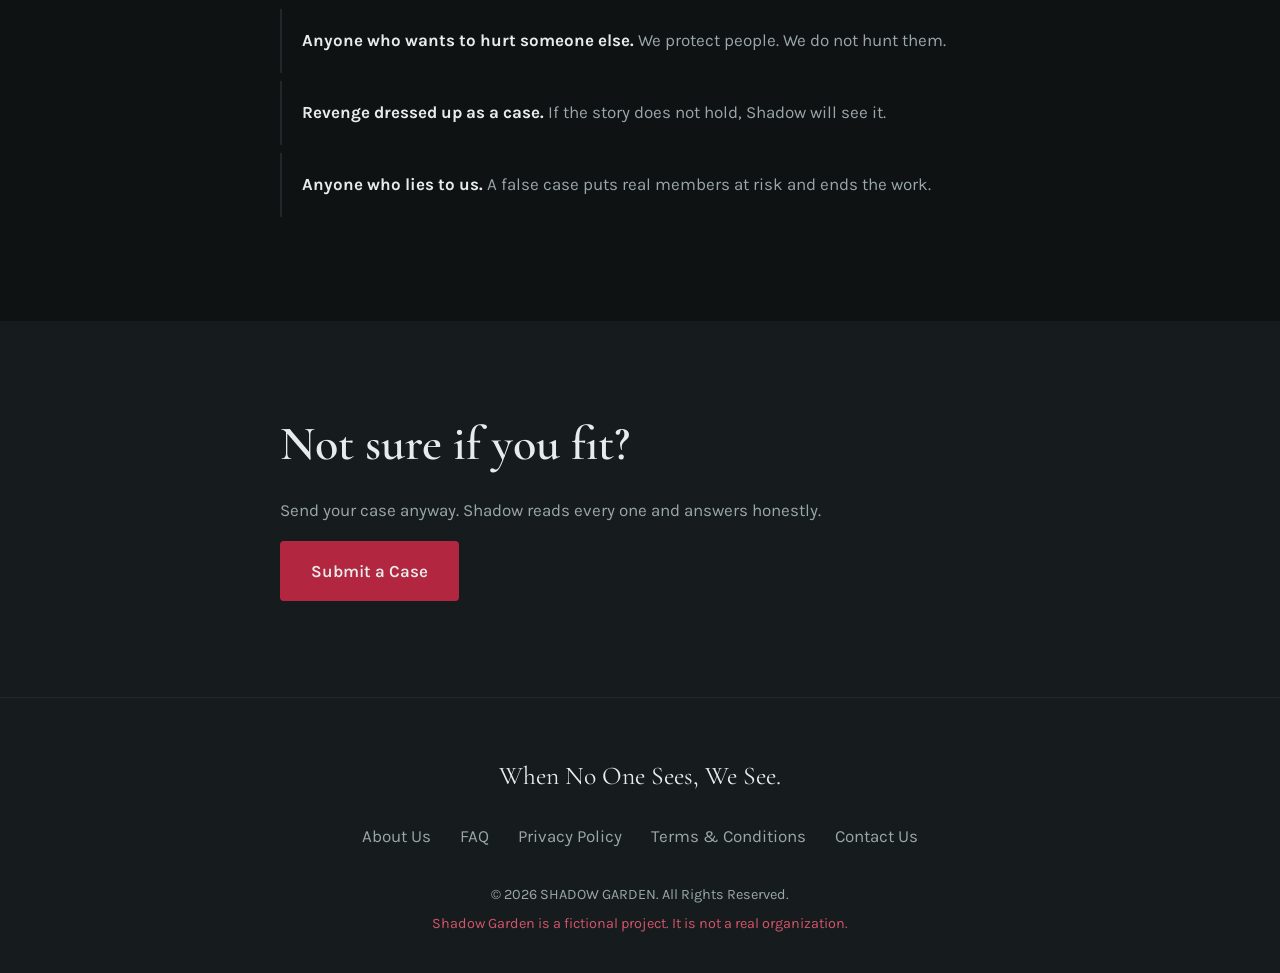
<file: who-we-help.html>
<!DOCTYPE html>
<html lang="en">
<head>
    <meta charset="UTF-8">
    <meta name="viewport" content="width=device-width, initial-scale=1.0">
    <meta name="description" content="Who SHADOW GARDEN protects, and who we cannot work for. Fictional project.">
    <title>Who We Help | SHADOW GARDEN</title>
    <link rel="preconnect" href="https://fonts.googleapis.com">
    <link rel="preconnect" href="https://fonts.gstatic.com" crossorigin>
    <link href="https://fonts.googleapis.com/css2?family=Cormorant+Garamond:wght@500;600&family=Karla:wght@400;600&display=swap" rel="stylesheet">
    <link rel="stylesheet" href="css/style.css">
</head>
<body>

    <header class="site-header">
        <a class="logo" href="index.html" aria-label="SHADOW GARDEN home">SHADOW GARDEN</a>

        <nav class="main-nav" aria-label="Main navigation">
            <a href="index.html">Home</a>
            <a href="aboutus.html">About Us</a>
            <a href="services.html">Services</a>
            <a href="how-we-help.html">How We Help</a>
            <a href="our-code.html">Our Code</a>
            <a href="contact.html">Contact Us</a>
            <a class="nav-cta" href="submit-case.html">Submit a Case</a>
        </nav>
    </header>

    <main>

        <section class="page-hero">
            <div class="hero-inner">
                <h1>Who We Help</h1>
                <p class="hero-text">
                    Fame, money or silence can make a person a target.
                    We stand with those who have nowhere else to turn.
                </p>
            </div>
        </section>

        <section class="about">
            <div class="container narrow">
                <h2>People we protect</h2>
                <p>
                    Our work began with women, and they remain our first concern.
                    But danger does not choose its victims by title, so neither do we.
                    If your life is at risk and no one else will act, you can bring your case to us.
                </p>
            </div>
        </section>

        <section class="services">
            <div class="container">
                <div class="service-grid">

                    <article class="service">
                        <h3>Idols &amp; Entertainers</h3>
                        <p>Idols, actors, singers and models whose fame brings obsessive fans, stalkers and threats.</p>
                    </article>

                    <article class="service">
                        <h3>Creators &amp; Public Voices</h3>
                        <p>Streamers, influencers and writers targeted by harassment, leaks and organized attacks.</p>
                    </article>

                    <article class="service">
                        <h3>Executives &amp; Businesswomen</h3>
                        <p>Women in power who face intimidation, blackmail and pressure meant to push them out.</p>
                    </article>

                    <article class="service">
                        <h3>The Wealthy &amp; the Watched</h3>
                        <p>People whose money makes them targets for extortion, kidnapping threats and stalking.</p>
                    </article>

                    <article class="service">
                        <h3>People Trapped in Abuse</h3>
                        <p>Victims of domestic violence who cannot leave safely on their own.</p>
                    </article>

                    <article class="service">
                        <h3>Anyone Else in Danger</h3>
                        <p>Ordinary people with life-threatening cases that the system cannot or will not handle.</p>
                    </article>

                </div>
            </div>
        </section>

        <section class="code">
            <div class="container narrow">
                <h2>Who we cannot work for</h2>
                <ul class="code-list">
                    <li><strong>Anyone who wants to hurt someone else.</strong> We protect people. We do not hunt them.</li>
                    <li><strong>Revenge dressed up as a case.</strong> If the story does not hold, Shadow will see it.</li>
                    <li><strong>Anyone who lies to us.</strong> A false case puts real members at risk and ends the work.</li>
                </ul>
            </div>
        </section>

        <section class="founder">
            <div class="container narrow">
                <h2>Not sure if you fit?</h2>
                <p>Send your case anyway. Shadow reads every one and answers honestly.</p>
                <a class="btn btn-primary" href="submit-case.html">Submit a Case</a>
            </div>
        </section>

    </main>

    <footer class="site-footer">
        <p class="footer-tagline">When No One Sees, We See.</p>

        <nav class="footer-links" aria-label="Footer navigation">
            <a href="aboutus.html">About Us</a>
            <a href="faq.html">FAQ</a>
            <a href="privacy-policy.html">Privacy Policy</a>
            <a href="terms-and-conditions.html">Terms &amp; Conditions</a>
            <a href="contact.html">Contact Us</a>
        </nav>

        <p class="copyright">&copy; 2026 SHADOW GARDEN. All Rights Reserved.</p>
        <p class="fiction-note">Shadow Garden is a fictional project. It is not a real organization.</p>
    </footer>

</body>
</html>
</file>
<file: css/style.css>
/* ===== SHADOW GARDEN - style.css ===== */

/* 1. Colors and fonts (change here, whole site changes) */
:root {
    --ink: #0e1213;
    --soil: #161c1e;
    --fog: #202829;
    --moon: #e7ebec;
    --ash: #9aa6a8;
    --crimson: #b3263f;
    --crimson-light: #d4546b;

    --font-display: "Cormorant Garamond", Georgia, serif;
    --font-body: "Karla", "Segoe UI", Arial, sans-serif;
}

/* 2. Reset */
*, *::before, *::after { box-sizing: border-box; }
html { scroll-behavior: smooth; }
body {
    margin: 0;
    font-family: var(--font-body);
    font-size: 1.0625rem;
    line-height: 1.7;
    color: var(--moon);
    background: var(--ink);
}
a { color: inherit; }
:focus-visible { outline: 3px solid var(--crimson-light); outline-offset: 3px; }

/* 3. Common layout */
.container { width: min(1100px, 90%); margin-inline: auto; }
.container.narrow { width: min(720px, 90%); }

h1, h2, h3 { font-family: var(--font-display); font-weight: 600; line-height: 1.15; margin: 0; }
h2 { font-size: clamp(2rem, 5vw, 3rem); margin-bottom: 1.5rem; }
h3 { font-size: 1.5rem; margin-bottom: .5rem; }
p { margin: 0 0 1rem; color: var(--ash); }

/* 4. Header and navigation */
.site-header {
    display: flex;
    flex-wrap: wrap;
    align-items: center;
    justify-content: space-between;
    gap: 1rem 2rem;
    padding: 1.1rem 5%;
    background: var(--ink);
    border-bottom: 1px solid var(--fog);
    position: sticky;
    top: 0;
    z-index: 10;
}
.logo {
    font-family: var(--font-display);
    font-size: 1.6rem;
    font-weight: 600;
    letter-spacing: .2em;
    text-decoration: none;
}
.main-nav { display: flex; flex-wrap: wrap; align-items: center; gap: .4rem 1.5rem; }
.main-nav a {
    text-decoration: none;
    color: var(--ash);
    padding: .3rem 0;
    border-bottom: 2px solid transparent;
}
.main-nav a:hover,
.main-nav a[aria-current="page"] { color: var(--moon); border-bottom-color: var(--crimson); }
.main-nav .nav-cta {
    background: var(--crimson);
    color: var(--moon);
    font-weight: 600;
    padding: .5rem 1.1rem;
    border-radius: 4px;
    border-bottom: none;
}
.main-nav .nav-cta:hover { background: var(--crimson-light); }

/* 5. Hero */
.hero {
    padding: clamp(5rem, 15vw, 11rem) 5%;
    background:
        radial-gradient(circle at 82% 22%, rgba(231, 235, 236, .10) 0, rgba(231, 235, 236, 0) 18%),
        linear-gradient(to top, var(--soil) 0, var(--ink) 60%);
}
.hero-inner {
    width: min(1100px, 100%);
    margin-inline: auto;
    padding-left: clamp(1rem, 3vw, 2rem);
    border-left: 3px solid var(--crimson);
}
.hero h1 { font-size: clamp(3rem, 9vw, 6.5rem); max-width: 11ch; margin-bottom: 1.5rem; }
.hero-text { max-width: 50ch; font-size: 1.2rem; margin-bottom: 2rem; }
.hero-actions { display: flex; flex-wrap: wrap; gap: 1rem; }

.btn {
    display: inline-block;
    padding: .85rem 1.8rem;
    border-radius: 4px;
    font-weight: 600;
    text-decoration: none;
    border: 2px solid var(--crimson);
    transition: background .2s, border-color .2s;
}
.btn-primary { background: var(--crimson); color: var(--moon); }
.btn-primary:hover { background: var(--crimson-light); border-color: var(--crimson-light); }
.btn-ghost { color: var(--moon); }
.btn-ghost:hover { background: var(--crimson); }

/* 6. Who we are */
.about { padding: clamp(3.5rem, 8vw, 6rem) 0; }

/* 7. Services */
.services { background: var(--soil); padding: clamp(3.5rem, 8vw, 6rem) 0; }
.service-grid {
    display: grid;
    grid-template-columns: repeat(auto-fit, minmax(280px, 1fr));
    gap: 2.5rem 2.5rem;
    margin-top: 2.5rem;
}
.service { border-top: 1px solid var(--fog); padding-top: 1.25rem; }
.service:hover { border-top-color: var(--crimson); }
.service p { margin: 0; }

/* 8. Our code */
.code { padding: clamp(3.5rem, 8vw, 6rem) 0; }
.code-list { list-style: none; margin: 0; padding: 0; }
.code-list li {
    padding: 1.1rem 0 1.1rem 1.25rem;
    border-left: 2px solid var(--fog);
    color: var(--ash);
    margin-bottom: .5rem;
}
.code-list li:hover { border-left-color: var(--crimson); }
.code-list strong { color: var(--moon); }

/* 9. Footer */
.site-footer {
    background: var(--soil);
    border-top: 1px solid var(--fog);
    text-align: center;
    padding: 3.5rem 5% 2rem;
}
.footer-tagline { font-family: var(--font-display); font-size: 1.6rem; color: var(--moon); margin-bottom: 1.5rem; }
.footer-links { display: flex; flex-wrap: wrap; justify-content: center; gap: .5rem 1.8rem; margin-bottom: 2rem; }
.footer-links a { color: var(--ash); text-decoration: none; }
.footer-links a:hover { color: var(--moon); text-decoration: underline; text-decoration-color: var(--crimson); }
.copyright, .fiction-note { font-size: .9rem; margin: 0 0 .3rem; }
.fiction-note { color: var(--crimson-light); }

/* 10. Mobile */
@media (max-width: 700px) {
    .site-header { position: static; justify-content: center; text-align: center; }
    .main-nav { justify-content: center; }
}

/* 11. Reduced motion */
@media (prefers-reduced-motion: reduce) {
    html { scroll-behavior: auto; }
    * { transition: none !important; }
}

/* 8b. Inner pages (About Us etc.) */
.page-hero {
    padding: clamp(4rem, 10vw, 7rem) 5%;
    background: linear-gradient(to top, var(--soil) 0, var(--ink) 70%);
}
.page-hero .hero-inner { width: min(1100px, 100%); margin-inline: auto; padding-left: clamp(1rem, 3vw, 2rem); border-left: 3px solid var(--crimson); }
.page-hero h1 { font-size: clamp(2.6rem, 7vw, 4.5rem); margin-bottom: 1rem; }

.founder { background: var(--soil); padding: clamp(3.5rem, 8vw, 6rem) 0; }
.founder-note {
    font-family: var(--font-display);
    font-size: 1.6rem;
    color: var(--moon);
    border-left: 3px solid var(--crimson);
    padding-left: 1rem;
    margin: 2rem 0;
}

/* 8c. Services page */
.services-list { padding: clamp(3.5rem, 8vw, 6rem) 0; }
.service-detail {
    display: grid;
    grid-template-columns: 1fr;
    gap: 1rem 3rem;
    padding: 2.5rem 0;
    border-top: 1px solid var(--fog);
}
.service-detail:first-child { border-top: none; padding-top: 0; }
.service-detail h2 { font-size: clamp(1.7rem, 4vw, 2.3rem); margin-bottom: .5rem; }
.service-detail p { max-width: 55ch; margin: 0; }
.service-detail ul { list-style: none; margin: 0; padding: 0; }
.service-detail li {
    padding: .5rem 0 .5rem 1rem;
    border-left: 2px solid var(--fog);
    color: var(--ash);
}
.service-detail:hover li { border-left-color: var(--crimson); }

@media (min-width: 800px) {
    .service-detail { grid-template-columns: 1.2fr 1fr; align-items: start; }
    .service-detail h2 { grid-column: 1; }
    .service-detail p { grid-column: 1; }
    .service-detail ul { grid-column: 2; grid-row: 1 / span 2; }
}

/* 8d. How We Help page (numbered steps) */
.steps-section { padding: clamp(3.5rem, 8vw, 6rem) 0; }
.steps { list-style: none; margin: 0; padding: 0; counter-reset: step; }
.steps li {
    counter-increment: step;
    position: relative;
    padding: 0 0 2.5rem 4rem;
    border-left: 1px solid var(--fog);
    margin-left: 1.25rem;
}
.steps li:last-child { padding-bottom: 0; border-left-color: transparent; }
.steps li::before {
    content: counter(step);
    position: absolute;
    left: -1.25rem;
    top: 0;
    width: 2.5rem;
    height: 2.5rem;
    display: grid;
    place-items: center;
    background: var(--ink);
    border: 2px solid var(--crimson);
    border-radius: 50%;
    font-family: var(--font-display);
    font-size: 1.3rem;
    color: var(--moon);
}
.steps h2 { font-size: clamp(1.5rem, 4vw, 2rem); margin-bottom: .5rem; }
.steps p { margin: 0; }

/* 8e. Our Code page */
.principles { padding: clamp(3.5rem, 8vw, 6rem) 0; }
.principle {
    padding: 1.75rem 0 1.75rem 1.5rem;
    border-left: 3px solid var(--fog);
    margin-bottom: 1.5rem;
}
.principle:hover { border-left-color: var(--crimson); }
.principle h2 { font-size: clamp(1.6rem, 4vw, 2.2rem); margin-bottom: .5rem; }
.principle p { margin: 0; }

/* 8f. Contact page */
.contact-section { padding: clamp(3.5rem, 8vw, 6rem) 0; }
.contact-grid { display: grid; grid-template-columns: 1fr; gap: 3rem; }
.contact-info h2, .contact-form h2 { font-size: clamp(1.7rem, 4vw, 2.3rem); }
.contact-block { border-left: 2px solid var(--fog); padding-left: 1.1rem; margin-bottom: 1.75rem; }
.contact-block:hover { border-left-color: var(--crimson); }
.contact-block p { margin: 0; }
.contact-block a { color: var(--crimson-light); }

.contact-form {
    background: var(--soil);
    border: 1px solid var(--fog);
    border-radius: 4px;
    padding: clamp(1.5rem, 4vw, 2.5rem);
}
.contact-form label { display: block; margin: 1.25rem 0 .4rem; font-weight: 600; }
.contact-form input,
.contact-form select,
.contact-form textarea {
    width: 100%;
    font: inherit;
    color: var(--moon);
    background: var(--ink);
    border: 1px solid var(--fog);
    border-radius: 4px;
    padding: .75rem .9rem;
}
.contact-form textarea { resize: vertical; }
.contact-form input::placeholder,
.contact-form textarea::placeholder { color: var(--ash); opacity: .7; }
.contact-form input:focus,
.contact-form select:focus,
.contact-form textarea:focus { border-color: var(--crimson); outline: none; }
.contact-form .btn { margin-top: 1.75rem; cursor: pointer; font-family: inherit; font-size: 1rem; }

@media (min-width: 850px) {
    .contact-grid { grid-template-columns: 1fr 1.1fr; align-items: start; }
}

/* 8g. Submit a Case page */
.emergency-note {
    border-left: 3px solid var(--crimson);
    background: var(--soil);
    color: var(--moon);
    padding: 1rem 1.25rem;
    margin-bottom: 2rem;
}

.case-form fieldset { border: none; margin: 0 0 2.5rem; padding: 0; }
.case-form legend {
    font-family: var(--font-display);
    font-size: 1.7rem;
    font-weight: 600;
    color: var(--moon);
    padding: 0 0 .5rem;
    width: 100%;
    border-bottom: 1px solid var(--fog);
}
.case-form .field-label { font-weight: 600; color: var(--moon); margin: 1.25rem 0 .4rem; }

.choice-row { display: flex; flex-wrap: wrap; gap: .5rem 1.5rem; }
.case-form .choice {
    display: flex;
    align-items: flex-start;
    gap: .6rem;
    margin: .4rem 0;
    font-weight: 400;
    color: var(--ash);
    cursor: pointer;
}
.case-form .choice input { width: auto; margin-top: .35rem; accent-color: var(--crimson); }
.case-form .choice.check { margin: .9rem 0; }

.form-note { font-size: .95rem; margin: 1.25rem 0 0; }

/* 8h. FAQ page */
.faq-section { padding: clamp(3.5rem, 8vw, 6rem) 0; }
.faq-list details { border-top: 1px solid var(--fog); }
.faq-list details:last-child { border-bottom: 1px solid var(--fog); }

.faq-list summary {
    list-style: none;
    cursor: pointer;
    display: flex;
    justify-content: space-between;
    align-items: center;
    gap: 1.5rem;
    padding: 1.4rem 0;
    font-family: var(--font-display);
    font-size: clamp(1.35rem, 3.5vw, 1.7rem);
    font-weight: 600;
    color: var(--moon);
}
.faq-list summary::-webkit-details-marker { display: none; }
.faq-list summary::after {
    content: "+";
    flex-shrink: 0;
    font-family: var(--font-body);
    font-size: 1.6rem;
    color: var(--crimson-light);
}
.faq-list details[open] summary::after { content: "\2212"; }
.faq-list summary:hover { color: var(--crimson-light); }

.faq-list details p { max-width: 60ch; margin: 0 0 1.5rem; }

/* 8i. Shadow page (hero with artwork) */
.shadow-hero {
    padding: clamp(3rem, 8vw, 6rem) 5%;
    background: linear-gradient(to top, var(--soil) 0, var(--ink) 70%);
}
.shadow-hero-grid {
    width: min(1100px, 100%);
    margin-inline: auto;
    display: grid;
    grid-template-columns: 1fr;
    gap: 2.5rem;
    align-items: center;
}
.shadow-hero-text { border-left: 3px solid var(--crimson); padding-left: clamp(1rem, 3vw, 2rem); }
.shadow-hero-text h1 { font-size: clamp(3.5rem, 11vw, 7rem); margin-bottom: 1rem; }

.shadow-art { max-width: 420px; width: 100%; margin-inline: auto; }
.shadow-art svg { display: block; width: 100%; height: auto; }

/* colors of the drawing */
.art-glow   { fill: var(--moon); opacity: .07; }
.art-moon   { fill: var(--moon); opacity: .9; }
.art-stem   { fill: none; stroke: #0a0e0f; stroke-width: 5; stroke-linecap: round; }
.art-leaf   { fill: #0a0e0f; }
.art-cloak  { fill: #080b0c; }
.art-face   { fill: #000; stroke: var(--crimson); stroke-width: 1.5; }
.art-ground { fill: #080b0c; }

@media (min-width: 850px) {
    .shadow-hero-grid { grid-template-columns: 1.2fr 1fr; }
}

/* 8j. Case Studies page */
.cases-section { padding: clamp(3.5rem, 8vw, 6rem) 0; }

.case-disclaimer {
    border-left: 3px solid var(--crimson);
    background: var(--soil);
    color: var(--moon);
    padding: 1rem 1.25rem;
    margin-bottom: 3rem;
}

.case {
    padding: 2.5rem 0;
    border-top: 1px solid var(--fog);
}
.case:last-child { border-bottom: 1px solid var(--fog); }
.case h2 { font-size: clamp(1.8rem, 4.5vw, 2.5rem); margin-bottom: .3rem; }
.case-type { color: var(--crimson-light); font-weight: 600; margin-bottom: 1.5rem; }
.case p strong { color: var(--moon); }

/* 8k. Legal pages (Privacy Policy, Terms) */
.legal-section { padding: clamp(3.5rem, 8vw, 6rem) 0; }
.legal-block { padding: 1.75rem 0; border-top: 1px solid var(--fog); }
.legal-block h2 { font-size: clamp(1.5rem, 4vw, 2rem); margin-bottom: .6rem; }
.legal-block p { margin: 0; }
.legal-block a { color: var(--crimson-light); }
.legal-date { margin-top: 2rem; font-size: .95rem; }
</file>
